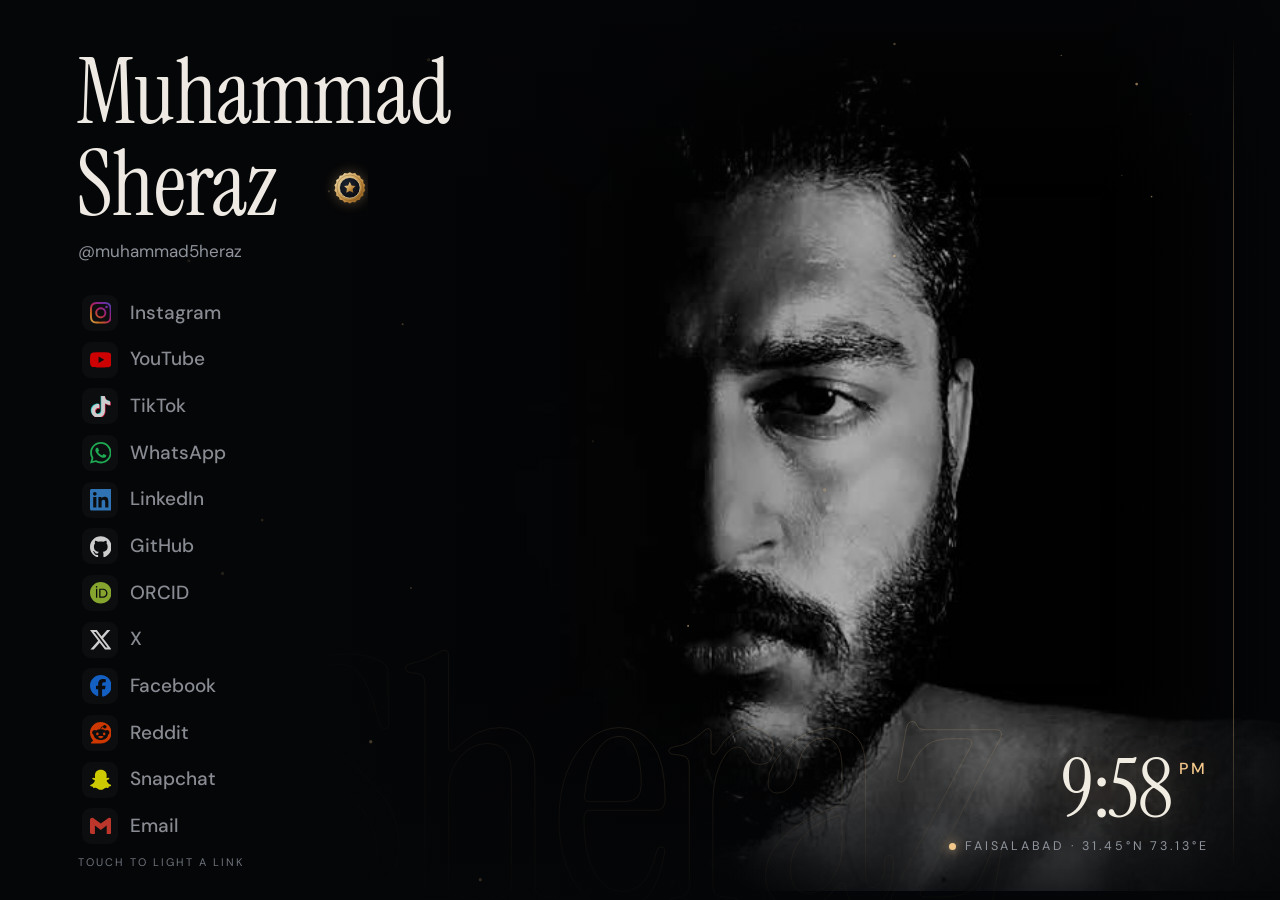
<file: index.html>
<!doctype html>
<html lang="en">
<head>
<meta charset="utf-8">
<meta name="viewport" content="width=device-width, initial-scale=1, viewport-fit=cover">
<meta name="color-scheme" content="dark">
<meta name="theme-color" content="#050608">
<title>Muhammad Sheraz</title>
<meta name="description" content="Muhammad Sheraz. Instagram, YouTube, TikTok, WhatsApp, LinkedIn, GitHub, ORCID and more, all in one place.">
<meta property="og:title" content="Muhammad Sheraz">
<meta property="og:description" content="Every link in one place.">
<meta property="og:image" content="assets/portrait.jpg">
<link rel="icon" href="data:image/svg+xml,%3Csvg xmlns='http://www.w3.org/2000/svg' viewBox='0 0 32 32'%3E%3Crect width='32' height='32' rx='9' fill='%23050608'/%3E%3Ccircle cx='16' cy='16' r='9' fill='none' stroke='%23F3C98B' stroke-width='2'/%3E%3C/svg%3E">
<link rel="preconnect" href="https://fonts.googleapis.com"><link rel="preconnect" href="https://fonts.gstatic.com" crossorigin><link href="https://fonts.googleapis.com/css2?family=Instrument+Serif:ital@0;1&family=DM+Sans:wght@400;500&display=swap" rel="stylesheet">
<style>
@property --bc{syntax:'<color>';inherits:true;initial-value:#E1306C}
*{box-sizing:border-box;margin:0;padding:0;-webkit-tap-highlight-color:transparent}
html,body{height:100%;background:#050608;color:#EEEAE3;font:16px/1.4 'DM Sans',system-ui,sans-serif;overflow:hidden;overscroll-behavior:none}
svg{display:block}
a{color:inherit;text-decoration:none}
.stage{position:fixed;inset:0;overflow:hidden}
/* photo */
.bg{position:absolute;left:calc(72vw - 38.2dvh);top:-40dvh;width:79.6dvh;height:136dvh;object-fit:fill;
  animation:bgIn 2.2s cubic-bezier(.2,.7,.2,1) both,breathe 14s ease-in-out 2.2s infinite alternate;will-change:transform}
@keyframes bgIn{from{opacity:0;transform:scale(1.12)}to{opacity:1;transform:scale(1)}}
@keyframes breathe{from{transform:scale(1)}to{transform:scale(1.035) translate(-.4%,.3%)}}
.vig{position:absolute;inset:0;pointer-events:none;
  background:linear-gradient(90deg,#050608 0%,rgba(5,6,8,.82) 34%,rgba(5,6,8,0) 64%),
  linear-gradient(180deg,rgba(5,6,8,.92) 0%,rgba(5,6,8,0) 26%,rgba(5,6,8,0) 80%,rgba(5,6,8,.95) 100%),linear-gradient(180deg,transparent 90%,#050608 96.5%)}
.beam{position:absolute;left:0;top:0;width:min(80vw,900px);height:150px;pointer-events:none;mix-blend-mode:screen;opacity:0;
  background:radial-gradient(ellipse at 0% 50%,color-mix(in srgb,var(--bc) 46%,transparent),transparent 66%);filter:blur(12px);
  transition:transform .8s cubic-bezier(.2,.8,.2,1),--bc .8s ease,opacity .8s;transform:translate(120px,0) rotate(-6deg);transform-origin:0 50%}
canvas{position:absolute;inset:0;width:100%;height:100%;pointer-events:none}
/* layout */
.wrap{position:absolute;inset:0;display:grid;grid-template-rows:auto auto auto minmax(0,1fr) auto;padding:max(14px,env(safe-area-inset-top)) 18px max(14px,env(safe-area-inset-bottom));max-width:100%}
.top{display:flex;justify-content:flex-end;padding:8px 6px 0}
.moon{display:flex;gap:8px;align-items:center;font-size:11.5px;letter-spacing:.14em;text-transform:uppercase;color:#BFB9AD;animation:fade 1.4s .9s both}
.moon i{width:8px;height:8px;border-radius:50%;background:#F3C98B;box-shadow:0 0 12px #F3C98B;animation:pulse 3s ease-in-out infinite}
@keyframes pulse{50%{opacity:.35}}
h1{font:400 clamp(34px,min(13.4vw,8.4dvh),56px)/.95 'Instrument Serif',serif;letter-spacing:-.01em;padding:clamp(6px,2dvh,18px) 6px 0}
h1 span{display:block;overflow:hidden;padding-bottom:.08em}
h1 span i{display:block;font-style:normal;animation:rise 1.1s cubic-bezier(.2,.8,.2,1) both}
h1 span:nth-child(1) i{animation-delay:.35s}h1 span:nth-child(2) i{animation-delay:.5s}
@keyframes rise{from{transform:translateY(105%);filter:blur(6px)}to{transform:none;filter:none}}
.sub{padding:6px 8px clamp(4px,1.6dvh,14px);color:#8F939B;font-size:14px;animation:fade 1.2s .8s both}
h1 span.l2{display:flex;align-items:center;width:max-content;max-width:100%}
.seal{position:relative;flex:none;display:block;width:.42em;min-width:26px;margin-left:.6em;margin-top:.08em;filter:drop-shadow(0 0 7px rgba(243,201,139,.35));opacity:.92;animation:sealIn 1.2s cubic-bezier(.2,.8,.2,1) 1.1s both;transition:transform .6s cubic-bezier(.2,.8,.2,1),filter .5s,opacity .4s;-webkit-tap-highlight-color:transparent}
.seal::after{content:"";position:absolute;inset:-14px}
.seal svg{display:block;width:100%;height:auto;animation:sealspin 40s linear infinite}
.seal .ssh{animation:sealsweep 6s ease-in-out 2.6s infinite}
.seal:hover,.seal:focus-visible{opacity:1;transform:rotate(72deg) scale(1.18);filter:drop-shadow(0 0 12px rgba(243,201,139,.7));outline:none}
@keyframes sealIn{from{opacity:0;transform:scale(.3) rotate(-120deg)}to{opacity:.92;transform:none}}
@keyframes sealspin{to{transform:rotate(360deg)}}
@keyframes sealsweep{0%,55%{transform:skewX(-20deg) translateX(0)}100%{transform:skewX(-20deg) translateX(260px)}}
@media (prefers-reduced-motion:reduce){.seal svg,.seal .ssh{animation:none}}
@keyframes fade{from{opacity:0}to{opacity:1}}
.list{position:relative;display:flex;flex-direction:column;justify-content:flex-start;min-height:0;align-self:stretch;gap:2px;width:min(230px,62vw)}
.row{position:relative;flex:1 1 0;max-height:46px;min-height:0;display:flex;align-items:center;gap:12px;padding:0 12px;border-radius:14px;color:#A9ADB4;opacity:0;
  animation:rowIn .8s cubic-bezier(.2,.8,.2,1) calc(.9s + var(--i)*.055s) forwards;transition:color .4s,background .5s,box-shadow .5s;outline:none}
@keyframes rowIn{from{opacity:0;transform:translateX(-18px)}to{opacity:.8;transform:none}}
.row .g{width:28px;height:28px;border-radius:9px;display:grid;place-items:center;background:rgba(255,255,255,.04);transition:background .4s,box-shadow .5s,transform .5s cubic-bezier(.2,.8,.2,1);flex:none}
.row .g svg{width:20px;height:20px}
.row b{font-weight:500;font-size:clamp(14px,2.1dvh,16px);transition:transform .5s cubic-bezier(.2,.8,.2,1)}
.row.lit{opacity:1!important;color:#fff;background:linear-gradient(90deg,color-mix(in srgb,var(--b) 30%,transparent),transparent 92%);box-shadow:inset 2px 0 0 var(--b)}
.row.lit .g{background:#0A0C0F;box-shadow:0 0 22px -2px var(--b);transform:scale(1.08)}
.row.lit b{transform:translateX(4px)}
.hint{text-align:center;padding-top:6px;font:400 11px 'DM Sans';letter-spacing:.18em;text-transform:uppercase;color:#6E737B;animation:fade 1.4s 2s both}
/* flood on tap */
.flood{position:fixed;width:20px;height:20px;border-radius:50%;margin:-10px 0 0 -10px;background:var(--bc);pointer-events:none;z-index:9;transform:scale(0);transition:transform .55s cubic-bezier(.6,0,.2,1)}
.flood.go{transform:scale(160)}
/* desktop */
.ghost,.clock2,.frame{display:none}
@media (min-aspect-ratio:1/1){
 .bg{left:calc(64vw - 52dvh);right:auto;top:-86dvh;width:108.2dvh;height:185dvh;object-fit:fill}
 .vig{background:linear-gradient(90deg,#050608 0%,#050608 24%,rgba(5,6,8,.6) 42%,rgba(5,6,8,0) 66%),linear-gradient(180deg,rgba(5,6,8,.65),rgba(5,6,8,0) 22%,rgba(5,6,8,0) 76%,rgba(5,6,8,.9)),linear-gradient(270deg,rgba(5,6,8,.85),rgba(5,6,8,0) 14%)}
 .wrap{position:absolute;right:auto;width:min(560px,42vw);padding-left:max(36px,5.5vw);padding-right:20px;padding-top:max(22px,3.5dvh);padding-bottom:max(22px,3.5dvh)}
 .top{height:0;padding:0;overflow:hidden;visibility:hidden}
 h1{font-size:clamp(44px,min(7vw,12dvh),104px);padding-left:6px}
 .sub{font-size:clamp(14px,1.9dvh,17px);padding-bottom:clamp(8px,3dvh,28px)}
 .list{width:min(300px,100%)}
 .row{max-height:54px}
 .row .g{width:clamp(28px,4.4dvh,36px);height:clamp(28px,4.4dvh,36px)}
 .row .g svg{width:60%;height:60%}
 .row b{font-size:clamp(15px,2.5dvh,19px)}
 .hint{text-align:left;padding-left:8px}
 .ghost{display:block;position:absolute;left:21vw;bottom:-3dvh;font:400 clamp(160px,27vw,480px)/.8 'Instrument Serif',serif;letter-spacing:-.03em;color:transparent;-webkit-text-stroke:1px rgba(243,201,139,.22);pointer-events:none;white-space:nowrap;animation:fade 3s 1.2s both}
 .frame{display:block;position:absolute;right:clamp(28px,3.6vw,64px);top:clamp(22px,3.5dvh,40px);bottom:clamp(22px,3.5dvh,40px);width:1px;background:linear-gradient(180deg,transparent,rgba(243,201,139,.35) 20%,rgba(243,201,139,.35) 80%,transparent);animation:fade 2s 1.4s both;pointer-events:none}
 .clock2{display:block;position:absolute;right:clamp(48px,5.6vw,96px);bottom:clamp(26px,5dvh,56px);text-align:right;animation:fade 2s 1.6s both}
 .clock2 .t{font:400 clamp(44px,9dvh,92px)/1 'Instrument Serif',serif;letter-spacing:-.02em;color:#F1ECE2;text-shadow:0 0 40px rgba(243,201,139,.25)}
 .clock2 .t small{font:500 clamp(12px,1.8dvh,16px) 'DM Sans';letter-spacing:.2em;color:#F3C98B;margin-left:8px;vertical-align:top;position:relative;top:.6em}
 .clock2 .p{margin-top:8px;font-size:clamp(10.5px,1.5dvh,12.5px);letter-spacing:.22em;text-transform:uppercase;color:#8F939B}
 .clock2 .p i{display:inline-block;width:7px;height:7px;border-radius:50%;background:#F3C98B;box-shadow:0 0 12px #F3C98B;margin-right:9px;animation:pulse 3s ease-in-out infinite}
}
@media (prefers-reduced-motion:reduce){
 *{animation-duration:.01ms!important;animation-delay:0s!important;animation-iteration-count:1!important;transition-duration:.01ms!important}
 canvas{display:none}
}
</style>
</head>
<body>
<svg width="0" height="0" style="position:absolute" aria-hidden="true"><defs><linearGradient id="igGrad" x1="0" y1="1" x2="1" y2="0"><stop offset="0" stop-color="#FEDA75"/><stop offset=".25" stop-color="#FA7E1E"/><stop offset=".5" stop-color="#D62976"/><stop offset=".75" stop-color="#962FBF"/><stop offset="1" stop-color="#4F5BD5"/></linearGradient></defs></svg>
<div class="stage" id="stage">
 <img class="bg" id="bg" src="assets/portrait.jpg" alt="Portrait of Muhammad Sheraz" fetchpriority="high">
 <div class="ghost" aria-hidden="true">Sheraz</div>
 <div class="vig"></div>
 <div class="beam" id="beam"></div>
 <canvas id="dust"></canvas>
 <div class="frame"></div>
 <div class="clock2" aria-hidden="true"><div class="t"><span id="t2">--:--</span><small id="ap">PM</small></div><div class="p"><i></i>Faisalabad &middot; 31.45&deg;N 73.13&deg;E</div></div>
 <main class="wrap">
  <div class="top"><div class="moon"><i></i><span id="clock">Faisalabad</span></div></div>
  <h1><span><i>Muhammad</i></span><span class="l2"><i>Sheraz</i><a class="seal" href="https://muhammad5heraz.github.io/portfolio/" rel="noopener" title="Portfolio" aria-label="Open my portfolio"><svg viewBox="0 0 120 120" aria-hidden="true"><defs><linearGradient id="sg" x1="0" y1="0" x2="1" y2="1"><stop offset="0" stop-color="#FFF1C9"/><stop offset=".3" stop-color="#F3CC86"/><stop offset=".65" stop-color="#C98F3E"/><stop offset="1" stop-color="#7E5219"/></linearGradient><radialGradient id="sc" cx=".35" cy=".3" r=".9"><stop offset="0" stop-color="#1D2433"/><stop offset="1" stop-color="#07090D"/></radialGradient><linearGradient id="ss" x1="0" y1="0" x2="1" y2="0"><stop offset="0" stop-color="#fff" stop-opacity="0"/><stop offset=".5" stop-color="#fff" stop-opacity=".8"/><stop offset="1" stop-color="#fff" stop-opacity="0"/></linearGradient><clipPath id="sk"><circle cx="60" cy="60" r="50"/></clipPath></defs><path d="M60.0,10.0 L68.0,14.7 L77.1,13.0 L83.0,20.2 L92.1,21.7 L95.2,30.4 L103.3,35.0 L103.2,44.3 L109.2,51.3 L106.0,60.0 L109.2,68.7 L103.2,75.7 L103.3,85.0 L95.2,89.6 L92.1,98.3 L83.0,99.8 L77.1,107.0 L68.0,105.3 L60.0,110.0 L52.0,105.3 L42.9,107.0 L37.0,99.8 L27.9,98.3 L24.8,89.6 L16.7,85.0 L16.8,75.7 L10.8,68.7 L14.0,60.0 L10.8,51.3 L16.8,44.3 L16.7,35.0 L24.8,30.4 L27.9,21.7 L37.0,20.2 L42.9,13.0 L52.0,14.7Z" fill="url(#sg)"/><circle cx="60" cy="60" r="41" fill="none" stroke="#6F4614" stroke-opacity=".55" stroke-width="2"/><circle cx="60" cy="60" r="33" fill="url(#sc)" stroke="#FFE7AE" stroke-width="2.4"/><path d="M60 41l5.6 11.6 12.7 1.8-9.2 9 2.2 12.7L60 70l-11.3 6 2.2-12.7-9.2-9 12.7-1.8z" fill="url(#sg)"/><g clip-path="url(#sk)"><rect class="ssh" x="-50" y="-10" width="30" height="140" fill="url(#ss)" transform="skewX(-20)"/></g></svg></a></span></h1>
  <div class="sub">@muhammad5heraz</div>
  <nav class="list" id="list" aria-label="Links">
<a class="row" style="--b:#E1306C;--i:0" href="https://www.instagram.com/muhammad5heraz" rel="noopener"><span class="g"><svg viewBox="0 0 24 24" aria-hidden="true"><path fill="url(#igGrad)" d="M7.0301.084c-1.2768.0602-2.1487.264-2.911.5634-.7888.3075-1.4575.72-2.1228 1.3877-.6652.6677-1.075 1.3368-1.3802 2.127-.2954.7638-.4956 1.6365-.552 2.914-.0564 1.2775-.0689 1.6882-.0626 4.947.0062 3.2586.0206 3.6671.0825 4.9473.061 1.2765.264 2.1482.5635 2.9107.308.7889.72 1.4573 1.388 2.1228.6679.6655 1.3365 1.0743 2.1285 1.38.7632.295 1.6361.4961 2.9134.552 1.2773.056 1.6884.069 4.9462.0627 3.2578-.0062 3.668-.0207 4.9478-.0814 1.28-.0607 2.147-.2652 2.9098-.5633.7889-.3086 1.4578-.72 2.1228-1.3881.665-.6682 1.0745-1.3378 1.3795-2.1284.2957-.7632.4966-1.636.552-2.9124.056-1.2809.0692-1.6898.063-4.948-.0063-3.2583-.021-3.6668-.0817-4.9465-.0607-1.2797-.264-2.1487-.5633-2.9117-.3084-.7889-.72-1.4568-1.3876-2.1228C21.2982 1.33 20.628.9208 19.8378.6165 19.074.321 18.2017.1197 16.9244.0645 15.6471.0093 15.236-.005 11.977.0014 8.718.0076 8.31.0215 7.0301.0839m.1402 21.6932c-1.17-.0509-1.8053-.2453-2.2287-.408-.5606-.216-.96-.4771-1.3819-.895-.422-.4178-.6811-.8186-.9-1.378-.1644-.4234-.3624-1.058-.4171-2.228-.0595-1.2645-.072-1.6442-.079-4.848-.007-3.2037.0053-3.583.0607-4.848.05-1.169.2456-1.805.408-2.2282.216-.5613.4762-.96.895-1.3816.4188-.4217.8184-.6814 1.3783-.9003.423-.1651 1.0575-.3614 2.227-.4171 1.2655-.06 1.6447-.072 4.848-.079 3.2033-.007 3.5835.005 4.8495.0608 1.169.0508 1.8053.2445 2.228.408.5608.216.96.4754 1.3816.895.4217.4194.6816.8176.9005 1.3787.1653.4217.3617 1.056.4169 2.2263.0602 1.2655.0739 1.645.0796 4.848.0058 3.203-.0055 3.5834-.061 4.848-.051 1.17-.245 1.8055-.408 2.2294-.216.5604-.4763.96-.8954 1.3814-.419.4215-.8181.6811-1.3783.9-.4224.1649-1.0577.3617-2.2262.4174-1.2656.0595-1.6448.072-4.8493.079-3.2045.007-3.5825-.006-4.848-.0608M16.953 5.5864A1.44 1.44 0 1 0 18.39 4.144a1.44 1.44 0 0 0-1.437 1.4424M5.8385 12.012c.0067 3.4032 2.7706 6.1557 6.173 6.1493 3.4026-.0065 6.157-2.7701 6.1506-6.1733-.0065-3.4032-2.771-6.1565-6.174-6.1498-3.403.0067-6.156 2.771-6.1496 6.1738M8 12.0077a4 4 0 1 1 4.008 3.9921A3.9996 3.9996 0 0 1 8 12.0077"/></svg></span><b>Instagram</b></a>
<a class="row" style="--b:#FF2B2B;--i:1" href="https://youtube.com/@muhammad5heraz" rel="noopener"><span class="g"><svg viewBox="0 0 24 24" aria-hidden="true"><path fill="#FF0000" d="M23.498 6.186a3.016 3.016 0 0 0-2.122-2.136C19.505 3.545 12 3.545 12 3.545s-7.505 0-9.377.505A3.017 3.017 0 0 0 .502 6.186C0 8.07 0 12 0 12s0 3.93.502 5.814a3.016 3.016 0 0 0 2.122 2.136c1.871.505 9.376.505 9.376.505s7.505 0 9.377-.505a3.015 3.015 0 0 0 2.122-2.136C24 15.93 24 12 24 12s0-3.93-.502-5.814zM9.545 15.568V8.432L15.818 12l-6.273 3.568z"/></svg></span><b>YouTube</b></a>
<a class="row" style="--b:#25F4EE;--i:2" href="https://www.tiktok.com/@muhammad5heraz" rel="noopener"><span class="g"><svg viewBox="0 0 24 24" aria-hidden="true"><path fill="#25F4EE" transform="translate(-.7 -.7)" d="M12.525.02c1.31-.02 2.61-.01 3.91-.02.08 1.53.63 3.09 1.75 4.17 1.12 1.11 2.7 1.62 4.24 1.79v4.03c-1.44-.05-2.89-.35-4.2-.97-.57-.26-1.1-.59-1.62-.93-.01 2.92.01 5.84-.02 8.75-.08 1.4-.54 2.79-1.35 3.94-1.31 1.92-3.58 3.17-5.91 3.21-1.43.08-2.86-.31-4.08-1.03-2.02-1.19-3.44-3.37-3.65-5.71-.02-.5-.03-1-.01-1.49.18-1.9 1.12-3.72 2.58-4.96 1.66-1.44 3.98-2.13 6.15-1.72.02 1.48-.04 2.96-.04 4.44-.99-.32-2.15-.23-3.02.37-.63.41-1.11 1.04-1.36 1.75-.21.51-.15 1.07-.14 1.61.24 1.64 1.82 3.02 3.5 2.87 1.12-.01 2.19-.66 2.77-1.61.19-.33.4-.67.41-1.06.1-1.79.06-3.57.07-5.36.01-4.03-.01-8.05.02-12.07z"/><path fill="#FE2C55" transform="translate(.7 .7)" d="M12.525.02c1.31-.02 2.61-.01 3.91-.02.08 1.53.63 3.09 1.75 4.17 1.12 1.11 2.7 1.62 4.24 1.79v4.03c-1.44-.05-2.89-.35-4.2-.97-.57-.26-1.1-.59-1.62-.93-.01 2.92.01 5.84-.02 8.75-.08 1.4-.54 2.79-1.35 3.94-1.31 1.92-3.58 3.17-5.91 3.21-1.43.08-2.86-.31-4.08-1.03-2.02-1.19-3.44-3.37-3.65-5.71-.02-.5-.03-1-.01-1.49.18-1.9 1.12-3.72 2.58-4.96 1.66-1.44 3.98-2.13 6.15-1.72.02 1.48-.04 2.96-.04 4.44-.99-.32-2.15-.23-3.02.37-.63.41-1.11 1.04-1.36 1.75-.21.51-.15 1.07-.14 1.61.24 1.64 1.82 3.02 3.5 2.87 1.12-.01 2.19-.66 2.77-1.61.19-.33.4-.67.41-1.06.1-1.79.06-3.57.07-5.36.01-4.03-.01-8.05.02-12.07z"/><path fill="#fff" d="M12.525.02c1.31-.02 2.61-.01 3.91-.02.08 1.53.63 3.09 1.75 4.17 1.12 1.11 2.7 1.62 4.24 1.79v4.03c-1.44-.05-2.89-.35-4.2-.97-.57-.26-1.1-.59-1.62-.93-.01 2.92.01 5.84-.02 8.75-.08 1.4-.54 2.79-1.35 3.94-1.31 1.92-3.58 3.17-5.91 3.21-1.43.08-2.86-.31-4.08-1.03-2.02-1.19-3.44-3.37-3.65-5.71-.02-.5-.03-1-.01-1.49.18-1.9 1.12-3.72 2.58-4.96 1.66-1.44 3.98-2.13 6.15-1.72.02 1.48-.04 2.96-.04 4.44-.99-.32-2.15-.23-3.02.37-.63.41-1.11 1.04-1.36 1.75-.21.51-.15 1.07-.14 1.61.24 1.64 1.82 3.02 3.5 2.87 1.12-.01 2.19-.66 2.77-1.61.19-.33.4-.67.41-1.06.1-1.79.06-3.57.07-5.36.01-4.03-.01-8.05.02-12.07z"/></svg></span><b>TikTok</b></a>
<a class="row" style="--b:#25D366;--i:3" href="https://wa.me/923039286940" rel="noopener"><span class="g"><svg viewBox="0 0 24 24" aria-hidden="true"><path fill="#25D366" d="M17.472 14.382c-.297-.149-1.758-.867-2.03-.967-.273-.099-.471-.148-.67.15-.197.297-.767.966-.94 1.164-.173.199-.347.223-.644.075-.297-.15-1.255-.463-2.39-1.475-.883-.788-1.48-1.761-1.653-2.059-.173-.297-.018-.458.13-.606.134-.133.298-.347.446-.52.149-.174.198-.298.298-.497.099-.198.05-.371-.025-.52-.075-.149-.669-1.612-.916-2.207-.242-.579-.487-.5-.669-.51-.173-.008-.371-.01-.57-.01-.198 0-.52.074-.792.372-.272.297-1.04 1.016-1.04 2.479 0 1.462 1.065 2.875 1.213 3.074.149.198 2.096 3.2 5.077 4.487.709.306 1.262.489 1.694.625.712.227 1.36.195 1.871.118.571-.085 1.758-.719 2.006-1.413.248-.694.248-1.289.173-1.413-.074-.124-.272-.198-.57-.347m-5.421 7.403h-.004a9.87 9.87 0 01-5.031-1.378l-.361-.214-3.741.982.998-3.648-.235-.374a9.86 9.86 0 01-1.51-5.26c.001-5.45 4.436-9.884 9.888-9.884 2.64 0 5.122 1.03 6.988 2.898a9.825 9.825 0 012.893 6.994c-.003 5.45-4.437 9.884-9.885 9.884m8.413-18.297A11.815 11.815 0 0012.05 0C5.495 0 .16 5.335.157 11.892c0 2.096.547 4.142 1.588 5.945L.057 24l6.305-1.654a11.882 11.882 0 005.683 1.448h.005c6.554 0 11.89-5.335 11.893-11.893a11.821 11.821 0 00-3.48-8.413Z"/></svg></span><b>WhatsApp</b></a>
<a class="row" style="--b:#2F7FD6;--i:4" href="https://www.linkedin.com/in/muhammad-sheraz-9138302b9" rel="noopener"><span class="g"><svg viewBox="0 0 24 24" aria-hidden="true"><path fill="#3B8FE0" d="M20.447 20.452h-3.554v-5.569c0-1.328-.027-3.037-1.852-3.037-1.853 0-2.136 1.445-2.136 2.939v5.667H9.351V9h3.414v1.561h.046c.477-.9 1.637-1.85 3.37-1.85 3.601 0 4.267 2.37 4.267 5.455v6.286zM5.337 7.433c-1.144 0-2.063-.926-2.063-2.065 0-1.138.92-2.063 2.063-2.063 1.14 0 2.064.925 2.064 2.063 0 1.139-.925 2.065-2.064 2.065zm1.782 13.019H3.555V9h3.564v11.452zM22.225 0H1.771C.792 0 0 .774 0 1.729v20.542C0 23.227.792 24 1.771 24h20.451C23.2 24 24 23.227 24 22.271V1.729C24 .774 23.2 0 22.222 0h.003z"/></svg></span><b>LinkedIn</b></a>
<a class="row" style="--b:#C9CED6;--i:5" href="https://github.com/Muhammad5heraz" rel="noopener"><span class="g"><svg viewBox="0 0 24 24" aria-hidden="true"><path fill="#fff" d="M12 .297c-6.63 0-12 5.373-12 12 0 5.303 3.438 9.8 8.205 11.385.6.113.82-.258.82-.577 0-.285-.01-1.04-.015-2.04-3.338.724-4.042-1.61-4.042-1.61C4.422 18.07 3.633 17.7 3.633 17.7c-1.087-.744.084-.729.084-.729 1.205.084 1.838 1.236 1.838 1.236 1.07 1.835 2.809 1.305 3.495.998.108-.776.417-1.305.76-1.605-2.665-.3-5.466-1.332-5.466-5.93 0-1.31.465-2.38 1.235-3.22-.135-.303-.54-1.523.105-3.176 0 0 1.005-.322 3.3 1.23.96-.267 1.98-.399 3-.405 1.02.006 2.04.138 3 .405 2.28-1.552 3.285-1.23 3.285-1.23.645 1.653.24 2.873.12 3.176.765.84 1.23 1.91 1.23 3.22 0 4.61-2.805 5.625-5.475 5.92.42.36.81 1.096.81 2.22 0 1.606-.015 2.896-.015 3.286 0 .315.21.69.825.57C20.565 22.092 24 17.592 24 12.297c0-6.627-5.373-12-12-12"/></svg></span><b>GitHub</b></a>
<a class="row" style="--b:#A6CE39;--i:6" href="https://orcid.org/0009-0007-3877-2232" rel="noopener"><span class="g"><svg viewBox="0 0 24 24" aria-hidden="true"><path fill="#A6CE39" d="M12 0C5.372 0 0 5.372 0 12s5.372 12 12 12 12-5.372 12-12S18.628 0 12 0zM7.369 4.378c.525 0 .947.431.947.947s-.422.947-.947.947a.95.95 0 0 1-.947-.947c0-.525.422-.947.947-.947zm-.722 3.038h1.444v10.041H6.647V7.416zm3.562 0h3.9c3.712 0 5.344 2.653 5.344 5.025 0 2.578-2.016 5.025-5.325 5.025h-3.919V7.416zm1.444 1.303v7.444h2.297c3.272 0 4.022-2.484 4.022-3.722 0-2.016-1.284-3.722-4.097-3.722h-2.222z"/></svg></span><b>ORCID</b></a>
<a class="row" style="--b:#C9CED6;--i:7" href="https://twitter.com/AnshSheraz" rel="noopener"><span class="g"><svg viewBox="0 0 24 24" aria-hidden="true"><path fill="#fff" d="M18.901 1.153h3.68l-8.04 9.19L24 22.846h-7.406l-5.8-7.584-6.638 7.584H.474l8.6-9.83L0 1.154h7.594l5.243 6.932ZM17.61 20.644h2.039L6.486 3.24H4.298Z"/></svg></span><b>X</b></a>
<a class="row" style="--b:#1877F2;--i:8" href="https://www.facebook.com/anshshoukat/" rel="noopener"><span class="g"><svg viewBox="0 0 24 24" aria-hidden="true"><path fill="#1877F2" d="M9.101 23.691v-7.98H6.627v-3.667h2.474v-1.58c0-4.085 1.848-5.978 5.858-5.978.401 0 .955.042 1.468.103a8.68 8.68 0 0 1 1.141.195v3.325a8.623 8.623 0 0 0-.653-.036 26.805 26.805 0 0 0-.733-.009c-.707 0-1.259.096-1.675.309a1.686 1.686 0 0 0-.679.622c-.258.42-.374.995-.374 1.752v1.297h3.919l-.386 2.103-.287 1.564h-3.246v8.245C19.396 23.238 24 18.179 24 12.044c0-6.627-5.373-12-12-12s-12 5.373-12 12c0 5.628 3.874 10.35 9.101 11.647Z"/></svg></span><b>Facebook</b></a>
<a class="row" style="--b:#FF4500;--i:9" href="https://www.reddit.com/user/muhammad5heraz" rel="noopener"><span class="g"><svg viewBox="0 0 24 24" aria-hidden="true"><path fill="#FF4500" d="M12 0C5.373 0 0 5.373 0 12c0 3.314 1.343 6.314 3.515 8.485l-2.286 2.286C.775 23.225 1.097 24 1.738 24H12c6.627 0 12-5.373 12-12S18.627 0 12 0Zm4.388 3.199c1.104 0 1.999.895 1.999 1.999 0 1.105-.895 2-1.999 2-.946 0-1.739-.657-1.947-1.539v.002c-1.147.162-2.032 1.15-2.032 2.341v.007c1.776.067 3.4.567 4.686 1.363.473-.363 1.064-.58 1.707-.58 1.547 0 2.802 1.254 2.802 2.802 0 1.117-.655 2.081-1.601 2.531-.088 3.256-3.637 5.876-7.997 5.876-4.361 0-7.905-2.617-7.998-5.87-.954-.447-1.614-1.415-1.614-2.538 0-1.548 1.255-2.802 2.803-2.802.645 0 1.239.218 1.712.585 1.275-.79 2.881-1.291 4.64-1.365v-.01c0-1.663 1.263-3.034 2.88-3.207.188-.911.993-1.595 1.959-1.595Zm-8.085 8.376c-.784 0-1.459.78-1.506 1.797-.047 1.016.64 1.429 1.426 1.429.786 0 1.371-.369 1.418-1.385.047-1.017-.553-1.841-1.338-1.841Zm7.406 0c-.786 0-1.385.824-1.338 1.841.047 1.017.634 1.385 1.418 1.385.785 0 1.473-.413 1.426-1.429-.046-1.017-.721-1.797-1.506-1.797Zm-3.703 4.013c-.974 0-1.907.048-2.77.135-.147.015-.241.168-.183.305.483 1.154 1.622 1.964 2.953 1.964 1.33 0 2.47-.81 2.953-1.964.057-.137-.037-.29-.184-.305-.863-.087-1.795-.135-2.769-.135Z"/></svg></span><b>Reddit</b></a>
<a class="row" style="--b:#FFFC00;--i:10" href="https://www.snapchat.com/add/anshshoukat21" rel="noopener"><span class="g"><svg viewBox="0 0 24 24" aria-hidden="true"><path fill="#FFFC00" d="M12.206.793c.99 0 4.347.276 5.93 3.821.529 1.193.403 3.219.299 4.847l-.003.06c-.012.18-.022.345-.03.51.075.045.203.09.401.09.3-.016.659-.12 1.033-.301.165-.088.344-.104.464-.104.182 0 .359.029.509.09.45.149.734.479.734.838.015.449-.39.839-1.213 1.168-.089.029-.209.075-.344.119-.45.135-1.139.36-1.333.81-.09.224-.061.524.12.868l.015.015c.06.136 1.526 3.475 4.791 4.014.255.044.435.27.42.509 0 .075-.015.149-.045.225-.24.569-1.273.988-3.146 1.271-.059.091-.12.375-.164.57-.029.179-.074.36-.134.553-.076.271-.27.405-.555.405h-.03c-.135 0-.313-.031-.538-.074-.36-.075-.765-.135-1.273-.135-.3 0-.599.015-.913.074-.6.104-1.123.464-1.723.884-.853.599-1.826 1.288-3.294 1.288-.06 0-.119-.015-.18-.015h-.149c-1.468 0-2.427-.675-3.279-1.288-.599-.42-1.107-.779-1.707-.884-.314-.045-.629-.074-.928-.074-.54 0-.958.089-1.272.149-.211.043-.391.074-.54.074-.374 0-.523-.224-.583-.42-.061-.192-.09-.389-.135-.567-.046-.181-.105-.494-.166-.57-1.918-.222-2.95-.642-3.189-1.226-.031-.063-.052-.15-.055-.225-.015-.243.165-.465.42-.509 3.264-.54 4.73-3.879 4.791-4.02l.016-.029c.18-.345.224-.645.119-.869-.195-.434-.884-.658-1.332-.809-.121-.029-.24-.074-.346-.119-1.107-.435-1.257-.93-1.197-1.273.09-.479.674-.793 1.168-.793.146 0 .27.029.383.074.42.194.789.3 1.104.3.234 0 .384-.06.465-.105l-.046-.569c-.098-1.626-.225-3.651.307-4.837C7.392 1.077 10.739.807 11.727.807l.419-.015h.06z"/></svg></span><b>Snapchat</b></a>
<a class="row" style="--b:#EA4335;--i:11" href="#" id="mail"><span class="g"><svg viewBox="0 0 24 24" aria-hidden="true"><path fill="#EA4335" d="M24 5.457v13.909c0 .904-.732 1.636-1.636 1.636h-3.819V11.73L12 16.64l-6.545-4.91v9.273H1.636A1.636 1.636 0 0 1 0 19.366V5.457c0-2.023 2.309-3.178 3.927-1.964L5.455 4.64 12 9.548l6.545-4.91 1.528-1.145C21.69 2.28 24 3.434 24 5.457z"/></svg></span><b>Email</b></a>
  </nav>
  <div class="hint">touch to light a link</div>
 </main>
</div>
<script>
(function(){
  var list=document.getElementById('list'),beam=document.getElementById('beam'),rows=[].slice.call(list.children),cur=-1,last=0;
  function light(i){
    if(i===cur||!rows[i])return;
    if(rows[cur])rows[cur].classList.remove('lit');
    cur=i;var r=rows[i];r.classList.add('lit');
    var lr=list.getBoundingClientRect(),rr=r.getBoundingClientRect();
    beam.style.setProperty('--bc',getComputedStyle(r).getPropertyValue('--b'));
    beam.style.opacity='1';
    beam.style.transform='translate('+(rr.left+60)+'px,'+(rr.top+rr.height/2-75)+'px) rotate(-6deg)';
  }
  function touchedAt(i){last=Date.now();light(i)}
  rows.forEach(function(r,i){
    r.addEventListener('pointerenter',function(){touchedAt(i)});
    r.addEventListener('pointerdown',function(){touchedAt(i)});
    r.addEventListener('focus',function(){touchedAt(i)});
  });
  list.addEventListener('pointermove',function(e){
    var el=document.elementFromPoint(e.clientX,e.clientY);var row=el&&el.closest&&el.closest('.row');
    if(row){var i=rows.indexOf(row);if(i>-1)touchedAt(i)}
  });
  // idle searchlight patrols the list
  setTimeout(function(){light(0)},1500);
  setInterval(function(){if(Date.now()-last>5000){light((cur+1)%rows.length)}},2600);
  window.addEventListener('resize',function(){var c=cur;cur=-1;light(c<0?0:c)});
  // tap: colour floods the screen, then travel
  var fl=document.createElement('div');fl.className='flood';document.body.appendChild(fl);
  list.addEventListener('click',function(e){
    var a=e.target.closest('a');if(!a)return;
    if(e.metaKey||e.ctrlKey||e.shiftKey||e.button||a.id==='mail'||matchMedia('(prefers-reduced-motion:reduce)').matches)return;
    e.preventDefault();
    fl.style.setProperty('--bc',getComputedStyle(a).getPropertyValue('--b'));
    fl.style.left=e.clientX+'px';fl.style.top=e.clientY+'px';
    void fl.offsetWidth;fl.classList.add('go');
    setTimeout(function(){location.href=a.href},420);
  });
  window.addEventListener('pageshow',function(){fl.classList.remove('go')});
  // email assembled in script so it isn't scraped
  var addr=["anshshoukat","gmail.com"].join("@"),m=document.getElementById('mail');
  m.href="mailto:"+addr;
  // Faisalabad clock
  var ck=document.getElementById('clock');
  function tick(){try{ck.textContent="Faisalabad · "+new Intl.DateTimeFormat("en-US",{hour:"numeric",minute:"2-digit",hour12:true,timeZone:"Asia/Karachi"}).format(new Date())}catch(e){}}
  function tick2(){try{var p=new Intl.DateTimeFormat("en-US",{hour:"numeric",minute:"2-digit",hour12:true,timeZone:"Asia/Karachi"}).formatToParts(new Date()),h='',m='',a='';p.forEach(function(x){if(x.type==='hour')h=x.value;if(x.type==='minute')m=x.value;if(x.type==='dayPeriod')a=x.value});document.getElementById('t2').textContent=h+':'+m;document.getElementById('ap').textContent=a}catch(e){}}
  tick();tick2();setInterval(function(){tick();tick2()},1000);
  // photo drifts a touch with the pointer
  var bg=document.getElementById('bg');
  if(!matchMedia('(prefers-reduced-motion:reduce)').matches&&matchMedia('(hover:hover)').matches){
    window.addEventListener('pointermove',function(e){
      var x=(e.clientX/innerWidth-.5)*-14,y=(e.clientY/innerHeight-.5)*-10;
      bg.style.translate=x+'px '+y+'px';
    });
    bg.style.transition='translate .8s ease-out';
  }
  // dust motes in the beam
  var c=document.getElementById('dust'),x=c.getContext('2d'),W,H,dpr=Math.min(devicePixelRatio||1,2),M=[];
  function size(){W=c.width=innerWidth*dpr;H=c.height=innerHeight*dpr}
  size();addEventListener('resize',size);
  for(var k=0;k<46;k++)M.push({x:Math.random(),y:Math.random(),r:Math.random()*1.4+.4,s:Math.random()*.00006+.00002,p:Math.random()*6.28});
  (function loop(t){
    x.clearRect(0,0,W,H);
    M.forEach(function(m){
      m.y-=m.s*16;m.x+=Math.sin(t/3000+m.p)*.00006;if(m.y<-.02){m.y=1.02;m.x=Math.random()}
      var a=(.25+.35*Math.sin(t/900+m.p))*Math.min(1,m.x*1.6);
      x.fillStyle='rgba(243,201,139,'+Math.max(0,a)+')';x.beginPath();x.arc(m.x*W,m.y*H,m.r*dpr,0,6.28);x.fill();
    });
    requestAnimationFrame(loop);
  })(0);
})();
</script>
</body>
</html>
</file>
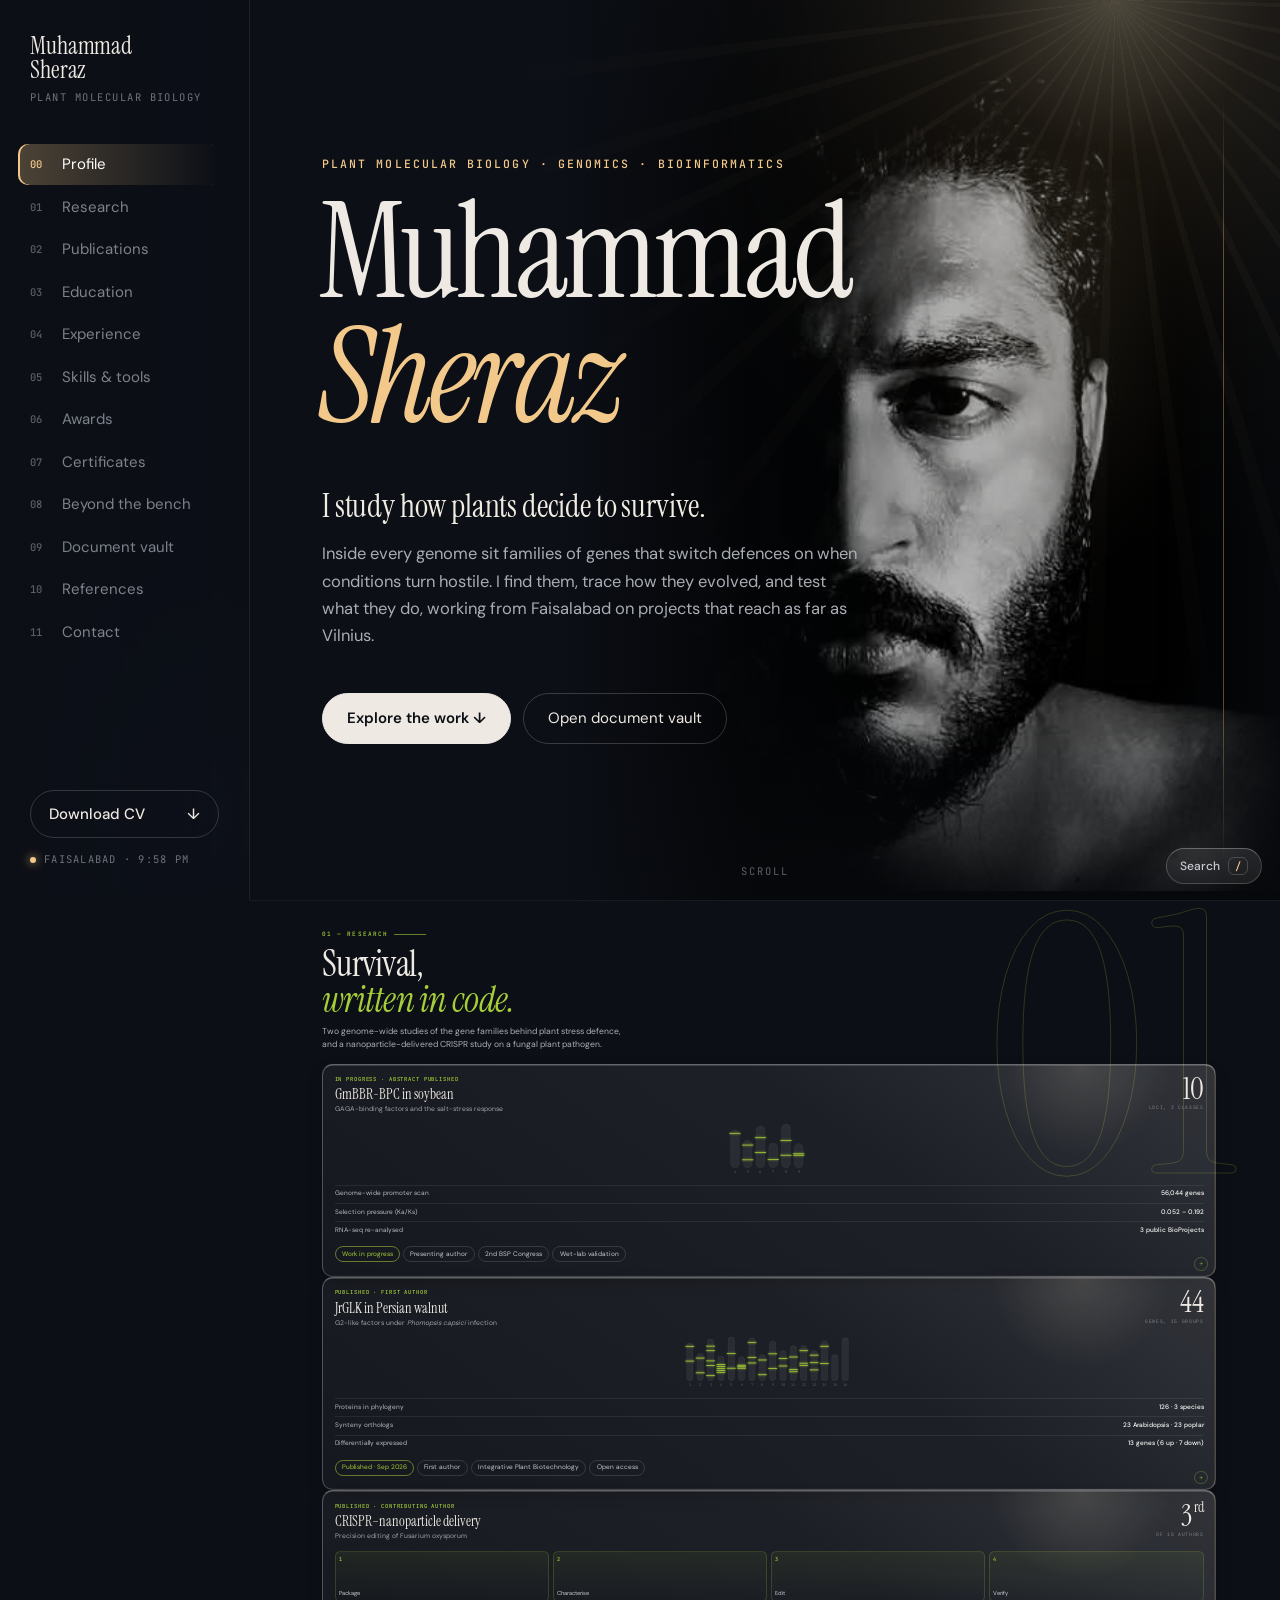
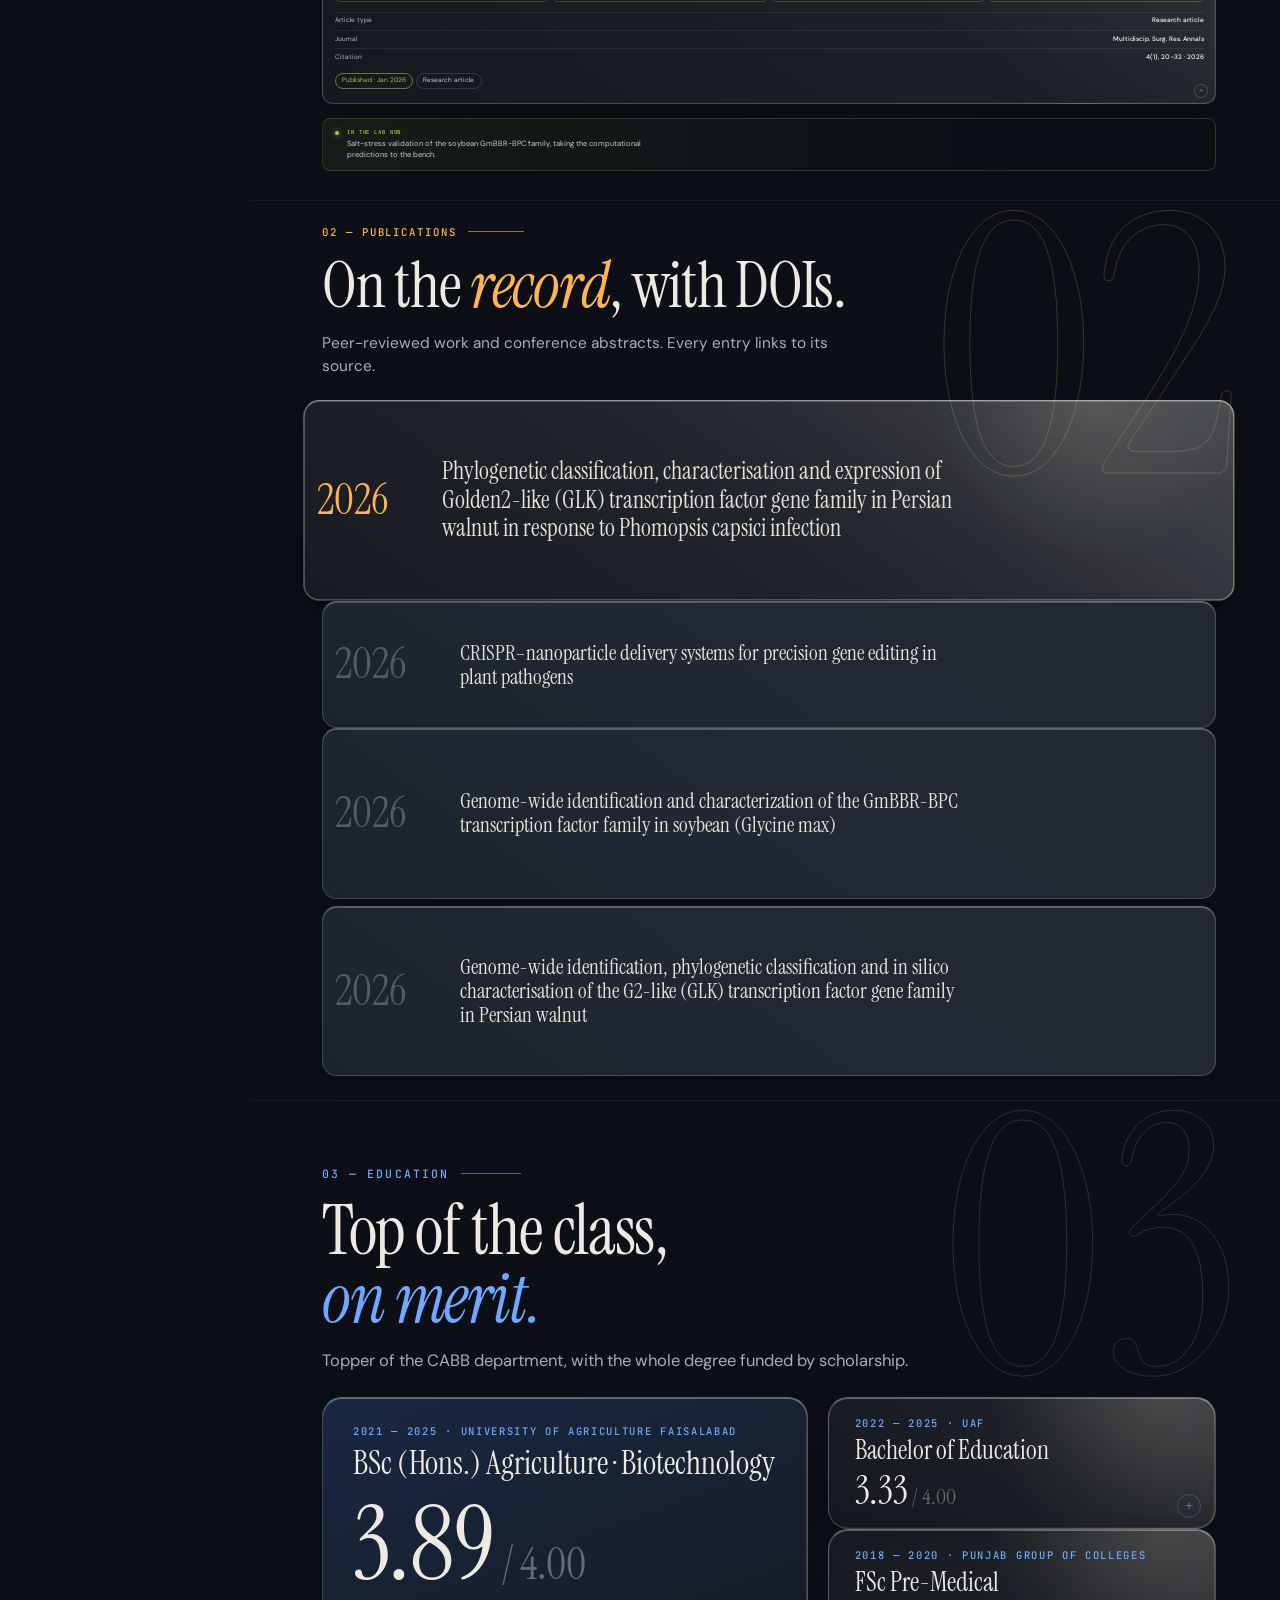
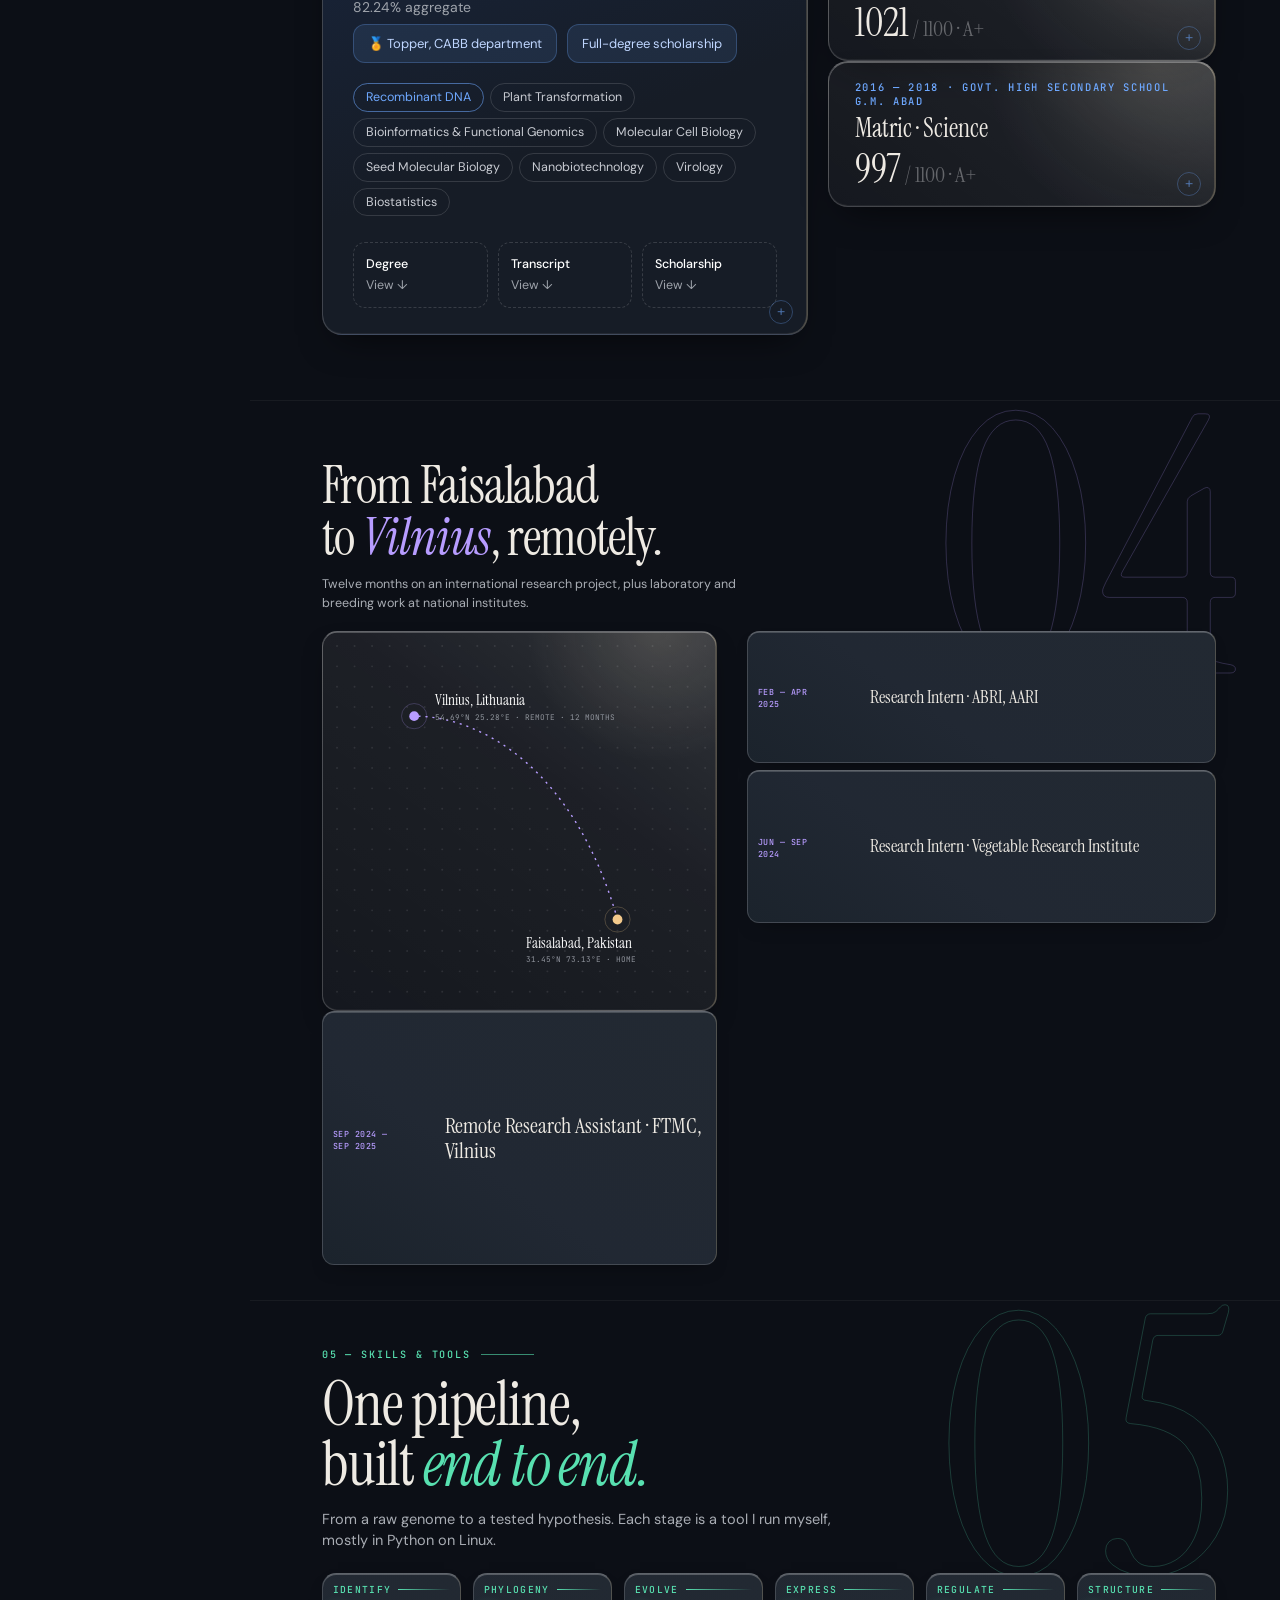
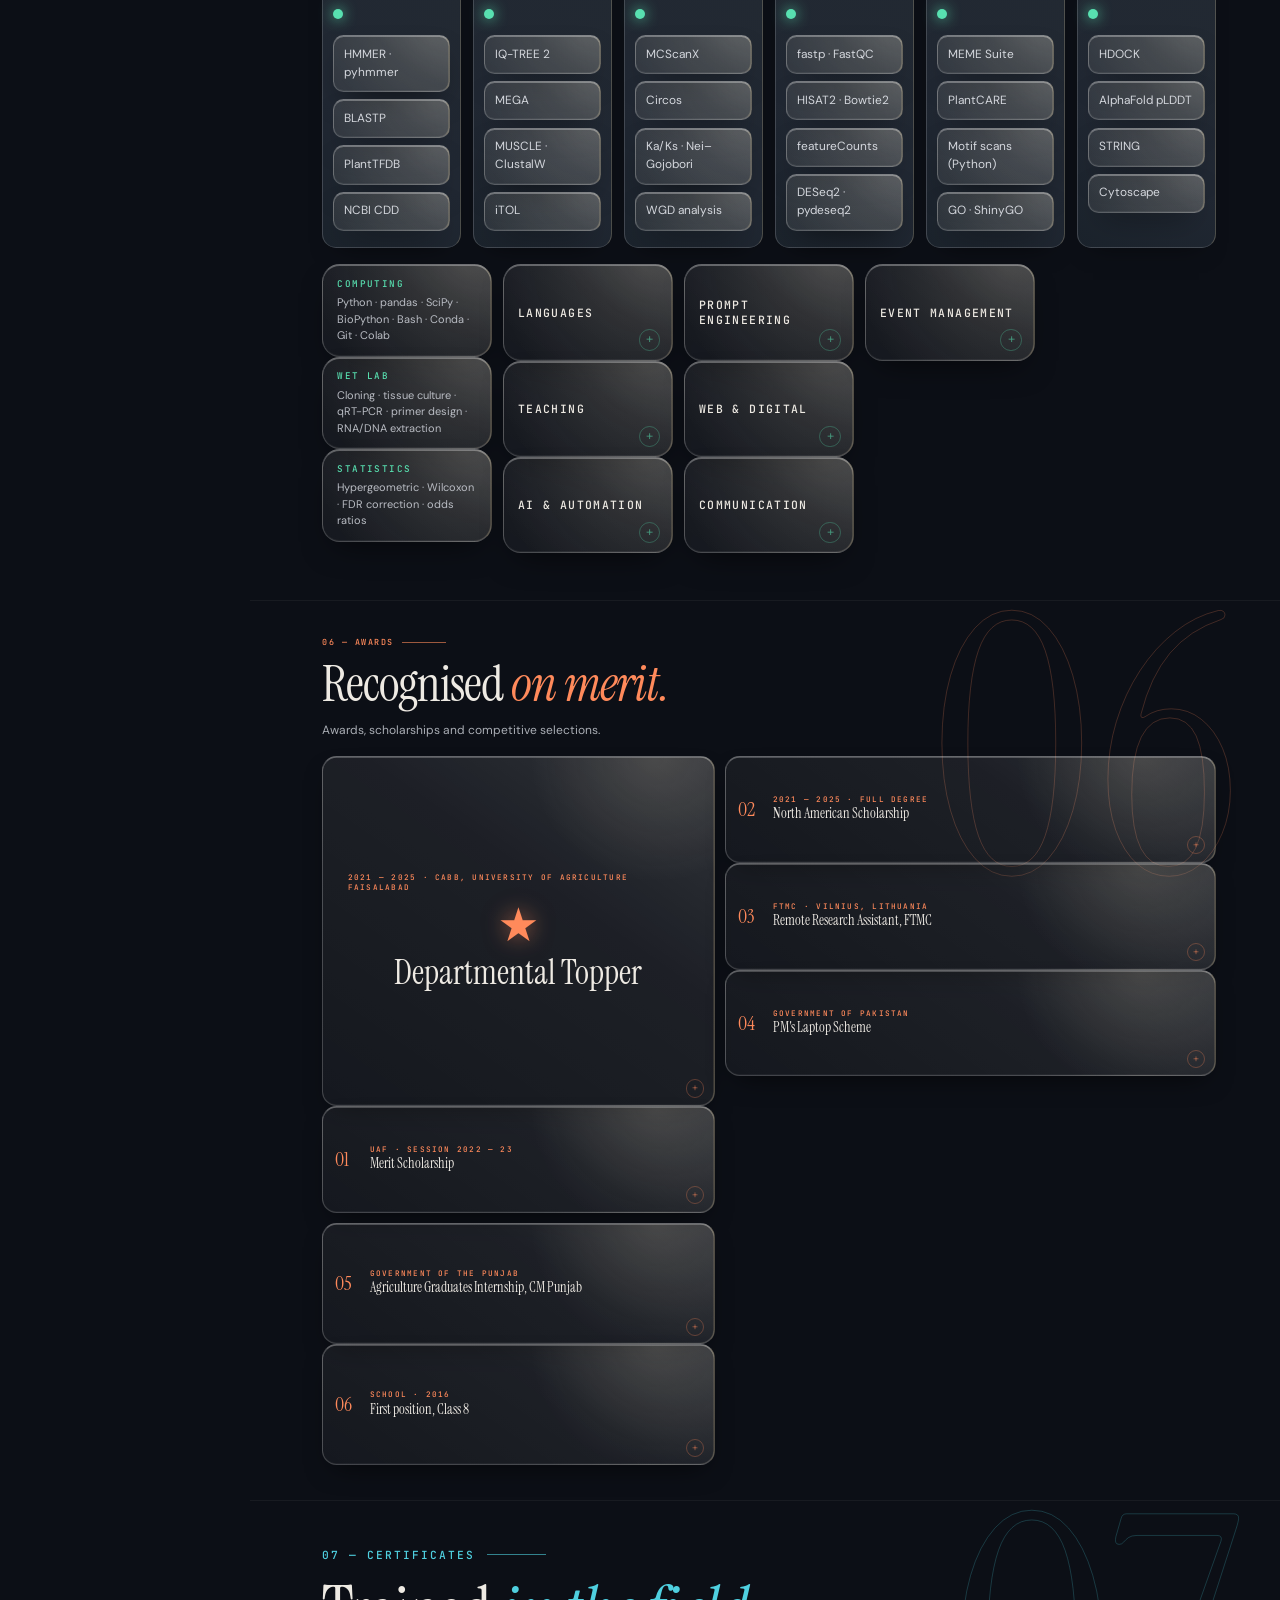
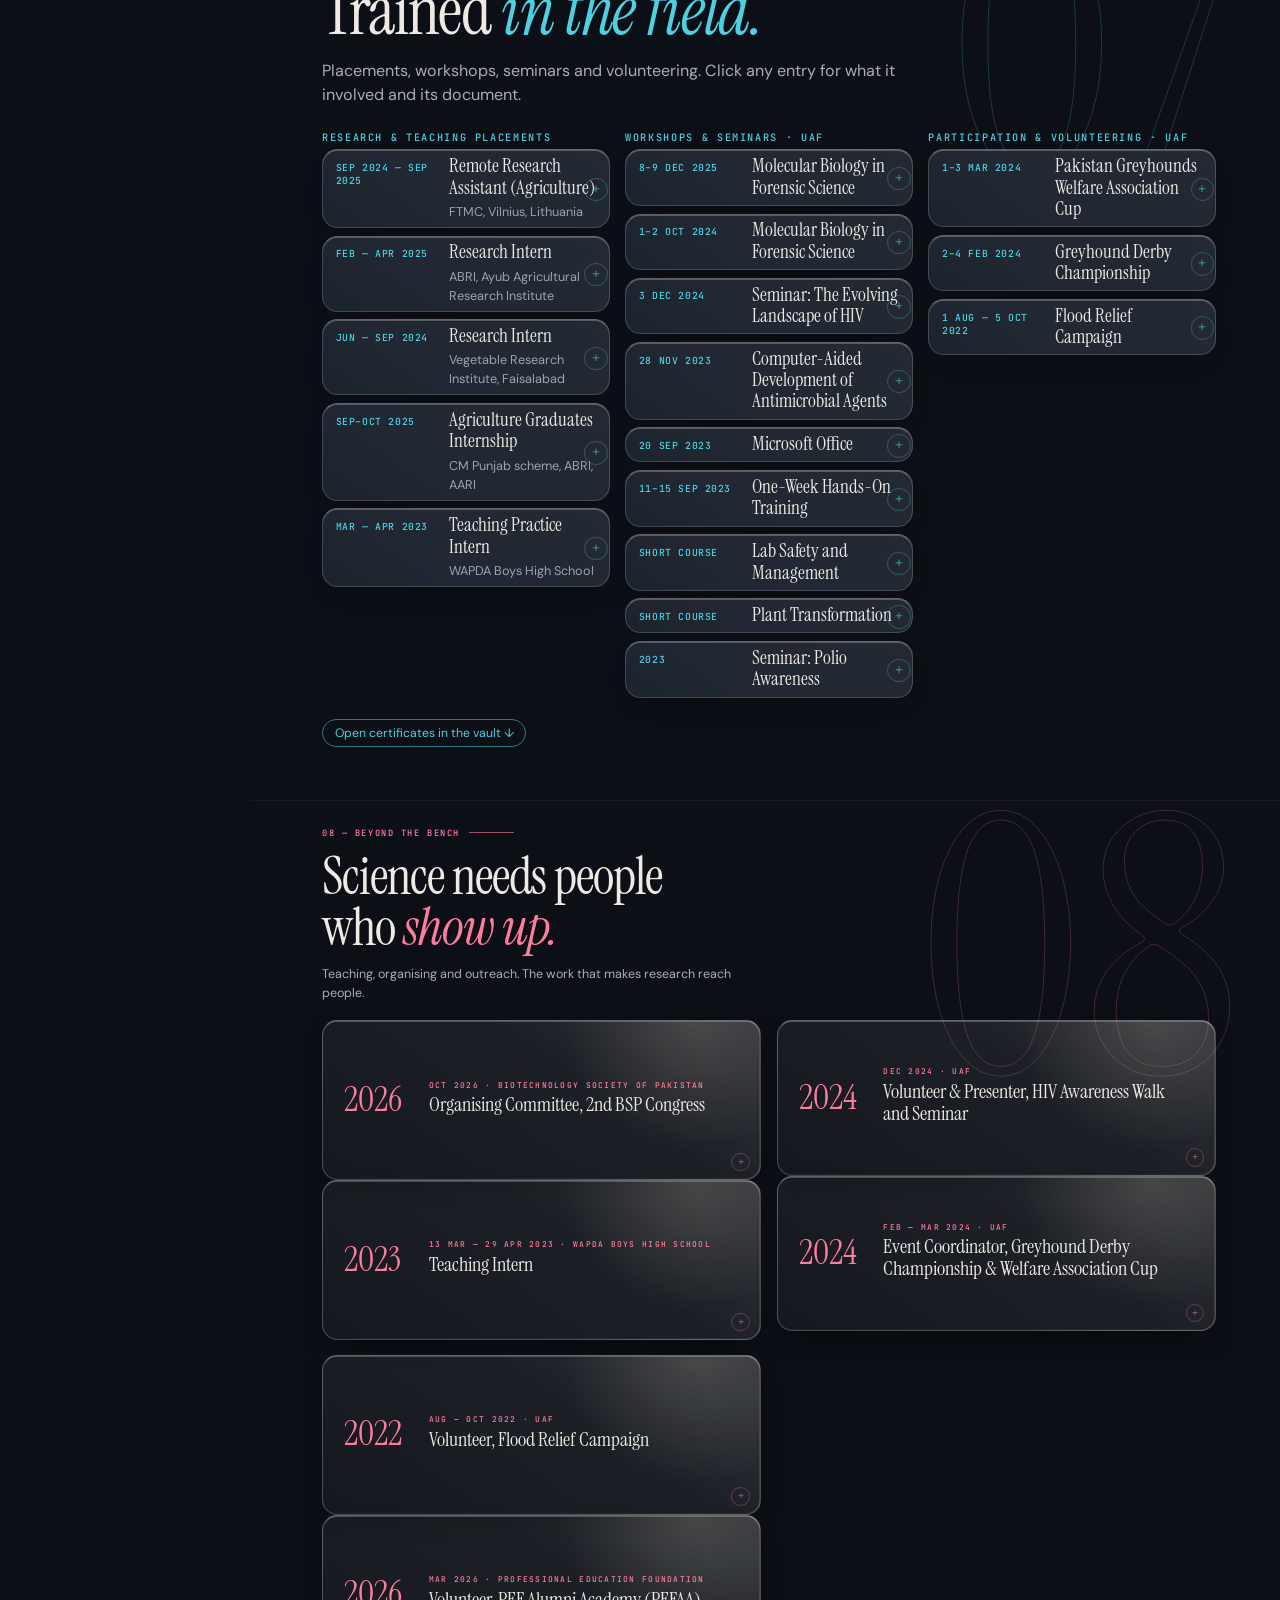
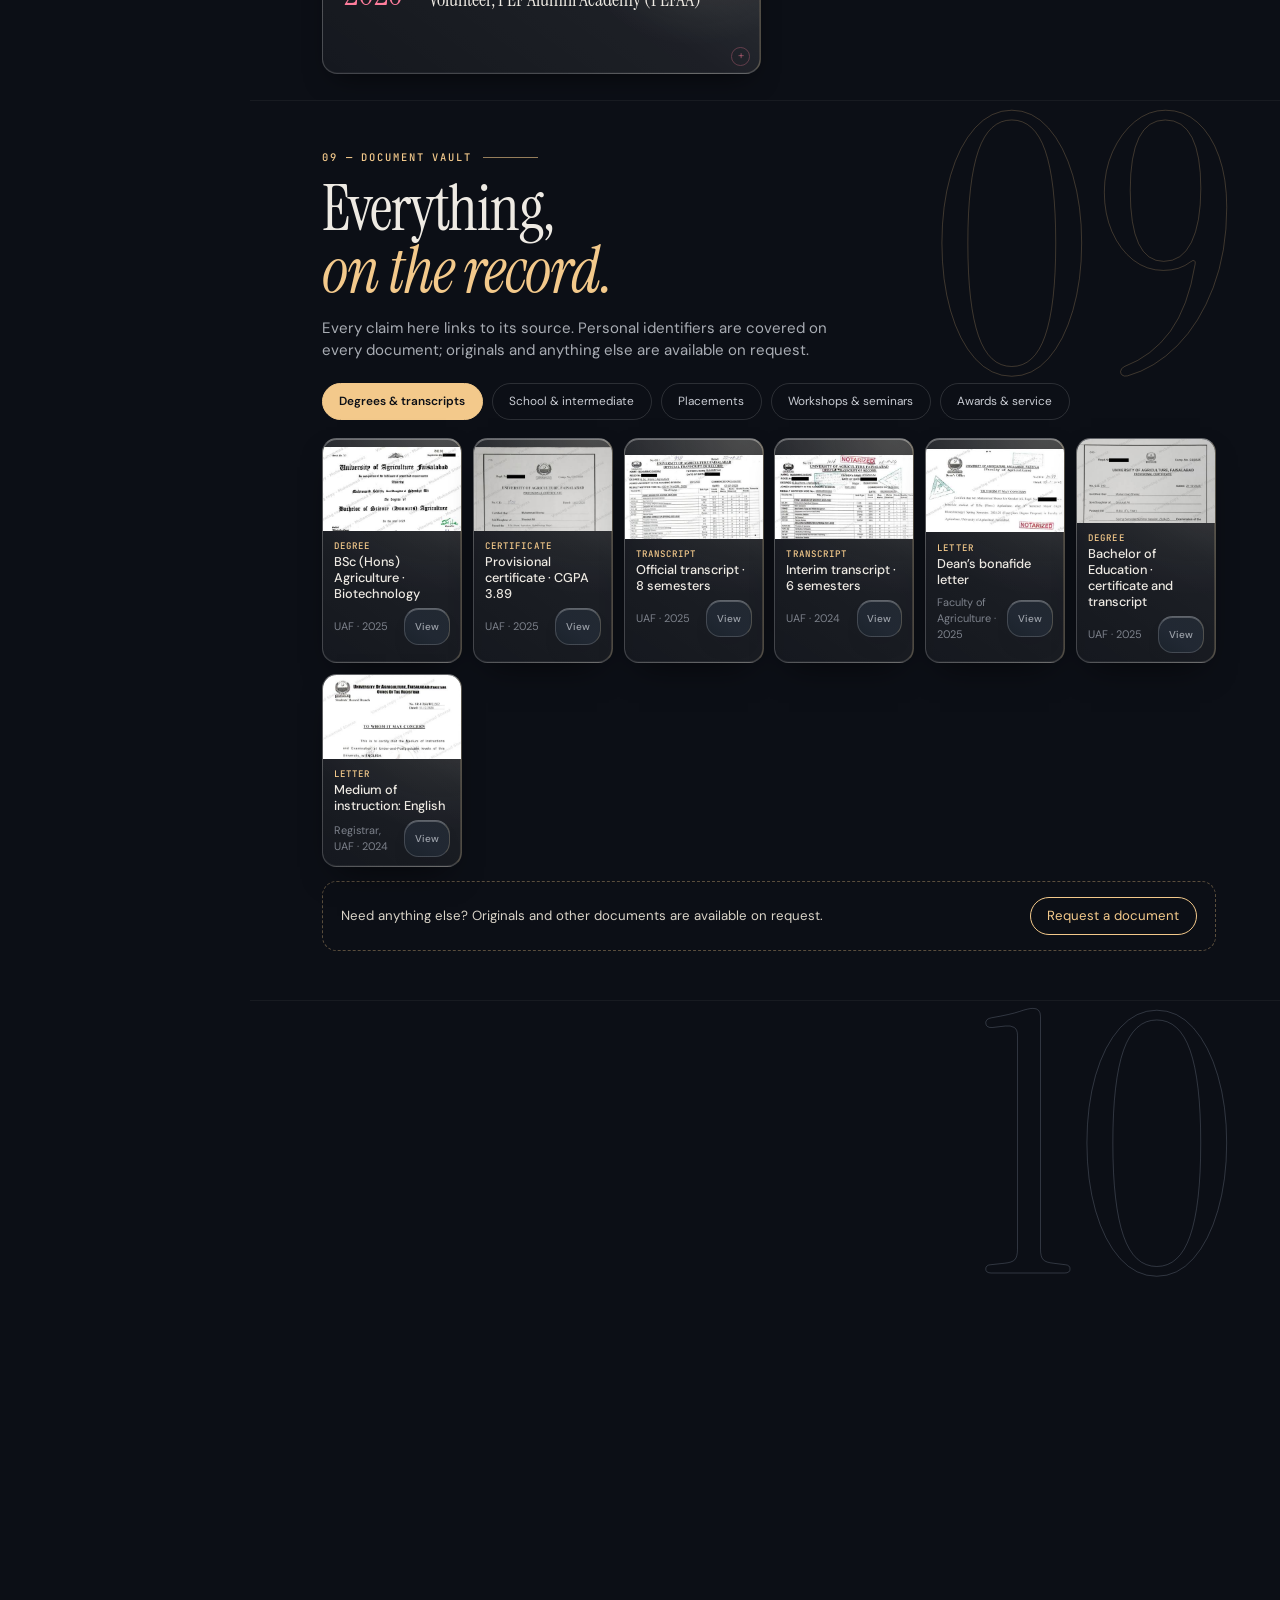
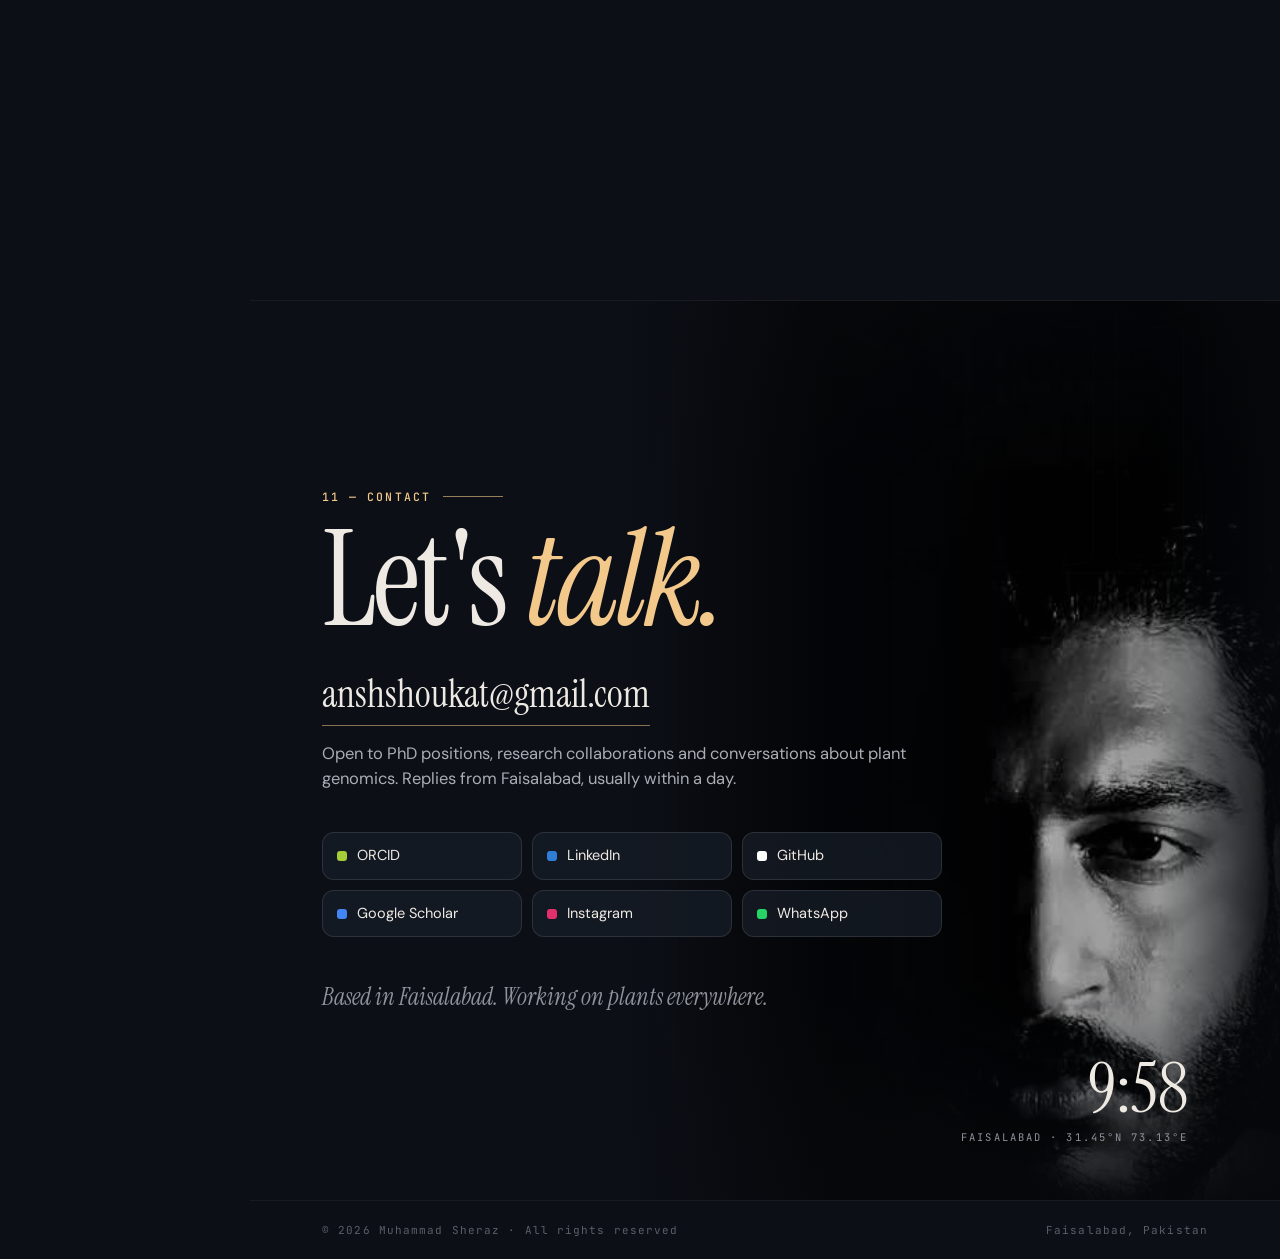
<file: portfolio/index.html>
<!doctype html><!-- © 2026 Muhammad Sheraz. All rights reserved. Original work. Mark: msheraz-portfolio-2026-ownership-mark. Source: github.com/Muhammad5heraz -->
<html lang="en" class="no-js"><head><meta charset="utf-8"><meta name="build" content="44"><meta name="author" content="Muhammad Sheraz"><meta name="copyright" content="© 2026 Muhammad Sheraz. All rights reserved."><meta name="ownership-mark" content="msheraz-portfolio-2026-ownership-mark"><link rel="canonical" href="https://muhammad5heraz.github.io/portfolio/"><meta name="viewport" content="width=device-width,initial-scale=1,viewport-fit=cover"><meta name="color-scheme" content="dark"><meta name="theme-color" content="#0C0F16">
<title>Muhammad Sheraz · Plant molecular biology &amp; genomics</title>
<meta name="description" content="Portfolio of Muhammad Sheraz, plant molecular biologist and computational genomicist. Research on transcription factor gene families, publications, education, experience and documents.">
<meta property="og:title" content="Muhammad Sheraz · Plant molecular biology &amp; genomics"><meta property="og:description" content="First-author genome-wide study in Persian walnut. Research, publications, education and documents in one place."><meta property="og:type" content="website"><meta property="og:image" content="https://muhammad5heraz.github.io/portfolio/assets/og.jpg"><meta name="twitter:card" content="summary_large_image">
<link rel="icon" href="data:image/svg+xml,%3Csvg xmlns='http://www.w3.org/2000/svg' viewBox='0 0 32 32'%3E%3Crect width='32' height='32' rx='9' fill='%230C0F16'/%3E%3Ccircle cx='16' cy='16' r='9' fill='none' stroke='%23F3C98B' stroke-width='2'/%3E%3C/svg%3E">
<link rel="preload" as="font" type="font/woff2" href="fonts/instrument-serif-latin-400-normal.woff2" crossorigin><link rel="preload" as="font" type="font/woff2" href="fonts/instrument-serif-latin-400-italic.woff2" crossorigin><link rel="preload" as="font" type="font/woff2" href="fonts/dm-sans-latin-400-normal.woff2" crossorigin><link rel="preload" as="font" type="font/woff2" href="fonts/dm-sans-latin-500-normal.woff2" crossorigin><style>@font-face{font-family:'Instrument Serif';font-style:normal;font-weight:400;font-display:swap;src:url(fonts/instrument-serif-latin-400-normal.woff2) format('woff2')}@font-face{font-family:'Instrument Serif';font-style:italic;font-weight:400;font-display:swap;src:url(fonts/instrument-serif-latin-400-italic.woff2) format('woff2')}@font-face{font-family:'DM Sans';font-style:normal;font-weight:400;font-display:swap;src:url(fonts/dm-sans-latin-400-normal.woff2) format('woff2')}@font-face{font-family:'DM Sans';font-style:normal;font-weight:500;font-display:swap;src:url(fonts/dm-sans-latin-500-normal.woff2) format('woff2')}@font-face{font-family:'DM Sans';font-style:normal;font-weight:600;font-display:swap;src:url(fonts/dm-sans-latin-600-normal.woff2) format('woff2')}@font-face{font-family:'JetBrains Mono';font-style:normal;font-weight:400;font-display:swap;src:url(fonts/jetbrains-mono-latin-400-normal.woff2) format('woff2')}@font-face{font-family:'JetBrains Mono';font-style:normal;font-weight:500;font-display:swap;src:url(fonts/jetbrains-mono-latin-500-normal.woff2) format('woff2')}</style><link rel="stylesheet" href="style.css?v=44"><script type="application/ld+json">{"@context":"https://schema.org","@type":"Person","copyrightHolder":"Muhammad Sheraz","identifier":"https://orcid.org/0009-0007-3877-2232","name":"Muhammad Sheraz","jobTitle":"Plant molecular biologist and computational genomicist","url":"https://muhammad5heraz.github.io/portfolio/","sameAs":["https://orcid.org/0009-0007-3877-2232","https://www.linkedin.com/in/muhammad-sheraz-9138302b9","https://github.com/Muhammad5heraz","https://scholar.google.com/citations?user=5pSvq1QAAAAJ"],"alumniOf":{"@type":"CollegeOrUniversity","name":"University of Agriculture Faisalabad"},"address":{"@type":"PostalAddress","addressLocality":"Faisalabad","addressCountry":"PK"},"knowsAbout":["Plant genomics","Transcription factor gene families","Bioinformatics","RNA-seq","Comparative genomics"]}</script></head><body><div id="prog" aria-hidden="true"></div><div id="glow" aria-hidden="true"></div><div id="sun" aria-hidden="true"><i class="wash"></i><i class="cool"></i><i class="mid"></i><i class="rays"></i><i class="core"></i></div>
<header class="top"><b>Sheraz</b><nav><a href="#profile" data-ch="profile">Profile</a><a href="#research" data-ch="research">Research</a><a href="#publications" data-ch="publications">Publications</a><a href="#education" data-ch="education">Education</a><a href="#experience" data-ch="experience">Experience</a><a href="#skills" data-ch="skills">Skills &amp; tools</a><a href="#awards" data-ch="awards">Awards</a><a href="#certificates" data-ch="certificates">Certificates</a><a href="#beyond" data-ch="beyond">Beyond the bench</a><a href="#vault" data-ch="vault">Document vault</a><a href="#references" data-ch="references">References</a><a href="#contact" data-ch="contact">Contact</a></nav></header><aside class="rail"><div class="nm">Muhammad<br>Sheraz</div><div class="rl">Plant molecular biology</div><ol><li><a href="#profile" data-ch="profile"><b>00</b>Profile</a></li><li><a href="#research" data-ch="research"><b>01</b>Research</a></li><li><a href="#publications" data-ch="publications"><b>02</b>Publications</a></li><li><a href="#education" data-ch="education"><b>03</b>Education</a></li><li><a href="#experience" data-ch="experience"><b>04</b>Experience</a></li><li><a href="#skills" data-ch="skills"><b>05</b>Skills &amp; tools</a></li><li><a href="#awards" data-ch="awards"><b>06</b>Awards</a></li><li><a href="#certificates" data-ch="certificates"><b>07</b>Certificates</a></li><li><a href="#beyond" data-ch="beyond"><b>08</b>Beyond the bench</a></li><li><a href="#vault" data-ch="vault"><b>09</b>Document vault</a></li><li><a href="#references" data-ch="references"><b>10</b>References</a></li><li><a href="#contact" data-ch="contact"><b>11</b>Contact</a></li></ol><a class="cv" href="assets/Muhammad_Sheraz_CV.pdf" target="_blank" rel="noopener"><span>Download CV</span><span>↓</span></a><div class="ck"><i></i><span data-clock="rail">Faisalabad</span></div></aside><main><section class="ch" id="profile"><img class="bg" src="assets/portrait.jpg" alt="Portrait of Muhammad Sheraz" fetchpriority="high"><div class="vig"></div>
<div class="h-in"><div class="hk">Plant molecular biology · Genomics · Bioinformatics</div>
<h1><span><i>Muhammad</i></span><span><i>Sheraz</i></span></h1>
<div class="bio"><p class="lede">I study how plants decide to survive.</p><p class="rest">Inside every genome sit families of genes that switch defences on when conditions turn hostile. I find them, trace how they evolved, and test what they do, working from Faisalabad on projects that reach as far as Vilnius.</p></div>
<div class="cta"><a class="btn pr" href="#research">Explore the work ↓</a><a class="btn" href="#vault">Open document vault</a></div>
<div class="frame"></div><div class="scroll">SCROLL</div></div><nav class="fan" aria-label="Chapters"><a href="#research" style="--a:-90deg;--o:0;--c:#A6CE39;--i:0"><b>01</b>Research</a><a href="#publications" style="--a:-72deg;--o:1;--c:#FFB454;--i:1"><b>02</b>Papers</a><a href="#education" style="--a:-54deg;--o:0;--c:#6EA8FF;--i:2"><b>03</b>Degree</a><a href="#experience" style="--a:-36deg;--o:1;--c:#B79CFF;--i:3"><b>04</b>Work</a><a href="#skills" style="--a:-18deg;--o:0;--c:#58E0B0;--i:4"><b>05</b>Skills</a><a href="#awards" style="--a:0deg;--o:1;--c:#FF8A5B;--i:5"><b>06</b>Awards</a><a href="#certificates" style="--a:18deg;--o:0;--c:#4FD0E0;--i:6"><b>07</b>Certs</a><a href="#beyond" style="--a:36deg;--o:1;--c:#FF7D9C;--i:7"><b>08</b>Life</a><a href="#vault" style="--a:54deg;--o:0;--c:#F3C98B;--i:8"><b>09</b>Vault</a><a href="#references" style="--a:72deg;--o:1;--c:#B8C4D9;--i:9"><b>10</b>Refs</a><a href="#contact" style="--a:90deg;--o:0;--c:#F3C98B;--i:10"><b>11</b>Contact</a></nav></section><section class="ch" id="research" style="--ac:#A6CE39"><div class="ghost" aria-hidden="true">01</div><div class="fit"><div class="kick rv">01 — Research</div><h2 class="rv" style="--d:1">Survival,<br><i>written in code.</i></h2><p class="lead rv" style="--d:2">Two genome-wide studies of the gene families behind plant stress defence, and a nanoparticle-delivered CRISPR study on a fungal plant pathogen.</p>
<div class="body two three">
<article class="card rc rv" style="--d:3" data-d="soy" tabindex="0" role="button"><div class="small">In progress · abstract published</div><h3>GmBBR-BPC in soybean</h3><p>GAGA-binding factors and the salt-stress response</p><div class="big"><b data-count="10">10</b><span>LOCI, 2 CLASSES</span></div><div class="ideo" style="padding:0 30%"><svg viewBox="0 0 192 130" preserveAspectRatio="xMidYMax meet" role="img" aria-label="Schematic chromosome map"><rect x="0" y="14.450365795458211" width="22" height="95.54963420454179" rx="11" fill="#ffffff10" stroke="#ffffff1c"/><rect class="tk" x="-3" y="22.45036579545821" width="28" height="2" fill="#A6CE39" style="filter:drop-shadow(0 0 3px #A6CE39)"/><text x="11" y="124" text-anchor="middle" font-size="9" fill="#5A5F68" font-family="JetBrains Mono">4</text><rect x="32" y="40.45864867958021" width="22" height="69.54135132041979" rx="11" fill="#ffffff10" stroke="#ffffff1c"/><rect class="tk" x="29" y="51.917297359160415" width="28" height="2" fill="#A6CE39" style="filter:drop-shadow(0 0 3px #A6CE39)"/><rect class="tk" x="29" y="88.91729735916041" width="28" height="2" fill="#A6CE39" style="filter:drop-shadow(0 0 3px #A6CE39)"/><text x="43" y="124" text-anchor="middle" font-size="9" fill="#5A5F68" font-family="JetBrains Mono">5</text><rect x="64" y="4.67544790197401" width="22" height="105.32455209802599" rx="11" fill="#ffffff10" stroke="#ffffff1c"/><rect class="tk" x="61" y="33.35089580394802" width="28" height="2" fill="#A6CE39" style="filter:drop-shadow(0 0 3px #A6CE39)"/><rect class="tk" x="61" y="70.35089580394802" width="28" height="2" fill="#A6CE39" style="filter:drop-shadow(0 0 3px #A6CE39)"/><text x="75" y="124" text-anchor="middle" font-size="9" fill="#5A5F68" font-family="JetBrains Mono">6</text><rect x="96" y="47.85743269084726" width="22" height="62.14256730915274" rx="11" fill="#ffffff10" stroke="#ffffff1c"/><rect class="tk" x="93" y="88.42973076338905" width="28" height="2" fill="#A6CE39" style="filter:drop-shadow(0 0 3px #A6CE39)"/><text x="107" y="124" text-anchor="middle" font-size="9" fill="#5A5F68" font-family="JetBrains Mono">7</text><rect x="128" y="0.14410377670056107" width="22" height="109.85589622329944" rx="11" fill="#ffffff10" stroke="#ffffff1c"/><rect class="tk" x="125" y="40.43231133010168" width="28" height="2" fill="#A6CE39" style="filter:drop-shadow(0 0 3px #A6CE39)"/><rect class="tk" x="125" y="77.43231133010168" width="28" height="2" fill="#A6CE39" style="filter:drop-shadow(0 0 3px #A6CE39)"/><text x="139" y="124" text-anchor="middle" font-size="9" fill="#5A5F68" font-family="JetBrains Mono">8</text><rect x="160" y="49.220439300120056" width="22" height="60.779560699879944" rx="11" fill="#ffffff10" stroke="#ffffff1c"/><rect class="tk" x="157" y="77.54307510084038" width="28" height="2" fill="#A6CE39" style="filter:drop-shadow(0 0 3px #A6CE39)"/><rect class="tk" x="157" y="73.76351440096045" width="28" height="2" fill="#A6CE39" style="filter:drop-shadow(0 0 3px #A6CE39)"/><text x="171" y="124" text-anchor="middle" font-size="9" fill="#5A5F68" font-family="JetBrains Mono">9</text></svg></div>
<div class="facts"><div>Genome-wide promoter scan<b>56,044 genes</b></div><div>Selection pressure (Ka/Ks)<b>0.052 – 0.192</b></div><div>RNA-seq re-analysed<b>3 public BioProjects</b></div></div>
<div class="tags"><span class="chip a">Work in progress</span><span class="chip">Presenting author</span><span class="chip">2nd BSP Congress</span><span class="chip">Wet-lab validation</span></div></article>
<article class="card rc rv" style="--d:4" data-d="wal" tabindex="0" role="button"><div class="small">Published · first author</div><h3>JrGLK in Persian walnut</h3><p>G2-like factors under <i>Phomopsis capsici</i> infection</p><div class="big"><b data-count="44">44</b><span>GENES, 15 GROUPS</span></div><div class="ideo"><svg viewBox="0 0 416 130" preserveAspectRatio="xMidYMax meet" role="img" aria-label="Schematic chromosome map"><rect x="0" y="14.450365795458211" width="16" height="95.54963420454179" rx="8" fill="#ffffff10" stroke="#ffffff1c"/><rect class="tk" x="-3" y="22.45036579545821" width="22" height="2" fill="#A6CE39" style="filter:drop-shadow(0 0 3px #A6CE39)"/><rect class="tk" x="-3" y="59.45036579545821" width="22" height="2" fill="#A6CE39" style="filter:drop-shadow(0 0 3px #A6CE39)"/><text x="8" y="124" text-anchor="middle" font-size="9" fill="#5A5F68" font-family="JetBrains Mono">1</text><rect x="26" y="40.45864867958021" width="16" height="69.54135132041979" rx="8" fill="#ffffff10" stroke="#ffffff1c"/><rect class="tk" x="23" y="51.917297359160415" width="22" height="2" fill="#A6CE39" style="filter:drop-shadow(0 0 3px #A6CE39)"/><rect class="tk" x="23" y="88.91729735916041" width="22" height="2" fill="#A6CE39" style="filter:drop-shadow(0 0 3px #A6CE39)"/><text x="34" y="124" text-anchor="middle" font-size="9" fill="#5A5F68" font-family="JetBrains Mono">2</text><rect x="52" y="4.67544790197401" width="16" height="105.32455209802599" rx="8" fill="#ffffff10" stroke="#ffffff1c"/><rect class="tk" x="49" y="33.35089580394802" width="22" height="2" fill="#A6CE39" style="filter:drop-shadow(0 0 3px #A6CE39)"/><rect class="tk" x="49" y="70.35089580394802" width="22" height="2" fill="#A6CE39" style="filter:drop-shadow(0 0 3px #A6CE39)"/><rect class="tk" x="49" y="22.02634370592203" width="22" height="2" fill="#A6CE39" style="filter:drop-shadow(0 0 3px #A6CE39)"/><rect class="tk" x="49" y="59.02634370592203" width="22" height="2" fill="#A6CE39" style="filter:drop-shadow(0 0 3px #A6CE39)"/><rect class="tk" x="49" y="96.02634370592203" width="22" height="2" fill="#A6CE39" style="filter:drop-shadow(0 0 3px #A6CE39)"/><text x="60" y="124" text-anchor="middle" font-size="9" fill="#5A5F68" font-family="JetBrains Mono">3</text><rect x="78" y="47.85743269084726" width="16" height="62.14256730915274" rx="8" fill="#ffffff10" stroke="#ffffff1c"/><rect class="tk" x="75" y="88.42973076338905" width="22" height="2" fill="#A6CE39" style="filter:drop-shadow(0 0 3px #A6CE39)"/><rect class="tk" x="75" y="83.2871634542363" width="22" height="2" fill="#A6CE39" style="filter:drop-shadow(0 0 3px #A6CE39)"/><rect class="tk" x="75" y="78.14459614508357" width="22" height="2" fill="#A6CE39" style="filter:drop-shadow(0 0 3px #A6CE39)"/><rect class="tk" x="75" y="73.00202883593083" width="22" height="2" fill="#A6CE39" style="filter:drop-shadow(0 0 3px #A6CE39)"/><rect class="tk" x="75" y="67.85946152677809" width="22" height="2" fill="#A6CE39" style="filter:drop-shadow(0 0 3px #A6CE39)"/><text x="86" y="124" text-anchor="middle" font-size="9" fill="#5A5F68" font-family="JetBrains Mono">4</text><rect x="104" y="0.14410377670056107" width="16" height="109.85589622329944" rx="8" fill="#ffffff10" stroke="#ffffff1c"/><rect class="tk" x="101" y="40.43231133010168" width="22" height="2" fill="#A6CE39" style="filter:drop-shadow(0 0 3px #A6CE39)"/><rect class="tk" x="101" y="77.43231133010168" width="22" height="2" fill="#A6CE39" style="filter:drop-shadow(0 0 3px #A6CE39)"/><text x="112" y="124" text-anchor="middle" font-size="9" fill="#5A5F68" font-family="JetBrains Mono">5</text><rect x="130" y="49.220439300120056" width="16" height="60.779560699879944" rx="8" fill="#ffffff10" stroke="#ffffff1c"/><rect class="tk" x="127" y="77.54307510084038" width="22" height="2" fill="#A6CE39" style="filter:drop-shadow(0 0 3px #A6CE39)"/><rect class="tk" x="127" y="73.76351440096045" width="22" height="2" fill="#A6CE39" style="filter:drop-shadow(0 0 3px #A6CE39)"/><rect class="tk" x="127" y="69.98395370108051" width="22" height="2" fill="#A6CE39" style="filter:drop-shadow(0 0 3px #A6CE39)"/><text x="138" y="124" text-anchor="middle" font-size="9" fill="#5A5F68" font-family="JetBrains Mono">6</text><rect x="156" y="2.0399432493364316" width="16" height="107.96005675066357" rx="8" fill="#ffffff10" stroke="#ffffff1c"/><rect class="tk" x="153" y="64.15977299734573" width="22" height="2" fill="#A6CE39" style="filter:drop-shadow(0 0 3px #A6CE39)"/><rect class="tk" x="153" y="13.199716246682158" width="22" height="2" fill="#A6CE39" style="filter:drop-shadow(0 0 3px #A6CE39)"/><rect class="tk" x="153" y="50.19971624668216" width="22" height="2" fill="#A6CE39" style="filter:drop-shadow(0 0 3px #A6CE39)"/><text x="164" y="124" text-anchor="middle" font-size="9" fill="#5A5F68" font-family="JetBrains Mono">7</text><rect x="182" y="44.191644339716945" width="16" height="65.80835566028306" rx="8" fill="#ffffff10" stroke="#ffffff1c"/><rect class="tk" x="179" y="56.7247990574525" width="22" height="2" fill="#A6CE39" style="filter:drop-shadow(0 0 3px #A6CE39)"/><rect class="tk" x="179" y="93.7247990574525" width="22" height="2" fill="#A6CE39" style="filter:drop-shadow(0 0 3px #A6CE39)"/><text x="190" y="124" text-anchor="middle" font-size="9" fill="#5A5F68" font-family="JetBrains Mono">8</text><rect x="208" y="9.867763533841412" width="16" height="100.13223646615859" rx="8" fill="#ffffff10" stroke="#ffffff1c"/><rect class="tk" x="205" y="41.20658120304847" width="22" height="2" fill="#A6CE39" style="filter:drop-shadow(0 0 3px #A6CE39)"/><rect class="tk" x="205" y="78.20658120304847" width="22" height="2" fill="#A6CE39" style="filter:drop-shadow(0 0 3px #A6CE39)"/><text x="216" y="124" text-anchor="middle" font-size="9" fill="#5A5F68" font-family="JetBrains Mono">9</text><rect x="234" y="34.08459429432767" width="16" height="75.91540570567233" rx="8" fill="#ffffff10" stroke="#ffffff1c"/><rect class="tk" x="231" y="71.76134864894905" width="22" height="2" fill="#A6CE39" style="filter:drop-shadow(0 0 3px #A6CE39)"/><rect class="tk" x="231" y="52.845942943276725" width="22" height="2" fill="#A6CE39" style="filter:drop-shadow(0 0 3px #A6CE39)"/><text x="242" y="124" text-anchor="middle" font-size="9" fill="#5A5F68" font-family="JetBrains Mono">10</text><rect x="260" y="21.582898681721716" width="16" height="88.41710131827828" rx="8" fill="#ffffff10" stroke="#ffffff1c"/><rect class="tk" x="257" y="80.66318945377373" width="22" height="2" fill="#A6CE39" style="filter:drop-shadow(0 0 3px #A6CE39)"/><rect class="tk" x="257" y="49.24608813549544" width="22" height="2" fill="#A6CE39" style="filter:drop-shadow(0 0 3px #A6CE39)"/><rect class="tk" x="257" y="86.24608813549544" width="22" height="2" fill="#A6CE39" style="filter:drop-shadow(0 0 3px #A6CE39)"/><text x="268" y="124" text-anchor="middle" font-size="9" fill="#5A5F68" font-family="JetBrains Mono">11</text><rect x="286" y="21.539301366127404" width="16" height="88.4606986338726" rx="8" fill="#ffffff10" stroke="#ffffff1c"/><rect class="tk" x="283" y="64.85371229514664" width="22" height="2" fill="#A6CE39" style="filter:drop-shadow(0 0 3px #A6CE39)"/><rect class="tk" x="283" y="33.39301366127404" width="22" height="2" fill="#A6CE39" style="filter:drop-shadow(0 0 3px #A6CE39)"/><rect class="tk" x="283" y="70.39301366127404" width="22" height="2" fill="#A6CE39" style="filter:drop-shadow(0 0 3px #A6CE39)"/><text x="294" y="124" text-anchor="middle" font-size="9" fill="#5A5F68" font-family="JetBrains Mono">12</text><rect x="312" y="34.12529659056901" width="16" height="75.87470340943099" rx="8" fill="#ffffff10" stroke="#ffffff1c"/><rect class="tk" x="309" y="63.50355908682809" width="22" height="2" fill="#A6CE39" style="filter:drop-shadow(0 0 3px #A6CE39)"/><rect class="tk" x="309" y="44.6288556773971" width="22" height="2" fill="#A6CE39" style="filter:drop-shadow(0 0 3px #A6CE39)"/><rect class="tk" x="309" y="81.6288556773971" width="22" height="2" fill="#A6CE39" style="filter:drop-shadow(0 0 3px #A6CE39)"/><text x="320" y="124" text-anchor="middle" font-size="9" fill="#5A5F68" font-family="JetBrains Mono">13</text><rect x="338" y="9.832659036555583" width="16" height="100.16734096344442" rx="8" fill="#ffffff10" stroke="#ffffff1c"/><rect class="tk" x="335" y="65.49393132900025" width="22" height="2" fill="#A6CE39" style="filter:drop-shadow(0 0 3px #A6CE39)"/><rect class="tk" x="335" y="22.32659036555583" width="22" height="2" fill="#A6CE39" style="filter:drop-shadow(0 0 3px #A6CE39)"/><text x="346" y="124" text-anchor="middle" font-size="9" fill="#5A5F68" font-family="JetBrains Mono">14</text><rect x="364" y="44.218819972530326" width="16" height="65.78118002746967" rx="8" fill="#ffffff10" stroke="#ffffff1c"/><text x="372" y="124" text-anchor="middle" font-size="9" fill="#5A5F68" font-family="JetBrains Mono">15</text><rect x="390" y="2.0225010412500524" width="16" height="107.97749895874995" rx="8" fill="#ffffff10" stroke="#ffffff1c"/><text x="398" y="124" text-anchor="middle" font-size="9" fill="#5A5F68" font-family="JetBrains Mono">16</text></svg></div>
<div class="facts"><div>Proteins in phylogeny<b>126 · 3 species</b></div><div>Synteny orthologs<b>23 Arabidopsis · 23 poplar</b></div><div>Differentially expressed<b>13 genes (6 up · 7 down)</b></div></div>
<div class="tags"><span class="chip a">Published · Sep 2026</span><span class="chip">First author</span><span class="chip">Integrative Plant Biotechnology</span><span class="chip">Open access</span></div></article>
<article class="card rc rv" style="--d:5" data-d="crispr" tabindex="0" role="button"><div class="small">Published · contributing author</div><h3>CRISPR–nanoparticle delivery</h3><p>Precision editing of Fusarium oxysporum</p><div class="big"><b>3<sup>rd</sup></b><span>OF 10 AUTHORS</span></div>
<div class="ideo flow"><div><i>1</i>Package</div><div><i>2</i>Characterise</div><div><i>3</i>Edit</div><div><i>4</i>Verify</div></div>
<div class="facts"><div>Article type<b>Research article</b></div><div>Journal<b>Multidiscip. Surg. Res. Annals</b></div><div>Citation<b>4(1), 20–32 · 2026</b></div></div>
<div class="tags"><span class="chip a">Published · Jan 2026</span><span class="chip">Research article</span></div></article></div>
<div class="now2 rv"><span class="dotp"></span><div><div class="small">In the lab now</div><p>Salt-stress validation of the soybean GmBBR-BPC family, taking the computational predictions to the bench.</p></div></div></div></section><section class="ch" id="publications" style="--ac:#FFB454"><div class="ghost" aria-hidden="true">02</div><div class="fit"><div class="kick rv">02 — Publications</div><h2 class="rv" style="--d:1">On the <i>record</i>, with DOIs.</h2><p class="lead rv" style="--d:2">Peer-reviewed work and conference abstracts. Every entry links to its source.</p>
<div class="body pl"><div class="r rv f" style="--d:2" data-d="wal" tabindex="0" role="button"><div class="y">2026</div><div><h3>Phylogenetic classification, characterisation and expression of Golden2-like (GLK) transcription factor gene family in Persian walnut in response to Phomopsis capsici infection</h3><div class="v">Integrative Plant Biotechnology · 4(3), 249–266</div><div class="m">Journal article · open access · published 28 Sep 2026</div></div><div class="tgz"><b>First author</b><div class="lk"><a href="https://doi.org/10.55627/pbiotech.004.03.2010" target="_blank" rel="noopener">DOI ↗</a><button data-copy="bib">Cite ⧉</button></div></div></div><div class="r rv" style="--d:3" data-d="crispr" tabindex="0" role="button"><div class="y">2026</div><div><h3>CRISPR–nanoparticle delivery systems for precision gene editing in plant pathogens</h3><div class="v">Multidisciplinary Surgical Research Annals · 4(1), 20–32</div><div class="m">Journal article · published 19 Jan 2026</div></div><div class="tgz"><b>3rd of 10</b><div class="lk"><a href="https://msrajournalreview.com/index.php/Journal/article/view/482" target="_blank" rel="noopener">Read ↗</a><a href="https://scholar.google.com/citations?user=5pSvq1QAAAAJ" target="_blank" rel="noopener">Scholar ↗</a></div></div></div><div class="r rv" style="--d:4" data-d="soy" tabindex="0" role="button"><div class="y">2026</div><div><h3>Genome-wide identification and characterization of the GmBBR-BPC transcription factor family in soybean (Glycine max)</h3><div class="v">2nd Congress of the Biotechnology Society of Pakistan · University of Agriculture Faisalabad · 27–28 Oct 2026</div><div class="m">Conference abstract · manuscript in preparation</div></div><div class="tgz"><b>Presenting author</b><div class="lk"></div></div></div><div class="r rv" style="--d:5" data-d="walabs" tabindex="0" role="button"><div class="y">2026</div><div><h3>Genome-wide identification, phylogenetic classification and in silico characterisation of the G2-like (GLK) transcription factor gene family in Persian walnut</h3><div class="v">Symposium on Recent Advances in Plant Biotechnology · Government College University Faisalabad · 13–14 May 2026</div><div class="m">Conference abstract</div></div><div class="tgz"><b>First author</b><div class="lk"></div></div></div></div>
<pre id="bib" hidden>@article{sheraz2026glk,
  author  = {Sheraz, Muhammad and Ali, Ayesha and Awan, Faisal Saeed},
  title   = {Phylogenetic Classification, Characterization and Expression of Golden2-like (GLK) Transcription Factor Gene Family in Persian Walnut in Response to Phomopsis capsici Infection},
  journal = {Integrative Plant Biotechnology},
  volume  = {4},
  number  = {3},
  pages   = {249--266},
  year    = {2026},
  doi     = {10.55627/pbiotech.004.03.2010}
}</pre></div></section><section class="ch" id="education" style="--ac:#6EA8FF"><div class="ghost" aria-hidden="true">03</div><div class="fit"><div class="kick rv">03 — Education</div><h2 class="rv" style="--d:1">Top of the class,<br><i>on merit.</i></h2><p class="lead rv" style="--d:2">Topper of the CABB department, with the whole degree funded by scholarship.</p>
<div class="body eg"><article class="card e b rv" style="--d:3" data-d="bsc" tabindex="0" role="button"><div class="small">2021 — 2025 · University of Agriculture Faisalabad</div><h3>BSc (Hons.) Agriculture · Biotechnology</h3><div class="g"><span style="font-size:inherit;color:inherit" data-count="3.89">3.89</span><span> / 4.00</span></div><p>82.24% aggregate</p>
<div class="badges"><span class="badge">🏅 Topper, CABB department</span><span class="badge">Full-degree scholarship</span></div>
<div style="margin-top:20px"><span class="chip a">Recombinant DNA</span><span class="chip">Plant Transformation</span><span class="chip">Bioinformatics &amp; Functional Genomics</span><span class="chip">Molecular Cell Biology</span><span class="chip">Seed Molecular Biology</span><span class="chip">Nanobiotechnology</span><span class="chip">Virology</span><span class="chip">Biostatistics</span></div>
<div class="docs"><a href="#vault"><b>Degree</b>View ↓</a><a href="#vault"><b>Transcript</b>View ↓</a><a href="#vault"><b>Scholarship</b>View ↓</a></div></article>
<article class="card e rv" style="--d:4" data-d="bed" tabindex="0" role="button"><div class="small">2022 — 2025 · UAF</div><h3>Bachelor of Education</h3><div class="n">3.33<span> / 4.00</span></div></article>
<article class="card e rv" style="--d:5" data-d="fsc" tabindex="0" role="button"><div class="small">2018 — 2020 · Punjab Group of Colleges</div><h3>FSc Pre-Medical</h3><div class="n">1021<span> / 1100 · A+</span></div></article>
<article class="card e rv" style="--d:6" data-d="matric" tabindex="0" role="button"><div class="small">2016 — 2018 · Govt. High Secondary School G.M. Abad</div><h3>Matric · Science</h3><div class="n">997<span> / 1100 · A+</span></div></article></div></div></section><section class="ch" id="experience" style="--ac:#B79CFF"><div class="ghost" aria-hidden="true">04</div><div class="fit"><div class="kick rv">04 — Experience</div><h2 class="rv" style="--d:1">From Faisalabad<br>to <i>Vilnius</i>, remotely.</h2><p class="lead rv" style="--d:2">Twelve months on an international research project, plus laboratory and breeding work at national institutes.</p>
<div class="body eg2"><div class="card map rv" style="--d:3"><svg viewBox="0 0 560 540" role="img" aria-label="Map arc from Faisalabad to Vilnius"><circle cx="20" cy="20" r="1.4" fill="#ffffff18"/><circle cx="45" cy="20" r="1.4" fill="#ffffff18"/><circle cx="70" cy="20" r="1.4" fill="#ffffff18"/><circle cx="95" cy="20" r="1.4" fill="#ffffff18"/><circle cx="120" cy="20" r="1.4" fill="#ffffff18"/><circle cx="145" cy="20" r="1.4" fill="#ffffff18"/><circle cx="170" cy="20" r="1.4" fill="#ffffff18"/><circle cx="195" cy="20" r="1.4" fill="#ffffff18"/><circle cx="220" cy="20" r="1.4" fill="#ffffff18"/><circle cx="245" cy="20" r="1.4" fill="#ffffff18"/><circle cx="270" cy="20" r="1.4" fill="#ffffff18"/><circle cx="295" cy="20" r="1.4" fill="#ffffff18"/><circle cx="320" cy="20" r="1.4" fill="#ffffff18"/><circle cx="345" cy="20" r="1.4" fill="#ffffff18"/><circle cx="370" cy="20" r="1.4" fill="#ffffff18"/><circle cx="395" cy="20" r="1.4" fill="#ffffff18"/><circle cx="420" cy="20" r="1.4" fill="#ffffff18"/><circle cx="445" cy="20" r="1.4" fill="#ffffff18"/><circle cx="470" cy="20" r="1.4" fill="#ffffff18"/><circle cx="495" cy="20" r="1.4" fill="#ffffff18"/><circle cx="520" cy="20" r="1.4" fill="#ffffff18"/><circle cx="545" cy="20" r="1.4" fill="#ffffff18"/><circle cx="20" cy="49" r="1.4" fill="#ffffff18"/><circle cx="45" cy="49" r="1.4" fill="#ffffff18"/><circle cx="70" cy="49" r="1.4" fill="#ffffff18"/><circle cx="95" cy="49" r="1.4" fill="#ffffff18"/><circle cx="120" cy="49" r="1.4" fill="#ffffff18"/><circle cx="145" cy="49" r="1.4" fill="#ffffff18"/><circle cx="170" cy="49" r="1.4" fill="#ffffff18"/><circle cx="195" cy="49" r="1.4" fill="#ffffff18"/><circle cx="220" cy="49" r="1.4" fill="#ffffff18"/><circle cx="245" cy="49" r="1.4" fill="#ffffff18"/><circle cx="270" cy="49" r="1.4" fill="#ffffff18"/><circle cx="295" cy="49" r="1.4" fill="#ffffff18"/><circle cx="320" cy="49" r="1.4" fill="#ffffff18"/><circle cx="345" cy="49" r="1.4" fill="#ffffff18"/><circle cx="370" cy="49" r="1.4" fill="#ffffff18"/><circle cx="395" cy="49" r="1.4" fill="#ffffff18"/><circle cx="420" cy="49" r="1.4" fill="#ffffff18"/><circle cx="445" cy="49" r="1.4" fill="#ffffff18"/><circle cx="470" cy="49" r="1.4" fill="#ffffff18"/><circle cx="495" cy="49" r="1.4" fill="#ffffff18"/><circle cx="520" cy="49" r="1.4" fill="#ffffff18"/><circle cx="545" cy="49" r="1.4" fill="#ffffff18"/><circle cx="20" cy="78" r="1.4" fill="#ffffff18"/><circle cx="45" cy="78" r="1.4" fill="#ffffff18"/><circle cx="70" cy="78" r="1.4" fill="#ffffff18"/><circle cx="95" cy="78" r="1.4" fill="#ffffff18"/><circle cx="120" cy="78" r="1.4" fill="#ffffff18"/><circle cx="145" cy="78" r="1.4" fill="#ffffff18"/><circle cx="170" cy="78" r="1.4" fill="#ffffff18"/><circle cx="195" cy="78" r="1.4" fill="#ffffff18"/><circle cx="220" cy="78" r="1.4" fill="#ffffff18"/><circle cx="245" cy="78" r="1.4" fill="#ffffff18"/><circle cx="270" cy="78" r="1.4" fill="#ffffff18"/><circle cx="295" cy="78" r="1.4" fill="#ffffff18"/><circle cx="320" cy="78" r="1.4" fill="#ffffff18"/><circle cx="345" cy="78" r="1.4" fill="#ffffff18"/><circle cx="370" cy="78" r="1.4" fill="#ffffff18"/><circle cx="395" cy="78" r="1.4" fill="#ffffff18"/><circle cx="420" cy="78" r="1.4" fill="#ffffff18"/><circle cx="445" cy="78" r="1.4" fill="#ffffff18"/><circle cx="470" cy="78" r="1.4" fill="#ffffff18"/><circle cx="495" cy="78" r="1.4" fill="#ffffff18"/><circle cx="520" cy="78" r="1.4" fill="#ffffff18"/><circle cx="545" cy="78" r="1.4" fill="#ffffff18"/><circle cx="20" cy="107" r="1.4" fill="#ffffff18"/><circle cx="45" cy="107" r="1.4" fill="#ffffff18"/><circle cx="70" cy="107" r="1.4" fill="#ffffff18"/><circle cx="95" cy="107" r="1.4" fill="#ffffff18"/><circle cx="120" cy="107" r="1.4" fill="#ffffff18"/><circle cx="145" cy="107" r="1.4" fill="#ffffff18"/><circle cx="170" cy="107" r="1.4" fill="#ffffff18"/><circle cx="195" cy="107" r="1.4" fill="#ffffff18"/><circle cx="220" cy="107" r="1.4" fill="#ffffff18"/><circle cx="245" cy="107" r="1.4" fill="#ffffff18"/><circle cx="270" cy="107" r="1.4" fill="#ffffff18"/><circle cx="295" cy="107" r="1.4" fill="#ffffff18"/><circle cx="320" cy="107" r="1.4" fill="#ffffff18"/><circle cx="345" cy="107" r="1.4" fill="#ffffff18"/><circle cx="370" cy="107" r="1.4" fill="#ffffff18"/><circle cx="395" cy="107" r="1.4" fill="#ffffff18"/><circle cx="420" cy="107" r="1.4" fill="#ffffff18"/><circle cx="445" cy="107" r="1.4" fill="#ffffff18"/><circle cx="470" cy="107" r="1.4" fill="#ffffff18"/><circle cx="495" cy="107" r="1.4" fill="#ffffff18"/><circle cx="520" cy="107" r="1.4" fill="#ffffff18"/><circle cx="545" cy="107" r="1.4" fill="#ffffff18"/><circle cx="20" cy="136" r="1.4" fill="#ffffff18"/><circle cx="45" cy="136" r="1.4" fill="#ffffff18"/><circle cx="70" cy="136" r="1.4" fill="#ffffff18"/><circle cx="95" cy="136" r="1.4" fill="#ffffff18"/><circle cx="120" cy="136" r="1.4" fill="#ffffff18"/><circle cx="145" cy="136" r="1.4" fill="#ffffff18"/><circle cx="170" cy="136" r="1.4" fill="#ffffff18"/><circle cx="195" cy="136" r="1.4" fill="#ffffff18"/><circle cx="220" cy="136" r="1.4" fill="#ffffff18"/><circle cx="245" cy="136" r="1.4" fill="#ffffff18"/><circle cx="270" cy="136" r="1.4" fill="#ffffff18"/><circle cx="295" cy="136" r="1.4" fill="#ffffff18"/><circle cx="320" cy="136" r="1.4" fill="#ffffff18"/><circle cx="345" cy="136" r="1.4" fill="#ffffff18"/><circle cx="370" cy="136" r="1.4" fill="#ffffff18"/><circle cx="395" cy="136" r="1.4" fill="#ffffff18"/><circle cx="420" cy="136" r="1.4" fill="#ffffff18"/><circle cx="445" cy="136" r="1.4" fill="#ffffff18"/><circle cx="470" cy="136" r="1.4" fill="#ffffff18"/><circle cx="495" cy="136" r="1.4" fill="#ffffff18"/><circle cx="520" cy="136" r="1.4" fill="#ffffff18"/><circle cx="545" cy="136" r="1.4" fill="#ffffff18"/><circle cx="20" cy="165" r="1.4" fill="#ffffff18"/><circle cx="45" cy="165" r="1.4" fill="#ffffff18"/><circle cx="70" cy="165" r="1.4" fill="#ffffff18"/><circle cx="95" cy="165" r="1.4" fill="#ffffff18"/><circle cx="120" cy="165" r="1.4" fill="#ffffff18"/><circle cx="145" cy="165" r="1.4" fill="#ffffff18"/><circle cx="170" cy="165" r="1.4" fill="#ffffff18"/><circle cx="195" cy="165" r="1.4" fill="#ffffff18"/><circle cx="220" cy="165" r="1.4" fill="#ffffff18"/><circle cx="245" cy="165" r="1.4" fill="#ffffff18"/><circle cx="270" cy="165" r="1.4" fill="#ffffff18"/><circle cx="295" cy="165" r="1.4" fill="#ffffff18"/><circle cx="320" cy="165" r="1.4" fill="#ffffff18"/><circle cx="345" cy="165" r="1.4" fill="#ffffff18"/><circle cx="370" cy="165" r="1.4" fill="#ffffff18"/><circle cx="395" cy="165" r="1.4" fill="#ffffff18"/><circle cx="420" cy="165" r="1.4" fill="#ffffff18"/><circle cx="445" cy="165" r="1.4" fill="#ffffff18"/><circle cx="470" cy="165" r="1.4" fill="#ffffff18"/><circle cx="495" cy="165" r="1.4" fill="#ffffff18"/><circle cx="520" cy="165" r="1.4" fill="#ffffff18"/><circle cx="545" cy="165" r="1.4" fill="#ffffff18"/><circle cx="20" cy="194" r="1.4" fill="#ffffff18"/><circle cx="45" cy="194" r="1.4" fill="#ffffff18"/><circle cx="70" cy="194" r="1.4" fill="#ffffff18"/><circle cx="95" cy="194" r="1.4" fill="#ffffff18"/><circle cx="120" cy="194" r="1.4" fill="#ffffff18"/><circle cx="145" cy="194" r="1.4" fill="#ffffff18"/><circle cx="170" cy="194" r="1.4" fill="#ffffff18"/><circle cx="195" cy="194" r="1.4" fill="#ffffff18"/><circle cx="220" cy="194" r="1.4" fill="#ffffff18"/><circle cx="245" cy="194" r="1.4" fill="#ffffff18"/><circle cx="270" cy="194" r="1.4" fill="#ffffff18"/><circle cx="295" cy="194" r="1.4" fill="#ffffff18"/><circle cx="320" cy="194" r="1.4" fill="#ffffff18"/><circle cx="345" cy="194" r="1.4" fill="#ffffff18"/><circle cx="370" cy="194" r="1.4" fill="#ffffff18"/><circle cx="395" cy="194" r="1.4" fill="#ffffff18"/><circle cx="420" cy="194" r="1.4" fill="#ffffff18"/><circle cx="445" cy="194" r="1.4" fill="#ffffff18"/><circle cx="470" cy="194" r="1.4" fill="#ffffff18"/><circle cx="495" cy="194" r="1.4" fill="#ffffff18"/><circle cx="520" cy="194" r="1.4" fill="#ffffff18"/><circle cx="545" cy="194" r="1.4" fill="#ffffff18"/><circle cx="20" cy="223" r="1.4" fill="#ffffff18"/><circle cx="45" cy="223" r="1.4" fill="#ffffff18"/><circle cx="70" cy="223" r="1.4" fill="#ffffff18"/><circle cx="95" cy="223" r="1.4" fill="#ffffff18"/><circle cx="120" cy="223" r="1.4" fill="#ffffff18"/><circle cx="145" cy="223" r="1.4" fill="#ffffff18"/><circle cx="170" cy="223" r="1.4" fill="#ffffff18"/><circle cx="195" cy="223" r="1.4" fill="#ffffff18"/><circle cx="220" cy="223" r="1.4" fill="#ffffff18"/><circle cx="245" cy="223" r="1.4" fill="#ffffff18"/><circle cx="270" cy="223" r="1.4" fill="#ffffff18"/><circle cx="295" cy="223" r="1.4" fill="#ffffff18"/><circle cx="320" cy="223" r="1.4" fill="#ffffff18"/><circle cx="345" cy="223" r="1.4" fill="#ffffff18"/><circle cx="370" cy="223" r="1.4" fill="#ffffff18"/><circle cx="395" cy="223" r="1.4" fill="#ffffff18"/><circle cx="420" cy="223" r="1.4" fill="#ffffff18"/><circle cx="445" cy="223" r="1.4" fill="#ffffff18"/><circle cx="470" cy="223" r="1.4" fill="#ffffff18"/><circle cx="495" cy="223" r="1.4" fill="#ffffff18"/><circle cx="520" cy="223" r="1.4" fill="#ffffff18"/><circle cx="545" cy="223" r="1.4" fill="#ffffff18"/><circle cx="20" cy="252" r="1.4" fill="#ffffff18"/><circle cx="45" cy="252" r="1.4" fill="#ffffff18"/><circle cx="70" cy="252" r="1.4" fill="#ffffff18"/><circle cx="95" cy="252" r="1.4" fill="#ffffff18"/><circle cx="120" cy="252" r="1.4" fill="#ffffff18"/><circle cx="145" cy="252" r="1.4" fill="#ffffff18"/><circle cx="170" cy="252" r="1.4" fill="#ffffff18"/><circle cx="195" cy="252" r="1.4" fill="#ffffff18"/><circle cx="220" cy="252" r="1.4" fill="#ffffff18"/><circle cx="245" cy="252" r="1.4" fill="#ffffff18"/><circle cx="270" cy="252" r="1.4" fill="#ffffff18"/><circle cx="295" cy="252" r="1.4" fill="#ffffff18"/><circle cx="320" cy="252" r="1.4" fill="#ffffff18"/><circle cx="345" cy="252" r="1.4" fill="#ffffff18"/><circle cx="370" cy="252" r="1.4" fill="#ffffff18"/><circle cx="395" cy="252" r="1.4" fill="#ffffff18"/><circle cx="420" cy="252" r="1.4" fill="#ffffff18"/><circle cx="445" cy="252" r="1.4" fill="#ffffff18"/><circle cx="470" cy="252" r="1.4" fill="#ffffff18"/><circle cx="495" cy="252" r="1.4" fill="#ffffff18"/><circle cx="520" cy="252" r="1.4" fill="#ffffff18"/><circle cx="545" cy="252" r="1.4" fill="#ffffff18"/><circle cx="20" cy="281" r="1.4" fill="#ffffff18"/><circle cx="45" cy="281" r="1.4" fill="#ffffff18"/><circle cx="70" cy="281" r="1.4" fill="#ffffff18"/><circle cx="95" cy="281" r="1.4" fill="#ffffff18"/><circle cx="120" cy="281" r="1.4" fill="#ffffff18"/><circle cx="145" cy="281" r="1.4" fill="#ffffff18"/><circle cx="170" cy="281" r="1.4" fill="#ffffff18"/><circle cx="195" cy="281" r="1.4" fill="#ffffff18"/><circle cx="220" cy="281" r="1.4" fill="#ffffff18"/><circle cx="245" cy="281" r="1.4" fill="#ffffff18"/><circle cx="270" cy="281" r="1.4" fill="#ffffff18"/><circle cx="295" cy="281" r="1.4" fill="#ffffff18"/><circle cx="320" cy="281" r="1.4" fill="#ffffff18"/><circle cx="345" cy="281" r="1.4" fill="#ffffff18"/><circle cx="370" cy="281" r="1.4" fill="#ffffff18"/><circle cx="395" cy="281" r="1.4" fill="#ffffff18"/><circle cx="420" cy="281" r="1.4" fill="#ffffff18"/><circle cx="445" cy="281" r="1.4" fill="#ffffff18"/><circle cx="470" cy="281" r="1.4" fill="#ffffff18"/><circle cx="495" cy="281" r="1.4" fill="#ffffff18"/><circle cx="520" cy="281" r="1.4" fill="#ffffff18"/><circle cx="545" cy="281" r="1.4" fill="#ffffff18"/><circle cx="20" cy="310" r="1.4" fill="#ffffff18"/><circle cx="45" cy="310" r="1.4" fill="#ffffff18"/><circle cx="70" cy="310" r="1.4" fill="#ffffff18"/><circle cx="95" cy="310" r="1.4" fill="#ffffff18"/><circle cx="120" cy="310" r="1.4" fill="#ffffff18"/><circle cx="145" cy="310" r="1.4" fill="#ffffff18"/><circle cx="170" cy="310" r="1.4" fill="#ffffff18"/><circle cx="195" cy="310" r="1.4" fill="#ffffff18"/><circle cx="220" cy="310" r="1.4" fill="#ffffff18"/><circle cx="245" cy="310" r="1.4" fill="#ffffff18"/><circle cx="270" cy="310" r="1.4" fill="#ffffff18"/><circle cx="295" cy="310" r="1.4" fill="#ffffff18"/><circle cx="320" cy="310" r="1.4" fill="#ffffff18"/><circle cx="345" cy="310" r="1.4" fill="#ffffff18"/><circle cx="370" cy="310" r="1.4" fill="#ffffff18"/><circle cx="395" cy="310" r="1.4" fill="#ffffff18"/><circle cx="420" cy="310" r="1.4" fill="#ffffff18"/><circle cx="445" cy="310" r="1.4" fill="#ffffff18"/><circle cx="470" cy="310" r="1.4" fill="#ffffff18"/><circle cx="495" cy="310" r="1.4" fill="#ffffff18"/><circle cx="520" cy="310" r="1.4" fill="#ffffff18"/><circle cx="545" cy="310" r="1.4" fill="#ffffff18"/><circle cx="20" cy="339" r="1.4" fill="#ffffff18"/><circle cx="45" cy="339" r="1.4" fill="#ffffff18"/><circle cx="70" cy="339" r="1.4" fill="#ffffff18"/><circle cx="95" cy="339" r="1.4" fill="#ffffff18"/><circle cx="120" cy="339" r="1.4" fill="#ffffff18"/><circle cx="145" cy="339" r="1.4" fill="#ffffff18"/><circle cx="170" cy="339" r="1.4" fill="#ffffff18"/><circle cx="195" cy="339" r="1.4" fill="#ffffff18"/><circle cx="220" cy="339" r="1.4" fill="#ffffff18"/><circle cx="245" cy="339" r="1.4" fill="#ffffff18"/><circle cx="270" cy="339" r="1.4" fill="#ffffff18"/><circle cx="295" cy="339" r="1.4" fill="#ffffff18"/><circle cx="320" cy="339" r="1.4" fill="#ffffff18"/><circle cx="345" cy="339" r="1.4" fill="#ffffff18"/><circle cx="370" cy="339" r="1.4" fill="#ffffff18"/><circle cx="395" cy="339" r="1.4" fill="#ffffff18"/><circle cx="420" cy="339" r="1.4" fill="#ffffff18"/><circle cx="445" cy="339" r="1.4" fill="#ffffff18"/><circle cx="470" cy="339" r="1.4" fill="#ffffff18"/><circle cx="495" cy="339" r="1.4" fill="#ffffff18"/><circle cx="520" cy="339" r="1.4" fill="#ffffff18"/><circle cx="545" cy="339" r="1.4" fill="#ffffff18"/><circle cx="20" cy="368" r="1.4" fill="#ffffff18"/><circle cx="45" cy="368" r="1.4" fill="#ffffff18"/><circle cx="70" cy="368" r="1.4" fill="#ffffff18"/><circle cx="95" cy="368" r="1.4" fill="#ffffff18"/><circle cx="120" cy="368" r="1.4" fill="#ffffff18"/><circle cx="145" cy="368" r="1.4" fill="#ffffff18"/><circle cx="170" cy="368" r="1.4" fill="#ffffff18"/><circle cx="195" cy="368" r="1.4" fill="#ffffff18"/><circle cx="220" cy="368" r="1.4" fill="#ffffff18"/><circle cx="245" cy="368" r="1.4" fill="#ffffff18"/><circle cx="270" cy="368" r="1.4" fill="#ffffff18"/><circle cx="295" cy="368" r="1.4" fill="#ffffff18"/><circle cx="320" cy="368" r="1.4" fill="#ffffff18"/><circle cx="345" cy="368" r="1.4" fill="#ffffff18"/><circle cx="370" cy="368" r="1.4" fill="#ffffff18"/><circle cx="395" cy="368" r="1.4" fill="#ffffff18"/><circle cx="420" cy="368" r="1.4" fill="#ffffff18"/><circle cx="445" cy="368" r="1.4" fill="#ffffff18"/><circle cx="470" cy="368" r="1.4" fill="#ffffff18"/><circle cx="495" cy="368" r="1.4" fill="#ffffff18"/><circle cx="520" cy="368" r="1.4" fill="#ffffff18"/><circle cx="545" cy="368" r="1.4" fill="#ffffff18"/><circle cx="20" cy="397" r="1.4" fill="#ffffff18"/><circle cx="45" cy="397" r="1.4" fill="#ffffff18"/><circle cx="70" cy="397" r="1.4" fill="#ffffff18"/><circle cx="95" cy="397" r="1.4" fill="#ffffff18"/><circle cx="120" cy="397" r="1.4" fill="#ffffff18"/><circle cx="145" cy="397" r="1.4" fill="#ffffff18"/><circle cx="170" cy="397" r="1.4" fill="#ffffff18"/><circle cx="195" cy="397" r="1.4" fill="#ffffff18"/><circle cx="220" cy="397" r="1.4" fill="#ffffff18"/><circle cx="245" cy="397" r="1.4" fill="#ffffff18"/><circle cx="270" cy="397" r="1.4" fill="#ffffff18"/><circle cx="295" cy="397" r="1.4" fill="#ffffff18"/><circle cx="320" cy="397" r="1.4" fill="#ffffff18"/><circle cx="345" cy="397" r="1.4" fill="#ffffff18"/><circle cx="370" cy="397" r="1.4" fill="#ffffff18"/><circle cx="395" cy="397" r="1.4" fill="#ffffff18"/><circle cx="420" cy="397" r="1.4" fill="#ffffff18"/><circle cx="445" cy="397" r="1.4" fill="#ffffff18"/><circle cx="470" cy="397" r="1.4" fill="#ffffff18"/><circle cx="495" cy="397" r="1.4" fill="#ffffff18"/><circle cx="520" cy="397" r="1.4" fill="#ffffff18"/><circle cx="545" cy="397" r="1.4" fill="#ffffff18"/><circle cx="20" cy="426" r="1.4" fill="#ffffff18"/><circle cx="45" cy="426" r="1.4" fill="#ffffff18"/><circle cx="70" cy="426" r="1.4" fill="#ffffff18"/><circle cx="95" cy="426" r="1.4" fill="#ffffff18"/><circle cx="120" cy="426" r="1.4" fill="#ffffff18"/><circle cx="145" cy="426" r="1.4" fill="#ffffff18"/><circle cx="170" cy="426" r="1.4" fill="#ffffff18"/><circle cx="195" cy="426" r="1.4" fill="#ffffff18"/><circle cx="220" cy="426" r="1.4" fill="#ffffff18"/><circle cx="245" cy="426" r="1.4" fill="#ffffff18"/><circle cx="270" cy="426" r="1.4" fill="#ffffff18"/><circle cx="295" cy="426" r="1.4" fill="#ffffff18"/><circle cx="320" cy="426" r="1.4" fill="#ffffff18"/><circle cx="345" cy="426" r="1.4" fill="#ffffff18"/><circle cx="370" cy="426" r="1.4" fill="#ffffff18"/><circle cx="395" cy="426" r="1.4" fill="#ffffff18"/><circle cx="420" cy="426" r="1.4" fill="#ffffff18"/><circle cx="445" cy="426" r="1.4" fill="#ffffff18"/><circle cx="470" cy="426" r="1.4" fill="#ffffff18"/><circle cx="495" cy="426" r="1.4" fill="#ffffff18"/><circle cx="520" cy="426" r="1.4" fill="#ffffff18"/><circle cx="545" cy="426" r="1.4" fill="#ffffff18"/><circle cx="20" cy="455" r="1.4" fill="#ffffff18"/><circle cx="45" cy="455" r="1.4" fill="#ffffff18"/><circle cx="70" cy="455" r="1.4" fill="#ffffff18"/><circle cx="95" cy="455" r="1.4" fill="#ffffff18"/><circle cx="120" cy="455" r="1.4" fill="#ffffff18"/><circle cx="145" cy="455" r="1.4" fill="#ffffff18"/><circle cx="170" cy="455" r="1.4" fill="#ffffff18"/><circle cx="195" cy="455" r="1.4" fill="#ffffff18"/><circle cx="220" cy="455" r="1.4" fill="#ffffff18"/><circle cx="245" cy="455" r="1.4" fill="#ffffff18"/><circle cx="270" cy="455" r="1.4" fill="#ffffff18"/><circle cx="295" cy="455" r="1.4" fill="#ffffff18"/><circle cx="320" cy="455" r="1.4" fill="#ffffff18"/><circle cx="345" cy="455" r="1.4" fill="#ffffff18"/><circle cx="370" cy="455" r="1.4" fill="#ffffff18"/><circle cx="395" cy="455" r="1.4" fill="#ffffff18"/><circle cx="420" cy="455" r="1.4" fill="#ffffff18"/><circle cx="445" cy="455" r="1.4" fill="#ffffff18"/><circle cx="470" cy="455" r="1.4" fill="#ffffff18"/><circle cx="495" cy="455" r="1.4" fill="#ffffff18"/><circle cx="520" cy="455" r="1.4" fill="#ffffff18"/><circle cx="545" cy="455" r="1.4" fill="#ffffff18"/><circle cx="20" cy="484" r="1.4" fill="#ffffff18"/><circle cx="45" cy="484" r="1.4" fill="#ffffff18"/><circle cx="70" cy="484" r="1.4" fill="#ffffff18"/><circle cx="95" cy="484" r="1.4" fill="#ffffff18"/><circle cx="120" cy="484" r="1.4" fill="#ffffff18"/><circle cx="145" cy="484" r="1.4" fill="#ffffff18"/><circle cx="170" cy="484" r="1.4" fill="#ffffff18"/><circle cx="195" cy="484" r="1.4" fill="#ffffff18"/><circle cx="220" cy="484" r="1.4" fill="#ffffff18"/><circle cx="245" cy="484" r="1.4" fill="#ffffff18"/><circle cx="270" cy="484" r="1.4" fill="#ffffff18"/><circle cx="295" cy="484" r="1.4" fill="#ffffff18"/><circle cx="320" cy="484" r="1.4" fill="#ffffff18"/><circle cx="345" cy="484" r="1.4" fill="#ffffff18"/><circle cx="370" cy="484" r="1.4" fill="#ffffff18"/><circle cx="395" cy="484" r="1.4" fill="#ffffff18"/><circle cx="420" cy="484" r="1.4" fill="#ffffff18"/><circle cx="445" cy="484" r="1.4" fill="#ffffff18"/><circle cx="470" cy="484" r="1.4" fill="#ffffff18"/><circle cx="495" cy="484" r="1.4" fill="#ffffff18"/><circle cx="520" cy="484" r="1.4" fill="#ffffff18"/><circle cx="545" cy="484" r="1.4" fill="#ffffff18"/><circle cx="20" cy="513" r="1.4" fill="#ffffff18"/><circle cx="45" cy="513" r="1.4" fill="#ffffff18"/><circle cx="70" cy="513" r="1.4" fill="#ffffff18"/><circle cx="95" cy="513" r="1.4" fill="#ffffff18"/><circle cx="120" cy="513" r="1.4" fill="#ffffff18"/><circle cx="145" cy="513" r="1.4" fill="#ffffff18"/><circle cx="170" cy="513" r="1.4" fill="#ffffff18"/><circle cx="195" cy="513" r="1.4" fill="#ffffff18"/><circle cx="220" cy="513" r="1.4" fill="#ffffff18"/><circle cx="245" cy="513" r="1.4" fill="#ffffff18"/><circle cx="270" cy="513" r="1.4" fill="#ffffff18"/><circle cx="295" cy="513" r="1.4" fill="#ffffff18"/><circle cx="320" cy="513" r="1.4" fill="#ffffff18"/><circle cx="345" cy="513" r="1.4" fill="#ffffff18"/><circle cx="370" cy="513" r="1.4" fill="#ffffff18"/><circle cx="395" cy="513" r="1.4" fill="#ffffff18"/><circle cx="420" cy="513" r="1.4" fill="#ffffff18"/><circle cx="445" cy="513" r="1.4" fill="#ffffff18"/><circle cx="470" cy="513" r="1.4" fill="#ffffff18"/><circle cx="495" cy="513" r="1.4" fill="#ffffff18"/><circle cx="520" cy="513" r="1.4" fill="#ffffff18"/><circle cx="545" cy="513" r="1.4" fill="#ffffff18"/><path class="arc" d="M 420 410 C 360 200 230 120 130 120" fill="none" stroke="#B79CFF" stroke-width="2"/><circle cx="130" cy="120" r="7" fill="#B79CFF"/><circle cx="130" cy="120" r="18" fill="none" stroke="#B79CFF55"/><circle cx="420" cy="410" r="7" fill="#F3C98B"/><circle cx="420" cy="410" r="18" fill="none" stroke="#F3C98B55"/>
<text x="160" y="104" fill="#fff" font-size="22" font-family="Instrument Serif">Vilnius, Lithuania</text><text x="160" y="126" fill="#8F939B" font-size="11" font-family="JetBrains Mono">54.69°N 25.28°E · REMOTE · 12 MONTHS</text>
<text x="290" y="450" fill="#fff" font-size="22" font-family="Instrument Serif">Faisalabad, Pakistan</text><text x="290" y="470" fill="#8F939B" font-size="11" font-family="JetBrains Mono">31.45°N 73.13°E · HOME</text></svg></div>
<div class="roles">
<div class="ro f rv" style="--d:3" data-d="ftmc" tabindex="0" role="button"><div class="d">SEP 2024 —<br>SEP 2025</div><div><h3>Remote Research Assistant · FTMC, Vilnius</h3><p>Twelve months, fully remote, on the Agrivoltaic Systems Integration project: crops grown under the shade of solar panels, shade-tolerant crops and agronomic models.</p></div></div>
<div class="ro rv" style="--d:4" data-d="abri" tabindex="0" role="button"><div class="d">FEB — APR<br>2025</div><div><h3>Research Intern · ABRI, AARI</h3><p>Embryo DNA extraction, PCR, gel electrophoresis and tissue culture of sugarcane and wheat.</p></div></div>
<div class="ro rv" style="--d:5" data-d="vri" tabindex="0" role="button"><div class="d">JUN — SEP<br>2024</div><div><h3>Research Intern · Vegetable Research Institute</h3><p>Hybridisation and selection in winter and summer vegetables, mainly tomato breeding.</p></div></div>
<div class="ro rv" style="--d:6" data-d="indep" tabindex="0" role="button"><div class="d">2024 — 2026</div><div><h3>Independent research · JrGLK, then GmBBR-BPC</h3><p>From gene identification to peer review, including the full reviewer-response cycle.</p></div></div></div></div></div></section><section class="ch" id="skills" style="--ac:#58E0B0"><div class="ghost" aria-hidden="true">05</div><div class="fit"><div class="kick rv">05 — Skills &amp; tools</div><h2 class="rv" style="--d:1">One pipeline,<br>built <i>end to end.</i></h2><p class="lead rv" style="--d:2">From a raw genome to a tested hypothesis. Each stage is a tool I run myself, mostly in Python on Linux.</p>
<div class="body pipe"><div class="s rv" style="--d:2" data-d="s_id" tabindex="0" role="button"><div class="h">Identify</div><div class="dot"></div><div class="t">HMMER · pyhmmer</div><div class="t">BLASTP</div><div class="t">PlantTFDB</div><div class="t">NCBI CDD</div></div><div class="s rv" style="--d:3" data-d="s_phy" tabindex="0" role="button"><div class="h">Phylogeny</div><div class="dot"></div><div class="t">IQ-TREE 2</div><div class="t">MEGA</div><div class="t">MUSCLE · ClustalW</div><div class="t">iTOL</div></div><div class="s rv" style="--d:4" data-d="s_evo" tabindex="0" role="button"><div class="h">Evolve</div><div class="dot"></div><div class="t">MCScanX</div><div class="t">Circos</div><div class="t">Ka/Ks · Nei–Gojobori</div><div class="t">WGD analysis</div></div><div class="s rv" style="--d:5" data-d="s_exp" tabindex="0" role="button"><div class="h">Express</div><div class="dot"></div><div class="t">fastp · FastQC</div><div class="t">HISAT2 · Bowtie2</div><div class="t">featureCounts</div><div class="t">DESeq2 · pydeseq2</div></div><div class="s rv" style="--d:6" data-d="s_reg" tabindex="0" role="button"><div class="h">Regulate</div><div class="dot"></div><div class="t">MEME Suite</div><div class="t">PlantCARE</div><div class="t">Motif scans (Python)</div><div class="t">GO · ShinyGO</div></div><div class="s rv" style="--d:7" data-d="s_str" tabindex="0" role="button"><div class="h">Structure</div><div class="dot"></div><div class="t">HDOCK</div><div class="t">AlphaFold pLDDT</div><div class="t">STRING</div><div class="t">Cytoscape</div></div></div>
<div class="row4"><div class="card rv" style="--d:3"><div class="small">Computing</div><p>Python · pandas · SciPy · BioPython · Bash · Conda · Git · Colab</p></div><div class="card rv" style="--d:3"><div class="small">Wet lab</div><p>Cloning · tissue culture · qRT-PCR · primer design · RNA/DNA extraction</p></div><div class="card rv" style="--d:4"><div class="small">Statistics</div><p>Hypergeometric · Wilcoxon · FDR correction · odds ratios</p></div><div class="card rv" style="--d:4" data-d="k_lang" tabindex="0" role="button"><div class="small">Languages</div><p>English C1 · Urdu native · Punjabi native</p></div><div class="card rv hl" style="--d:5" data-d="k_teach" tabindex="0" role="button"><div class="small">Teaching</div><p>Classroom practice · public-health talks · B.Ed</p></div>
<div class="card rv hl" style="--d:5" data-d="k_ai" tabindex="0" role="button"><div class="small">AI &amp; automation</div><p>Workflow automation · AI-assisted research · reproducible scripts</p></div><div class="card rv hl" style="--d:5" data-d="k_pe" tabindex="0" role="button"><div class="small">Prompt engineering</div><p>Structured prompts · examples · testing</p></div><div class="card rv hl" style="--d:6" data-d="k_web" tabindex="0" role="button"><div class="small">Web &amp; digital</div><p>Websites · databases · social media · content writing</p></div><div class="card rv hl" style="--d:6" data-d="k_com" tabindex="0" role="button"><div class="small">Communication</div><p>Scientific writing · debate · sales and marketing</p></div><div class="card rv hl" style="--d:6" data-d="k_evt" tabindex="0" role="button"><div class="small">Event management</div><p>Congress registration · abstracts · logistics · on-site</p></div></div></div></div></section><section class="ch" id="awards" style="--ac:#FF8A5B"><div class="ghost" aria-hidden="true">06</div><div class="fit"><div class="kick rv">06 — Awards</div><h2 class="rv" style="--d:1">Recognised <i>on merit.</i></h2><p class="lead rv" style="--d:2">Awards, scholarships and competitive selections.</p>
<div class="body aw">
<article class="card aw0 rv" style="--d:3" data-d="topper" tabindex="0" role="button"><div class="small">2021 — 2025 · CABB, University of Agriculture Faisalabad</div><div class="ic">★</div><h3>Departmental Topper</h3><p>Topper of my department, the Centre of Agricultural Biochemistry and Biotechnology (CABB), with a 3.89 / 4.00 CGPA. An honour from the department.</p></article>
<div class="awl">
<article class="card aw1 rv" data-d="merit" tabindex="0" role="button" style="--d:4"><div class="n">01</div><div><div class="small">UAF · session 2022 — 23</div><h3>Merit Scholarship</h3><p>Awarded on academic performance.</p></div></article>
<article class="card aw1 rv" data-d="na" tabindex="0" role="button" style="--d:4"><div class="n">02</div><div><div class="small">2021 — 2025 · full degree</div><h3>North American Scholarship</h3><p>Covered the entire BSc, with no fees paid.</p></div></article>
<article class="card aw1 rv" data-d="intern" tabindex="0" role="button" style="--d:5"><div class="n">03</div><div><div class="small">FTMC · Vilnius, Lithuania</div><h3>Remote Research Assistant, FTMC</h3><p>Twelve months on an international project.</p></div></article>
<article class="card aw1 rv" data-d="pm" tabindex="0" role="button" style="--d:5"><div class="n">04</div><div><div class="small">Government of Pakistan</div><h3>PM's Laptop Scheme</h3><p>Merit-based awardee, Phase 3.</p></div></article>
<article class="card aw1 rv" data-d="cm" tabindex="0" role="button" style="--d:6"><div class="n">05</div><div><div class="small">Government of the Punjab</div><h3>Agriculture Graduates Internship, CM Punjab</h3><p>Phase II 2025–26, deployed at ABRI, AARI. Served Sep to Oct 2025.</p></div></article>
<article class="card aw1 rv" data-d="first8" tabindex="0" role="button" style="--d:6"><div class="n">06</div><div><div class="small">School · 2016</div><h3>First position, Class 8</h3><p>400 of 500 marks, annual exam.</p></div></article></div></div></div></section><section class="ch" id="certificates" style="--ac:#4FD0E0"><div class="ghost" aria-hidden="true">07</div><div class="fit"><div class="kick rv">07 — Certificates</div><h2 class="rv" style="--d:1">Trained <i>in the field.</i></h2><p class="lead rv" style="--d:2">Placements, workshops, seminars and volunteering. Click any entry for what it involved and its document.</p>
<div class="body cg">
<div class="cgc rv" style="--d:3"><div class="small">Research &amp; teaching placements</div>
<div class="cr rv" style="--d:3" data-d="ftmc" tabindex="0" role="button"><div class="d">SEP 2024 — SEP 2025</div><div><h3>Remote Research Assistant (Agriculture)</h3><p>FTMC, Vilnius, Lithuania</p></div></div>
<div class="cr rv" style="--d:3" data-d="abri" tabindex="0" role="button"><div class="d">FEB — APR 2025</div><div><h3>Research Intern</h3><p>ABRI, Ayub Agricultural Research Institute</p></div></div>
<div class="cr rv" style="--d:3" data-d="vri" tabindex="0" role="button"><div class="d">JUN — SEP 2024</div><div><h3>Research Intern</h3><p>Vegetable Research Institute, Faisalabad</p></div></div>
<div class="cr rv" style="--d:3" data-d="cm" tabindex="0" role="button"><div class="d">SEP–OCT 2025</div><div><h3>Agriculture Graduates Internship</h3><p>CM Punjab scheme, ABRI, AARI</p></div></div>
<div class="cr rv" style="--d:3" data-d="wapda" tabindex="0" role="button"><div class="d">MAR — APR 2023</div><div><h3>Teaching Practice Intern</h3><p>WAPDA Boys High School</p></div></div></div>
<div class="cgc rv" style="--d:4"><div class="small">Workshops &amp; seminars · UAF</div>
<div class="cr rv" style="--d:3" data-d="w_foren2" tabindex="0" role="button"><div class="d">8–9 DEC 2025</div><div><h3>Molecular Biology in Forensic Science</h3></div></div>
<div class="cr rv" style="--d:3" data-d="w_foren" tabindex="0" role="button"><div class="d">1–2 OCT 2024</div><div><h3>Molecular Biology in Forensic Science</h3></div></div>
<div class="cr rv" style="--d:3" data-d="w_hiv" tabindex="0" role="button"><div class="d">3 DEC 2024</div><div><h3>Seminar: The Evolving Landscape of HIV</h3></div></div>
<div class="cr rv" style="--d:3" data-d="w_cadd" tabindex="0" role="button"><div class="d">28 NOV 2023</div><div><h3>Computer-Aided Development of Antimicrobial Agents</h3></div></div>
<div class="cr rv" style="--d:3" data-d="w_office" tabindex="0" role="button"><div class="d">20 SEP 2023</div><div><h3>Microsoft Office</h3></div></div>
<div class="cr rv" style="--d:3" data-d="w_hands" tabindex="0" role="button"><div class="d">11–15 SEP 2023</div><div><h3>One-Week Hands-On Training</h3></div></div>
<div class="cr rv" style="--d:3" data-d="w_lab" tabindex="0" role="button"><div class="d">SHORT COURSE</div><div><h3>Lab Safety and Management</h3></div></div>
<div class="cr rv" style="--d:3" data-d="w_transf" tabindex="0" role="button"><div class="d">SHORT COURSE</div><div><h3>Plant Transformation</h3></div></div>
<div class="cr rv" style="--d:3" data-d="w_polio" tabindex="0" role="button"><div class="d">2023</div><div><h3>Seminar: Polio Awareness</h3></div></div></div>
<div class="cgc rv" style="--d:5"><div class="small">Participation &amp; volunteering · UAF</div>
<div class="cr rv" style="--d:3" data-d="p_cup" tabindex="0" role="button"><div class="d">1–3 MAR 2024</div><div><h3>Pakistan Greyhounds Welfare Association Cup</h3></div></div>
<div class="cr rv" style="--d:3" data-d="p_derby" tabindex="0" role="button"><div class="d">2–4 FEB 2024</div><div><h3>Greyhound Derby Championship</h3></div></div>
<div class="cr rv" style="--d:3" data-d="p_flood" tabindex="0" role="button"><div class="d">1 AUG — 5 OCT 2022</div><div><h3>Flood Relief Campaign</h3></div></div></div></div>
<div class="soc rv"><a class="chip a" href="#vault">Open certificates in the vault ↓</a></div></div></section><section class="ch" id="beyond" style="--ac:#FF7D9C"><div class="ghost" aria-hidden="true">08</div><div class="fit"><div class="kick rv">08 — Beyond the bench</div><h2 class="rv" style="--d:1">Science needs people<br>who <i>show up.</i></h2><p class="lead rv" style="--d:2">Teaching, organising and outreach. The work that makes research reach people.</p>
<div class="body gr">
<div class="card c2 rv" data-d="bsp" tabindex="0" role="button" style="--d:3"><div class="n">2026</div><div><div class="small">Oct 2026 · Biotechnology Society of Pakistan</div><h3>Organising Committee, 2nd BSP Congress</h3><p>Ran abstract submission and review, and built the automated registration and confirmation system for a national congress.</p></div></div>
<div class="card c2 rv" data-d="wapda" tabindex="0" role="button" style="--d:4"><div class="n">2023</div><div><div class="small">13 Mar — 29 Apr 2023 · WAPDA Boys High School</div><h3>Teaching Intern</h3><p>Six weeks of classroom teaching during the B.Ed, certified by the headmaster.</p></div></div>
<div class="card c2 rv" data-d="hivtalk" tabindex="0" role="button" style="--d:5"><div class="n">2024</div><div><div class="small">Dec 2024 · UAF</div><h3>Volunteer &amp; Presenter, HIV Awareness Walk and Seminar</h3><p>Presented “The Evolving Landscape of HIV” to a general audience and led the awareness walk.</p></div></div>
<div class="card c2 rv" data-d="derbyco" tabindex="0" role="button" style="--d:6"><div class="n">2024</div><div><div class="small">Feb — Mar 2024 · UAF</div><h3>Event Coordinator, Greyhound Derby Championship &amp; Welfare Association Cup</h3><p>Logistics and on-site operations for two live-broadcast public events.</p></div></div>
<div class="card c2 rv" data-d="flood" tabindex="0" role="button" style="--d:7"><div class="n">2022</div><div><div class="small">Aug — Oct 2022 · UAF</div><h3>Volunteer, Flood Relief Campaign</h3><p>Supported flood-affected communities through the university relief drive.</p></div></div>
<div class="card c2 rv" data-d="pefaa" tabindex="0" role="button" style="--d:8"><div class="n">2026</div><div><div class="small">Mar 2026 · Professional Education Foundation</div><h3>Volunteer, PEF Alumni Academy (PEFAA)</h3><p>Selected by interview as a volunteer and organised the Academy’s event in Faisalabad. Recognised with a certificate of appreciation.</p></div></div></div>
</div></section><section class="ch" id="vault" style="--ac:#F3C98B"><div class="ghost" aria-hidden="true">09</div><div class="fit"><div class="kick rv">09 — Document vault</div><h2 class="rv" style="--d:1">Everything,<br><i>on the record.</i></h2><p class="lead rv" style="--d:2">Every claim here links to its source. Personal identifiers are covered on every document; originals and anything else are available on request.</p>
<div class="body"><div class="fl rv"><button data-f="degrees" class="on">Degrees & transcripts</button><button data-f="school" class="">School & intermediate</button><button data-f="placements" class="">Placements</button><button data-f="workshops" class="">Workshops & seminars</button><button data-f="events" class="">Awards & service</button></div>
<div class="vg"><button class="vc rv" style="--d:2" data-cat="degrees" data-title="BSc (Hons) Agriculture · Biotechnology" data-meta="UAF · 2025" data-file="docs/degree.jpg" data-state="p"><div class="th" style="background-image:url(docs/th/degree.jpg)"></div><small>Degree</small><h4>BSc (Hons) Agriculture · Biotechnology</h4><div class="m"><span>UAF · 2025</span><span class="tag s">View</span></div></button><button class="vc rv" style="--d:3" data-cat="degrees" data-title="Provisional certificate · CGPA 3.89" data-meta="UAF · 2025" data-file="docs/provisional.jpg" data-state="p"><div class="th" style="background-image:url(docs/th/provisional.jpg)"></div><small>Certificate</small><h4>Provisional certificate · CGPA 3.89</h4><div class="m"><span>UAF · 2025</span><span class="tag s">View</span></div></button><button class="vc rv" style="--d:4" data-cat="degrees" data-title="Official transcript · 8 semesters" data-meta="UAF · 2025" data-file="docs/transcript.jpg" data-state="p"><div class="th" style="background-image:url(docs/th/transcript.jpg)"></div><small>Transcript</small><h4>Official transcript · 8 semesters</h4><div class="m"><span>UAF · 2025</span><span class="tag s">View</span></div></button><button class="vc rv" style="--d:5" data-cat="degrees" data-title="Interim transcript · 6 semesters" data-meta="UAF · 2024" data-file="docs/interim.jpg" data-state="p"><div class="th" style="background-image:url(docs/th/interim.jpg)"></div><small>Transcript</small><h4>Interim transcript · 6 semesters</h4><div class="m"><span>UAF · 2024</span><span class="tag s">View</span></div></button><button class="vc rv" style="--d:2" data-cat="degrees" data-title="Dean’s bonafide letter" data-meta="Faculty of Agriculture · 2025" data-file="docs/dean_letter.jpg" data-state="p"><div class="th" style="background-image:url(docs/th/dean_letter.jpg)"></div><small>Letter</small><h4>Dean’s bonafide letter</h4><div class="m"><span>Faculty of Agriculture · 2025</span><span class="tag s">View</span></div></button><button class="vc rv" style="--d:3" data-cat="degrees" data-title="Bachelor of Education · certificate and transcript" data-meta="UAF · 2025" data-file="docs/bed.jpg" data-state="p"><div class="th" style="background-image:url(docs/th/bed.jpg)"></div><small>Degree</small><h4>Bachelor of Education · certificate and transcript</h4><div class="m"><span>UAF · 2025</span><span class="tag s">View</span></div></button><button class="vc rv" style="--d:4" data-cat="degrees" data-title="Medium of instruction: English" data-meta="Registrar, UAF · 2024" data-file="docs/registrar.jpg" data-state="p"><div class="th" style="background-image:url(docs/th/registrar.jpg)"></div><small>Letter</small><h4>Medium of instruction: English</h4><div class="m"><span>Registrar, UAF · 2024</span><span class="tag s">View</span></div></button><button class="vc rv" style="--d:5" hidden data-cat="school" data-title="Intermediate (FSc Pre-Medical) · 1021 / 1100" data-meta="Punjab College · 2020" data-file="docs/inter.jpg" data-state="p"><div class="th" style="background-image:url(docs/th/inter.jpg)"></div><small>Certificate</small><h4>Intermediate (FSc Pre-Medical) · 1021 / 1100</h4><div class="m"><span>Punjab College · 2020</span><span class="tag s">View</span></div></button><button class="vc rv" style="--d:2" hidden data-cat="school" data-title="Matric, Science · 997 / 1100" data-meta="Govt. M.C. High School · 2018" data-file="docs/matric.jpg" data-state="p"><div class="th" style="background-image:url(docs/th/matric.jpg)"></div><small>Certificate</small><h4>Matric, Science · 997 / 1100</h4><div class="m"><span>Govt. M.C. High School · 2018</span><span class="tag s">View</span></div></button><button class="vc rv" style="--d:3" hidden data-cat="school" data-title="Distinction · first position, Class 8" data-meta="Govt. M.C. High School · 2016" data-file="docs/class8.jpg" data-state="p"><div class="th" style="background-image:url(docs/th/class8.jpg)"></div><small>Certificate</small><h4>Distinction · first position, Class 8</h4><div class="m"><span>Govt. M.C. High School · 2016</span><span class="tag s">View</span></div></button><button class="vc rv" style="--d:4" hidden data-cat="placements" data-title="Remote Research Assistant (Agriculture)" data-meta="FTMC, Vilnius · 2024–25" data-file="docs/ftmc.jpg" data-state="p"><div class="th" style="background-image:url(docs/th/ftmc.jpg)"></div><small>Letter</small><h4>Remote Research Assistant (Agriculture)</h4><div class="m"><span>FTMC, Vilnius · 2024–25</span><span class="tag s">View</span></div></button><button class="vc rv" style="--d:5" hidden data-cat="placements" data-title="Research internship" data-meta="ABRI, AARI · 2025" data-file="docs/abri.jpg" data-state="p"><div class="th" style="background-image:url(docs/th/abri.jpg)"></div><small>Certificate</small><h4>Research internship</h4><div class="m"><span>ABRI, AARI · 2025</span><span class="tag s">View</span></div></button><button class="vc rv" style="--d:2" hidden data-cat="placements" data-title="Internship, hybridisation and breeding" data-meta="Vegetable Research Institute · 2024" data-file="docs/vri.jpg" data-state="p"><div class="th" style="background-image:url(docs/th/vri.jpg)"></div><small>Certificate</small><h4>Internship, hybridisation and breeding</h4><div class="m"><span>Vegetable Research Institute · 2024</span><span class="tag s">View</span></div></button><button class="vc rv" style="--d:3" hidden data-cat="placements" data-title="Agriculture Graduates Internship · Phase II 2025–26" data-meta="Dept. of Agriculture (Extension), Faisalabad · 2025" data-file="docs/cmpunjab.jpg" data-state="p"><div class="th" style="background-image:url(docs/th/cmpunjab.jpg)"></div><small>Letter</small><h4>Agriculture Graduates Internship · Phase II 2025–26</h4><div class="m"><span>Dept. of Agriculture (Extension), Faisalabad · 2025</span><span class="tag s">View</span></div></button><button class="vc rv" style="--d:4" hidden data-cat="placements" data-title="Teaching practice" data-meta="WAPDA Boys High School · 2023" data-file="docs/wapda.jpg" data-state="p"><div class="th" style="background-image:url(docs/th/wapda.jpg)"></div><small>Certificate</small><h4>Teaching practice</h4><div class="m"><span>WAPDA Boys High School · 2023</span><span class="tag s">View</span></div></button><button class="vc rv" style="--d:5" hidden data-cat="workshops" data-title="Lab Safety and Management" data-meta="UAF · CABB" data-file="docs/labsafety.jpg" data-state="p"><div class="th" style="background-image:url(docs/th/labsafety.jpg)"></div><small>Short course</small><h4>Lab Safety and Management</h4><div class="m"><span>UAF · CABB</span><span class="tag s">View</span></div></button><button class="vc rv" style="--d:2" hidden data-cat="workshops" data-title="Plant Transformation" data-meta="UAF · CABB" data-file="docs/transformation.jpg" data-state="p"><div class="th" style="background-image:url(docs/th/transformation.jpg)"></div><small>Short course</small><h4>Plant Transformation</h4><div class="m"><span>UAF · CABB</span><span class="tag s">View</span></div></button><button class="vc rv" style="--d:3" hidden data-cat="workshops" data-title="One-week hands-on training · lab equipment" data-meta="Central Hi-Tech Lab, UAF · 2023" data-file="docs/handson.jpg" data-state="p"><div class="th" style="background-image:url(docs/th/handson.jpg)"></div><small>Workshop</small><h4>One-week hands-on training · lab equipment</h4><div class="m"><span>Central Hi-Tech Lab, UAF · 2023</span><span class="tag s">View</span></div></button><button class="vc rv" style="--d:4" hidden data-cat="workshops" data-title="Molecular biology in forensic science · Connecting classroom with crime lab" data-meta="CABB, UAF · Dec 2025" data-file="docs/forensic25.jpg" data-state="p"><div class="th" style="background-image:url(docs/th/forensic25.jpg)"></div><small>Workshop</small><h4>Molecular biology in forensic science · Connecting classroom with crime lab</h4><div class="m"><span>CABB, UAF · Dec 2025</span><span class="tag s">View</span></div></button><button class="vc rv" style="--d:5" hidden data-cat="workshops" data-title="Molecular biology in forensic science · from sampling to data processing" data-meta="CABB, UAF · Oct 2024" data-file="docs/forensic.jpg" data-state="p"><div class="th" style="background-image:url(docs/th/forensic.jpg)"></div><small>Workshop</small><h4>Molecular biology in forensic science · from sampling to data processing</h4><div class="m"><span>CABB, UAF · Oct 2024</span><span class="tag s">View</span></div></button><button class="vc rv" style="--d:2" hidden data-cat="workshops" data-title="Computer-aided development of antimicrobial agents" data-meta="UAF · 2023" data-file="docs/antimicrobial.jpg" data-state="p"><div class="th" style="background-image:url(docs/th/antimicrobial.jpg)"></div><small>Workshop</small><h4>Computer-aided development of antimicrobial agents</h4><div class="m"><span>UAF · 2023</span><span class="tag s">View</span></div></button><button class="vc rv" style="--d:3" hidden data-cat="workshops" data-title="Microsoft Office" data-meta="Agrarian Society, UAF · 2023" data-file="docs/msoffice.jpg" data-state="p"><div class="th" style="background-image:url(docs/th/msoffice.jpg)"></div><small>Workshop</small><h4>Microsoft Office</h4><div class="m"><span>Agrarian Society, UAF · 2023</span><span class="tag s">View</span></div></button><button class="vc rv" style="--d:4" hidden data-cat="workshops" data-title="HIV awareness walk and seminar" data-meta="BSP and CABB · 2024" data-file="docs/hiv.jpg" data-state="p"><div class="th" style="background-image:url(docs/th/hiv.jpg)"></div><small>Seminar</small><h4>HIV awareness walk and seminar</h4><div class="m"><span>BSP and CABB · 2024</span><span class="tag s">View</span></div></button><button class="vc rv" style="--d:5" hidden data-cat="workshops" data-title="Polio awareness seminar" data-meta="Rotaract Club of UAF · 2023" data-file="docs/polio.jpg" data-state="p"><div class="th" style="background-image:url(docs/th/polio.jpg)"></div><small>Seminar</small><h4>Polio awareness seminar</h4><div class="m"><span>Rotaract Club of UAF · 2023</span><span class="tag s">View</span></div></button><button class="vc rv" style="--d:2" hidden data-cat="events" data-title="North America Alumni Association Scholarship · confirmation letter" data-meta="DFA&amp;UA, UAF · 2021–25" data-file="docs/naletter.jpg" data-state="p"><div class="th" style="background-image:url(docs/th/naletter.jpg)"></div><small>Scholarship</small><h4>North America Alumni Association Scholarship · confirmation letter</h4><div class="m"><span>DFA&amp;UA, UAF · 2021–25</span><span class="tag s">View</span></div></button><button class="vc rv" style="--d:3" hidden data-cat="events" data-title="Merit scholarship · academic performance" data-meta="UAF · 2022–23" data-file="docs/merit.jpg" data-state="p"><div class="th" style="background-image:url(docs/th/merit.jpg)"></div><small>Scholarship</small><h4>Merit scholarship · academic performance</h4><div class="m"><span>UAF · 2022–23</span><span class="tag s">View</span></div></button><button class="vc rv" style="--d:4" hidden data-cat="events" data-title="Greyhound Derby Championship" data-meta="UAF · Feb 2024" data-file="docs/derby.jpg" data-state="p"><div class="th" style="background-image:url(docs/th/derby.jpg)"></div><small>Appreciation</small><h4>Greyhound Derby Championship</h4><div class="m"><span>UAF · Feb 2024</span><span class="tag s">View</span></div></button><button class="vc rv" style="--d:5" hidden data-cat="events" data-title="Pakistan Greyhounds Welfare Association Cup · Spring Festival 2024" data-meta="UAF · 1–3 Mar 2024" data-file="docs/cup.jpg" data-state="p"><div class="th" style="background-image:url(docs/th/cup.jpg)"></div><small>Appreciation</small><h4>Pakistan Greyhounds Welfare Association Cup · Spring Festival 2024</h4><div class="m"><span>UAF · 1–3 Mar 2024</span><span class="tag s">View</span></div></button><button class="vc rv" style="--d:2" hidden data-cat="events" data-title="Symposium on Recent Advances in Plant Biotechnology" data-meta="GCUF · 13–14 May 2026" data-file="docs/symposium.jpg" data-state="p"><div class="th" style="background-image:url(docs/th/symposium.jpg)"></div><small>Certificate</small><h4>Symposium on Recent Advances in Plant Biotechnology</h4><div class="m"><span>GCUF · 13–14 May 2026</span><span class="tag s">View</span></div></button><button class="vc rv" style="--d:3" hidden data-cat="events" data-title="Certificate of volunteer appreciation" data-meta="Professional Education Foundation Alumni Academy · Mar 2026" data-file="docs/pefaa.jpg" data-state="p"><div class="th" style="background-image:url(docs/th/pefaa.jpg)"></div><small>Appreciation</small><h4>Certificate of volunteer appreciation</h4><div class="m"><span>Professional Education Foundation Alumni Academy · Mar 2026</span><span class="tag s">View</span></div></button><button class="vc rv" style="--d:4" hidden data-cat="events" data-title="Flood Relief Campaign" data-meta="UAF · Aug–Oct 2022" data-file="docs/flood.jpg" data-state="p"><div class="th" style="background-image:url(docs/th/flood.jpg)"></div><small>Appreciation</small><h4>Flood Relief Campaign</h4><div class="m"><span>UAF · Aug–Oct 2022</span><span class="tag s">View</span></div></button></div>
<div class="more rv"><span>Need anything else? Originals and other documents are available on request.</span><a data-mail="Document request" href="#">Request a document</a></div></div>
<dialog id="viewer"><div class="dh"><b id="vt"></b><span id="vs"></span><button id="vx">Close</button></div><div class="db" id="vb"></div></dialog></div></section><section class="ch" id="references" style="--ac:#B8C4D9"><div class="ghost" aria-hidden="true">10</div><div class="fit"><div class="kick rv">10 — References</div><h2 class="rv" style="--d:1">Voices <i>that vouch.</i></h2><p class="lead rv" style="--d:2">The people who taught and supervised me. Open a card for their profile and, where I hold one, their recommendation letter.</p>
<div class="body refs"><article class="card rf rf0 rv" style="--d:3" data-d="r_awan" tabindex="0" role="button"><div class="small">Research supervisor</div><h3>Prof. Dr. Faisal Saeed Awan</h3><p class="ro2">Professor, CABB, University of Agriculture Faisalabad</p><p>Corresponding author of the walnut GLK paper.</p><div class="rtag"><span class="tag d">Supervisor</span><span class="tag s">UAF profile</span></div></article><article class="card rf rv" style="--d:4" data-d="r_mubin" tabindex="0" role="button"><div class="small">Known four years</div><h3>Dr. Muhamad Mubin</h3><p class="ro2">Associate Professor, CABB</p><p>Praises his work ethic and communication.</p><div class="rtag"><span class="tag s">Letter on file</span><span class="tag s">UAF profile</span></div></article><article class="card rf rv" style="--d:5" data-d="r_mamoon" tabindex="0" role="button"><div class="small">Coursework</div><h3>Dr. Hafiz Mamoon Rehman</h3><p class="ro2">Assistant Professor, CABB</p><p>A remarkable communicator in writing and speaking.</p><div class="rtag"><span class="tag s">Letter on file</span><span class="tag s">UAF profile</span></div></article><article class="card rf rv" style="--d:6" data-d="r_gulfam" tabindex="0" role="button"><div class="small">Course instructor</div><h3>Dr. Gulfam Hassan</h3><p class="ro2">Assistant Professor, IAEERD</p><p>Taught him Research and Report Writing.</p><div class="rtag"><span class="tag s">Letter on file</span><span class="tag s">UAF profile</span></div></article><article class="card rf rv" style="--d:7" data-d="r_saad" tabindex="0" role="button"><div class="small">Coursework</div><h3>Dr. Saad Serfraz</h3><p class="ro2">Assistant Professor, Evolutionary Biology Lab, CABB</p><p>Hard-working and intelligent, with strong teamwork.</p><div class="rtag"><span class="tag s">Letter on file</span><span class="tag s">UAF profile</span></div></article></div>
<p class="rnote rv" style="--d:8">Contact details are shared on request. Letters are viewing copies with phone numbers and emails removed.</p></div></section><section class="ch" id="contact" style="--ac:#F3C98B"><div class="ghost" aria-hidden="true">11</div><img class="bg2" src="assets/portrait.jpg" alt=""><div class="vig"></div><div class="c-in"><div class="kick rv">11 — Contact</div><h2 class="big2 rv" style="--d:1">Let's <i>talk.</i></h2>
<a class="mail rv" style="--d:2" data-mail="" data-show="1" href="#">email</a>
<p class="lead rv" style="--d:3">Open to PhD positions, research collaborations and conversations about plant genomics. Replies from Faisalabad, usually within a day.</p>
<div class="links rv" style="--d:4"><a href="https://orcid.org/0009-0007-3877-2232" target="_blank" rel="noopener"><i style="background:#A6CE39"></i>ORCID</a><a href="https://www.linkedin.com/in/muhammad-sheraz-9138302b9" target="_blank" rel="noopener"><i style="background:#2F7FD6"></i>LinkedIn</a><a href="https://github.com/Muhammad5heraz" target="_blank" rel="noopener"><i style="background:#fff"></i>GitHub</a><a href="https://scholar.google.com/citations?user=5pSvq1QAAAAJ" target="_blank" rel="noopener"><i style="background:#4285F4"></i>Google Scholar</a><a href="https://www.instagram.com/muhammad5heraz" target="_blank" rel="noopener"><i style="background:#E1306C"></i>Instagram</a><a href="https://wa.me/923039286940" target="_blank" rel="noopener"><i style="background:#25D366"></i>WhatsApp</a></div>
<p class="sig rv" style="--d:5">Based in Faisalabad. Working on plants everywhere.</p></div>
<div class="clk"><b data-clock="big">--:--</b><div>Faisalabad · 31.45°N 73.13°E</div></div></section></main>
<div class="pop" id="pop" aria-hidden="true"><div class="pop-bg"></div><div class="pop-card" role="dialog" aria-modal="true" aria-labelledby="pop-t"><div class="pop-bar"></div><button class="pop-x" id="pop-x" aria-label="Close details">Close <i>esc</i></button><div class="pop-in" id="pop-in"></div></div></div>
<script type="application/json" id="det">{"soy":{"k":"Research · in progress","t":"GmBBR-BPC transcription factors in soybean","sub":"A genome-wide study of the GAGA-binding BBR/BPC family and what it does under salt stress.","role":"Designed the pipelines in Python on Linux, ran every analysis step, and is now taking the predictions to the bench. Abstract co-author: A. Ali.","flow":[["Identify","Three independent searches (Pfam PF06217 profile, an Arabidopsis-derived profile, reciprocal BLASTP) across the 74,206-protein soybean proteome converged on the same set.","10 loci · chr 4–9"],["Classify","Maximum-likelihood phylogeny split the family into two classes; the GAGA-binding domain was confirmed in every member (NCBI CDD).","Class I ×6 · Class II ×4"],["Evolve","Synteny and Ka/Ks against Arabidopsis, rice and tomato (MCScanX, Nei–Gojobori).","4 WGD pairs · Ka/Ks 0.052–0.192"],["Regulate","Python scan of 56,044 promoters for GA-repeat and C-box motifs; regulon tested for enrichment on three platforms.","Odds ratio 3.20 · 7 GO terms"],["Dock","HDOCK blind docking with randomised controls, motif-restrained redocking, AlphaFold confidence, hypergeometric testing.","Interface overlap tested"],["Express","Three public salt-stress RNA-seq datasets re-analysed from raw reads under one pipeline, with family-wide correction.","8 of 60 tests significant"],["Validate","qRT-PCR primers designed and checked; salinity treatment and expression validation under way in the lab.","In progress"]],"pts":["The honest result: a modest, context-dependent part of the salt response. Only GmBBR-BPC1 fell significantly in two independent leaf experiments.","Results held up to multi-mapping reads, model choice and fold-change shrinkage."],"facts":[["Status","Abstract published · manuscript in preparation"],["Presented","2nd BSP Congress, UAF · 27–28 Oct 2026"],["Genome","Wm82.a4.v1"]]},"wal":{"k":"Research · published · first author","t":"JrGLK family in Persian walnut","sub":"Golden2-like transcription factors under Phomopsis capsici infection. Integrative Plant Biotechnology 4(3), 249–266.","role":"First author. Ran the full computational study end to end, wrote the custom promoter-extraction script, led the manuscript and managed the whole peer-review cycle: a point-by-point response to two reviewers and galley-proof correction. Co-authors: A. Ali and F. S. Awan.","flow":[["Identify","Family-level search of the chromosome-scale Walnut 2.0 assembly (GCF_001411555.2).","44 genes · 43 mapped on 14 of 16 chromosomes"],["Classify","126 GLK proteins from walnut, Arabidopsis and rice; IQ-TREE 2 with ModelFinder and 1,000 ultrafast bootstraps.","15 supported groups"],["Characterise","Conserved motifs (MEME) and exon–intron structure, matched against the phylogeny.","Group-specific motif sets"],["Evolve","MCScanX synteny, drawn with Circos.","23 orthologs in Arabidopsis · 23 in poplar"],["Regulate","Strand-aware Python script extracted promoters with neighbouring-gene trimming; PlantCARE mapped the elements.","ABA, drought, defence, light (predicted)"],["Respond","RNA-seq under P. capsici infection (PRJNA867174): Bowtie2, featureCounts, DESeq2.","13 DEGs · 6 up · 7 down"]],"pts":["No walnut-specific group reached the support threshold, which argues against a walnut-specific expansion of the family.","The regulatory elements are predictions, reported as predictions."],"facts":[["Journal","Integrative Plant Biotechnology"],["Published","28 Sep 2026 · open access (CC BY 4.0)"],["DOI","10.55627/pbiotech.004.03.2010"]],"links":[["Read the paper ↗","https://doi.org/10.55627/pbiotech.004.03.2010"]]},"crispr":{"k":"Research · published · contributing author","t":"CRISPR–nanoparticle delivery systems","sub":"Nanoparticle-assisted CRISPR–Cas delivery for precise editing of the fungal pathogen Fusarium oxysporum. Multidisciplinary Surgical Research Annals 4(1), 20–32.","role":"Contributing author, third of ten. A. Ali is first author.","flow":[["Package","CRISPR components loaded into polymeric nanoparticles that protect them and release them in a controlled way.",""],["Characterise","Uniform nanoscale size, colloidal stability, loading efficiency and pH-dependent release.",""],["Edit","Higher uptake and nuclear entry than the free system, and deletion of a virulence-related gene.",""],["Verify","Reduced fungal growth and virulence in host–pathogen models; no off-target edits in the host genome.",""]],"pts":["Aim: a targeted, environmentally safer alternative to chemical fungicides for plant disease control."],"links":[["Read the paper ↗","https://msrajournalreview.com/index.php/Journal/article/view/482"]],"facts":[["Journal","Multidisciplinary Surgical Research Annals"],["Citation","4(1), 20–32 · 19 Jan 2026"],["Type","Research article"]]},"walabs":{"k":"Conference abstract · first author","t":"Walnut GLK study, symposium abstract","sub":"Abstract book of the two-day Symposium on Recent Advances in Plant Biotechnology for Sustainable Development & Climate Change, Government College University Faisalabad, 13–14 May 2026.","role":"First author. The abstract reports the first genome-wide analysis of the GLK family in Persian walnut, an earlier stage of the work later published in Integrative Plant Biotechnology.","flow":[["Identify","44 non-redundant JrGLK genes (JrGLK1 to JrGLK44) found by BLASTP on the Walnut 2.0 assembly.",""],["Place","Spread over 14 of 16 chromosomes, with clusters on chromosomes 3 and 4.",""],["Classify","Neighbor-joining tree (MEGA 12, 1,000 bootstraps) of 126 GLK proteins from walnut, Arabidopsis and rice.",""],["Support","Conserved motifs and exon–intron structure, synteny with Arabidopsis, and stress, hormone and light elements in the promoters.",""]],"pts":["Protein length ranged from 235 to 485 amino acids, consistent with functional diversification.","The published paper extends this with a maximum-likelihood tree and RNA-seq expression under Phomopsis capsici infection."],"facts":[["Event","Plant Biotechnology for Sustainable Development & Climate Change · GCUF"],["Date","13–14 May 2026"],["Authors","M. Sheraz, A. Ali"],["Abstract","No. 12 in the abstract book"],["Certificate","Oral presenter, poster presenter and participant, including the second day · Ref. GCUF/BNB/26/254"]],"docs":[["Symposium certificate","GCUF · 13–14 May 2026","docs/symposium.jpg"]]},"bsc":{"k":"Education · 2021 — 2025","t":"BSc (Hons.) Agriculture, Biotechnology major","sub":"University of Agriculture Faisalabad · four-year degree · Faculty of Agriculture.","role":"Topper of the CABB department with a 3.89 / 4.00 CGPA (2,270 of 2,760 marks, 82.24%). The whole degree was funded by the North American Scholarship, so no fees were paid out of pocket, and a UAF merit scholarship was awarded for session 2022–23.","pts":["Commenced 2 September 2021; degree completed Spring 2024–25; result notified 7 July 2025; degree awarded 11 August 2025.","The Dean’s Office confirms him as a bona fide student after the 8th semester, Spring 2024–25.","Final-semester internship graded A (112 of 120)."],"chips":["Recombinant DNA Technology I & II","Plant Cell, Tissue and Organ Culture","Molecular Cell Biology","Plant Transformation","Seed Molecular Biology","Bioinformatics & Functional Genomics","Nanobiotechnology","Diagnostic Plant Pathology","Virology","Biosafety & Risk Assessment","Techniques in Biotechnology","Research Projects & Scientific Writing"],"facts":[["CGPA","3.89 / 4.00"],["Marks","2,270 / 2,760 · 82.24%"],["Standing","Topper, CABB department"]],"docs":[["Degree certificate","UAF · 2025","docs/degree.jpg"],["Provisional certificate","UAF · 2025","docs/provisional.jpg"],["Official transcript","UAF · 2025","docs/transcript.jpg"],["Interim transcript","UAF · 2024","docs/interim.jpg"],["Dean’s bonafide letter","Faculty of Agriculture · 2025","docs/dean_letter.jpg"],["Scholarship letter","DFA&UA, UAF","docs/naletter.jpg"]]},"bed":{"k":"Education · 2022 — 2025","t":"Bachelor of Education","sub":"University of Agriculture Faisalabad · one-and-a-half-year programme.","role":"Completed alongside the BSc, with a teaching internship in a school classroom.","pts":["Commenced 31 August 2022; result notified 15 October 2025.","70.00% aggregate (798 of 1,140) and a 3.33 CGPA.","Core subjects included curriculum development, educational psychology, teaching and learning strategies, scientific and technical writing, and teaching of biology."],"facts":[["CGPA","3.33 / 4.00"],["Aggregate","70.00%"],["Internship","WAPDA Boys High School, 2023"]],"docs":[["Provisional certificate and transcript","UAF · 2025","docs/bed.jpg"]]},"fsc":{"k":"Education · 2018 — 2020","t":"FSc Pre-Medical","sub":"Punjab Group of Colleges, Faisalabad · Board of Intermediate and Secondary Education, Faisalabad.","role":"1,021 of 1,100 marks in the 2020 annual examination, grade A+.","pts":["Pre-medical group: Physics 193, Chemistry 198 and Biology 196, each out of 200.","Marks were awarded under the Board’s COVID-19 examination policy, as the certificate states."],"docs":[["Intermediate certificate","Punjab College · 2020","docs/inter.jpg"]]},"matric":{"k":"Education · 2016 — 2018","t":"Matric, Science","sub":"Govt. M.C. Higher Secondary School, Ghulam Muhammad Abad, Faisalabad · Board of Intermediate and Secondary Education, Faisalabad.","role":"997 of 1,100 marks, grade A+, in the 2018 annual examination.","pts":["Mathematics 143, Physics 142, Biology 137 and Chemistry 136, each out of 150."],"docs":[["Matric certificate","Govt. M.C. High School · 2018","docs/matric.jpg"]]},"ftmc":{"k":"Experience · Sep 2024 — Sep 2025","t":"Remote Research Assistant, FTMC Vilnius","sub":"State Research Institute Center for Physical Sciences and Technology, Lithuania · project on Agrivoltaic Systems Integration.","role":"Joined the FTMC research team remotely for twelve months, bringing agricultural insight to photovoltaic research: how solar installations influence crop growth, soil conditions and resource use in Agri-PV systems.","flow":[["Review and analyse","Literature reviews and data analysis on crop adaptability and microclimatic change under photovoltaic structures.",""],["Select crops","Supported the identification of shade-tolerant crop species suited to Agri-PV systems.",""],["Model","Helped develop agronomic frameworks and models linking plant growth parameters to solar energy production efficiency.",""],["Report","Prepared technical summaries and written reports to support experimental design and the interpretation of results.",""]],"pts":["The supervising researcher’s letter (6 Nov 2025) describes initiative, reliability and a strong grasp of interdisciplinary research."],"facts":[["Project","Agrivoltaic Systems Integration"],["Mode","Remote · Sep 2024 — Sep 2025"],["Supervisor","Dr. Muhammad Mujahid"]],"docs":[["Letter from FTMC","FTMC · Nov 2025","docs/ftmc.jpg"]]},"abri":{"k":"Experience · 17 Feb — 17 Apr 2025","t":"Research Intern, ABRI","sub":"Agricultural Biotechnology Research Institute, Ayub Agricultural Research Institute, Faisalabad.","role":"Worked in the institute’s biotechnology laboratory on ongoing research, supervised by Dr Qamar Shakil, Chief Scientist.","flow":[["Extract","Embryo DNA extraction and DNA quantification.",""],["Amplify","Polymerase chain reaction (PCR).",""],["Resolve","Gel electrophoresis, agarose and polyacrylamide (PAGE).",""],["Culture","Tissue culture of sugarcane and wheat.",""]],"docs":[["Internship certificate","ABRI · 2025","docs/abri.jpg"]]},"vri":{"k":"Experience · 1 Jun — 30 Sep 2024","t":"Research Intern, Vegetable Research Institute","sub":"Vegetable Research Institute, Faisalabad.","role":"Four-month internship in the institute’s breeding work, certified by the Principal Scientist, Dr. Muhammad Iqbal.","flow":[["Hybridise","Took part in the hybridisation programme for winter and summer vegetable crops.",""],["Select","Trained in selection skills.",""],["Breed","Applied them to the breeding programmes of different vegetable crops, especially tomato.",""]],"docs":[["Internship certificate","Vegetable Research Institute · 2024","docs/vri.jpg"]]},"indep":{"k":"Experience · 2024 — 2026","t":"Independent research","sub":"JrGLK in walnut, then GmBBR-BPC in soybean, at the University of Agriculture Faisalabad.","role":"From gene identification to peer review: two genome-wide studies, built and run on his own, in Python on Linux.","pts":["Walnut: first-author paper plus a conference abstract.","Soybean: published abstract, manuscript in preparation, wet-lab validation under way."]},"topper":{"k":"Award · CABB, UAF","t":"Departmental Topper","sub":"Centre of Agricultural Biochemistry and Biotechnology (CABB), University of Agriculture Faisalabad.","role":"Topper of the CABB department over the four-year BSc, with a 3.89 / 4.00 CGPA (82.24%). The honour came from the department, not the faculty."},"merit":{"k":"Award · UAF","t":"Merit Scholarship","sub":"Directorate of Financial Assistance and University Advancement, UAF · session 2022 — 23.","role":"Awarded a merit scholarship on the basis of academic performance for session 2022–23. The certificate is dated 10 April 2023.","docs":[["Merit scholarship certificate","UAF · 2023","docs/merit.jpg"]]},"na":{"k":"Award · 2021 — 2025","t":"North American Scholarship","sub":"Full-degree scholarship for the BSc (Hons.), 2021 to 2025.","role":"A merit-based scholarship that covered the entire BSc (Hons.) Agricultural Biotechnology degree. No tuition or fees were paid by him or his family across the four years.","pts":["Held for the full four-year programme, alongside the UAF merit scholarship of session 2022–23.","Confirmed by a letter from the Directorate of Financial Assistance & University Advancement (Kamyab Jawan Markaz), UAF, signed by its Director."],"docs":[["Scholarship confirmation letter","DFA&UA, UAF","docs/naletter.jpg"]],"facts":[["Awarded","North America Alumni Association Scholarship (NA3)"],["Session","2021 – 2025"],["Issued by","Directorate of Financial Assistance & University Advancement, UAF"]]},"intern":{"k":"Placement · FTMC","t":"Remote Research Assistant, FTMC","sub":"State Research Institute Center for Physical Sciences and Technology, Vilnius.","role":"Twelve months on the Agrivoltaic Systems Integration project, from September 2024 to September 2025.","docs":[["Letter from FTMC","FTMC · Nov 2025","docs/ftmc.jpg"]]},"pm":{"k":"Award · Government of Pakistan","t":"Prime Minister’s Laptop Scheme","sub":"Merit-based awardee, Phase 3.","role":"Awarded a laptop on academic merit at graduation level."},"cm":{"k":"Selection · Government of the Punjab","t":"Agriculture Graduates Internship Scheme (CM Punjab), Phase II 2025–26","sub":"Deployment letter from the Deputy Director Agriculture (Extension), Faisalabad, dated 15 September 2025.","role":"Selected by the District Selection Committee and deployed as an intern at the Agricultural Biotechnology Research Institute (ABRI), AARI Faisalabad, from 16 September 2025. Served for about one month and left in October 2025.","flow":[["Selected","Recommended by the District Selection Committee after the offer letter and its terms were accepted.",""],["Deployed","Posted to ABRI, Ayub Agricultural Research Institute, Faisalabad, with effect from 16 Sep 2025.",""],["Field work","Field activities in the assigned circle, recorded through a dedicated mobile app.",""],["Supervised","Carried out under the Scientific Officer concerned.",""],["Concluded","Left the scheme after about a month, in October 2025.",""]],"docs":[["Internship deployment letter","Dept. of Agriculture (Extension), Faisalabad · 2025","docs/cmpunjab.jpg"]]},"first8":{"k":"Award · 2016","t":"First position, Class 8","sub":"Govt. M.C. Higher Secondary School, Ghulam Muhammad Abad, Faisalabad.","role":"First in the class in the 2016 annual examination, with 400 of 500 marks. The principal’s distinction certificate records it.","docs":[["Distinction certificate","School · 2016","docs/class8.jpg"]]},"w_foren":{"k":"Workshop · CABB, UAF · 1–2 Oct 2024","t":"Molecular Biology in Forensic Science","sub":"From Sampling to Data Processing. Two-day workshop at the Centre of Agricultural Biochemistry and Biotechnology, UAF.","role":"Participant.","docs":[["Workshop certificate","CABB, UAF · 2024","docs/forensic.jpg"]]},"w_foren2":{"k":"Workshop · CABB, UAF · 8–9 Dec 2025","t":"Molecular Biology in Forensic Science","sub":"Third two-day workshop, “Connecting Classroom with Crime Lab”, organised by the Centre of Agricultural Biochemistry and Biotechnology, UAF, with USDA and the Endowment Fund Secretariat.","role":"Participant.","docs":[["Workshop certificate","CABB, UAF · Dec 2025","docs/forensic25.jpg"]]},"w_hiv":{"k":"Seminar · UAF · 3 Dec 2024","t":"Seminar: The Evolving Landscape of HIV","sub":"HIV Awareness Walk and Seminar organised by the Biotechnology Society of Pakistan and the UAF Biotech Club, CABB.","role":"Volunteer and presenter at the seminar and awareness walk.","docs":[["Seminar certificate","UAF · 2024","docs/hiv.jpg"]]},"w_cadd":{"k":"Workshop · UAF · 28 Nov 2023","t":"Computer-Aided Development of Antimicrobial Agents","sub":"One-day international workshop organised by the Institute of Microbiology, Faculty of Veterinary Science, UAF.","role":"Participant. Certificate of participation.","docs":[["Certificate of participation","UAF · 2023","docs/antimicrobial.jpg"]]},"w_office":{"k":"Workshop · UAF · 20 Sep 2023","t":"Microsoft Office","sub":"One-day training workshop organised by The Agrarian Society, University of Agriculture Faisalabad.","role":"Active participant.","docs":[["Workshop certificate","UAF · 2023","docs/msoffice.jpg"]]},"w_hands":{"k":"Workshop · UAF · 11–15 Sep 2023","t":"One-Week Hands-On Training","sub":"General laboratory equipment, five days at the Central Hi-Tech Laboratory (ORIC), University of Agriculture Faisalabad.","role":"Completed the training.","docs":[["Certificate of participation","UAF · 2023","docs/handson.jpg"]]},"w_polio":{"k":"Seminar · UAF · 2023","t":"Seminar: Polio Awareness","sub":"Organised by the Rotaract Club of UAF with the Rotary Club of Faisalabad Downtown.","role":"Participant.","docs":[["Seminar certificate","UAF · 2023","docs/polio.jpg"]]},"w_lab":{"k":"Short course · CABB, UAF","t":"Lab Safety and Management","sub":"Short course instructed by Dr. Saad Sarfraz, Centre of Agricultural Biochemistry and Biotechnology.","role":"Completed the course.","docs":[["Certificate for completion","UAF · CABB","docs/labsafety.jpg"]]},"w_transf":{"k":"Short course · CABB, UAF","t":"Plant Transformation","sub":"Short course instructed by Dr. Faiz Ahmad Joiya, University of Agriculture Faisalabad.","role":"Completed the course.","docs":[["Certificate for completion","UAF · CABB","docs/transformation.jpg"]]},"wapda":{"k":"Teaching practice · 13 Mar — 29 Apr 2023","t":"Teaching Practice Intern, WAPDA Boys High School","sub":"Steam Power Station, Faisalabad · six weeks, as part of the B.Ed.","role":"Taught classes during the B.Ed internship. The headmaster’s certificate commends his dedication and teaching skills and records that students and staff were satisfied with his work.","docs":[["Teaching Practice Certificate","WAPDA Boys High School · 2023","docs/wapda.jpg"]]},"p_cup":{"k":"Participation · UAF · 1–3 Mar 2024","t":"Pakistan Greyhounds Welfare Association Cup","sub":"Live-broadcast public event at the University of Agriculture Faisalabad.","role":"Certificate of appreciation for his significant contribution to the Pakistan Greyhounds Welfare Association Cup, part of the UAF Spring Festival 2024, signed by the Convener of the Organizing Committee and the Vice Chancellor.","docs":[["Certificate of appreciation","UAF · 1–3 Mar 2024","docs/cup.jpg"]]},"p_derby":{"k":"Appreciation · UAF · 2–4 Feb 2024","t":"Greyhound Derby Championship","sub":"Rana Manzoor Khan / Raja Rustam Khan Memorial Derby, Equestrian Sports Stadium, University of Agriculture Faisalabad.","role":"Certificate of appreciation from the organisers, Raja Rustam Kennel and the Directorate of Farms, for his significant contribution to the championship.","docs":[["Certificate of appreciation","UAF · 2024","docs/derby.jpg"]]},"p_flood":{"k":"Volunteering · UAF · 1 Aug — 5 Oct 2022","t":"Flood Relief Campaign","sub":"Office of the Senior Tutor, University of Agriculture Faisalabad.","role":"Certificate of appreciation from the Senior Tutor’s office for strong commitment and excellent management skills during the campaign.","docs":[["Certificate of appreciation","UAF · 2022","docs/flood.jpg"]]},"bsp":{"k":"Service · Oct 2026","t":"Organising Committee, 2nd BSP Congress","sub":"Biotechnology Society of Pakistan · hosted at the University of Agriculture Faisalabad.","role":"Member of the organising committee for a national scientific congress on biotechnology for global health and food security.","pts":["Managed abstract submission, review and compilation.","Designed and automated the registration and confirmation system, and handled delegate correspondence and logistics."]},"hivtalk":{"k":"Outreach · Dec 2024","t":"Volunteer & Presenter, HIV Awareness Walk and Seminar","sub":"University of Agriculture Faisalabad.","role":"Presented “The Evolving Landscape of HIV” and played a lead role in the awareness walk.","pts":["Explained transmission, prevention and precautions to a general audience, drawing on virology coursework."],"docs":[["Seminar certificate","UAF · 2024","docs/hiv.jpg"]]},"derbyco":{"k":"Events · Feb — Mar 2024","t":"Event Coordinator, Greyhound Derby & Welfare Association Cup","sub":"University of Agriculture Faisalabad.","role":"Coordinated logistics and on-site operations for two live-broadcast public events.","pts":["Liaised between the organising committees and the public and resolved day-of issues."],"docs":[["Greyhound Derby Championship","UAF · 2–4 Feb 2024","docs/derby.jpg"],["Welfare Association Cup, Spring Festival","UAF · 1–3 Mar 2024","docs/cup.jpg"]]},"flood":{"k":"Community · Aug — Oct 2022","t":"Volunteer, Flood Relief Campaign","sub":"University of Agriculture Faisalabad.","role":"Supported flood-affected communities through the university’s relief drive.","docs":[["Certificate of appreciation","UAF · 2022","docs/flood.jpg"]]},"pefaa":{"k":"Volunteering · Mar 2026","t":"Volunteer, Professional Education Foundation Alumni Academy","sub":"Professional Education Foundation (PEF) · PEFAA.","role":"Passed the volunteer interview and was selected as a volunteer, then organised the Academy’s event in Faisalabad. Recognised with a certificate of volunteer appreciation for continued work and support, signed by the Manager of PEFAA and the Chairman of the Professional Education Foundation.","flow":[["Interview","Applied as a volunteer and passed the selection interview.",""],["Selected","Accepted as a PEFAA volunteer.",""],["Organised","Arranged and ran the PEFAA event in Faisalabad.",""],["Recognised","Awarded a certificate of volunteer appreciation, March 2026.",""]],"facts":[["Issued","March 2026"],["Organisation","Professional Education Foundation Alumni Academy (PEFAA)"]],"docs":[["Certificate of volunteer appreciation","PEFAA · Mar 2026","docs/pefaa.jpg"]]},"s_id":{"k":"Pipeline · Identify","t":"Finding the family","sub":"From a raw genome to a clean gene list.","pts":["HMMER and pyhmmer profile searches, BLASTP, PlantTFDB and NCBI CDD.","Used on walnut (44 JrGLK genes) and soybean (10 GmBBR-BPC genes), cross-checked by independent methods."]},"s_phy":{"k":"Pipeline · Phylogeny","t":"Placing genes in a tree","sub":"Who is related to whom.","pts":["IQ-TREE 2 with ModelFinder and ultrafast bootstrap, MEGA, MUSCLE, ClustalW, trimAl, iTOL.","126-protein walnut tree resolved into 15 supported groups."]},"s_evo":{"k":"Pipeline · Evolve","t":"Reading duplication and selection","sub":"How the family grew and what kept it.","pts":["MCScanX synteny, Circos, Ka/Ks with Nei–Gojobori tests, whole-genome-duplication analysis.","Soybean pairs show Ka/Ks of 0.052–0.192, strong purifying selection."]},"s_exp":{"k":"Pipeline · Express","t":"RNA-seq, from reads to genes","sub":"What switches on under stress.","pts":["fastp, FastQC, MultiQC, HISAT2, Bowtie2, featureCounts, DESeq2 and pydeseq2, on Galaxy and locally under Linux.","Soybean salt-stress datasets re-analysed from raw reads with one uniform pipeline."]},"s_reg":{"k":"Pipeline · Regulate","t":"Promoters and motifs","sub":"What the gene may answer to.","pts":["MEME Suite, PlantCARE, custom strand-aware Python promoter extraction, genome-wide motif scans, GO enrichment (ShinyGO, g:Profiler).","56,044 soybean promoters scanned in Python."]},"s_str":{"k":"Pipeline · Structure","t":"Proteins and interactions","sub":"How the protein meets the DNA.","pts":["HDOCK docking with controls, AlphaFold confidence (pLDDT), STRING and Cytoscape networks."]},"k_ai":{"k":"Skill · AI & automation","t":"AI and automation","sub":"AI as an assistant, with the researcher still in charge of the decision.","role":"Used in two real settings: the registration pipeline of the 2nd BSP Congress, and an AI module planned for CABB’s Bioinformatics Practical Manual.","flow":[["Map the task","Write the manual steps down first: inputs, outputs and who is affected.",""],["Script it","Automate the repeatable part so every step can be re-run.",""],["Add AI where it helps","Drafting, summarising and code suggestions, always checked against the source.",""],["Verify and log","Spot-check the output, record what ran, keep a human decision at the end.",""]],"pts":["Built an automatic confirmation email, bound to the congress registration form, so each delegate received their submitted answers on submission.","Planned an AI module for the Bioinformatics Practical Manual: AI in genomic breeding and mutation analysis, framed as an assistant, not a replacement for the scientist.","Principle: script every step, keep raw data untouched and record versions, as set out in the rules for reproducible computational research."],"links":[["Ten simple rules for reproducible research ↗","https://pmc.ncbi.nlm.nih.gov/articles/PMC3812051/"]]},"k_pe":{"k":"Skill · Prompt engineering","t":"AI prompt engineering","sub":"Writing instructions a model can follow, then testing them.","flow":[["State the goal","Say what the output is for, who will read it and what a good answer looks like.",""],["Give context and examples","Supply the source text and one or two worked examples.",""],["Fix the format","Specify structure, length and constraints, so the result can be used directly.",""],["Test and revise","Run it on known cases, compare outputs and tighten the wording.",""]],"pts":["Designs and refines prompts and commands for analysis, drafting and automation tasks, and tests each on known cases before relying on it.","Practice follows the published guidance: be clear and direct, use examples, ask for structured output and let the model reason step by step."],"links":[["Anthropic prompt engineering guide ↗","https://docs.claude.com/en/docs/build-with-claude/prompt-engineering/overview"],["The Prompt Report, a survey of prompting techniques ↗","https://arxiv.org/abs/2406.06608"]]},"k_web":{"k":"Skill · Digital","t":"Web and digital","sub":"Making work findable, readable and fast.","flow":[["Plan","Decide what a visitor should find and in what order.",""],["Build","Semantic HTML, a clean layout and no heavy framework.",""],["Check","Keyboard access, readable contrast and reduced-motion support, in line with the web accessibility guidelines.",""],["Publish","Static hosting on GitHub Pages, linked from every profile.",""]],"pts":["Built and publishes this portfolio and the link hub at muhammad5heraz.github.io.","Also works with databases and data entry, social media and content writing, and trend analysis."],"links":[["Web Content Accessibility Guidelines 2.2 ↗","https://www.w3.org/TR/WCAG22/"]]},"k_evt":{"k":"Skill · Events","t":"Event management","sub":"From the first abstract to the last delegate on the day.","role":"Organising Committee member of the 2nd BSP Congress (27–28 Oct 2026), event coordinator for two live-broadcast championships, and volunteer in a flood-relief drive.","flow":[["Plan","Theme, budget, scientific programme and transport for the CABB group.",""],["Open registration","A form with fee categories for online, physical and international delegates.",""],["Run submissions","Abstract intake, compilation and a themed abstract list.",""],["Communicate","Confirmation emails, posters, the invitation card and delegate queries.",""],["Deliver","Logistics and on-site operations on the day.",""]],"pts":["2nd BSP Congress: registration form with automatic confirmation emails, abstract submission and compilation, posters, programme and budget drafts.","Greyhound Derby Championship and Welfare Association Cup, UAF 2024: logistics and on-site operations for two live-broadcast public events.","Flood Relief Campaign 2022 and the 2024 HIV awareness walk: volunteer and presenter.","Organised along the standard event-management domains: administration, design, marketing, operations and risk."]},"k_teach":{"k":"Skill · Teaching","t":"Teaching and presenting","sub":"Explaining science to classrooms and the public.","pts":["Six weeks of classroom teaching during the B.Ed at WAPDA Boys High School, 13 March to 29 April 2023; the headmaster’s certificate records that students and staff were fully satisfied with his teaching.","Presented “The Evolving Landscape of HIV” to a general audience at UAF in December 2024 and led the awareness walk.","Bachelor of Education, 3.33 / 4.00 CGPA."],"docs":[["Teaching Practice Certificate","WAPDA Boys High School · 2023","docs/wapda.jpg"]]},"k_lang":{"k":"Skill · Languages","t":"Languages","sub":"English C1 · Urdu native · Punjabi native.","role":"University study and examinations in English. The Registrar’s office certifies English as the medium of instruction at UAF, with Islamic Studies taken in Urdu.","docs":[["Medium of instruction letter","Registrar, UAF · 2024","docs/registrar.jpg"]]},"k_com":{"k":"Skill · Communication","t":"Communication","sub":"Clear writing, speaking and persuasion.","role":"Three UAF referees describe communication as a standout strength: in writing and speaking, in class discussion and in formal presentations.","pts":["Scientific writing: first-author manuscript taken through peer review, with a point-by-point reply to two reviewers.","Speaking: debate, public-health presenting and conference abstracts.","Sales and marketing experience, and content writing for social media.","Practice follows the standard advice for scientific papers: one central message, a clear structure and a story the reader can follow."],"links":[["Ten simple rules for structuring papers ↗","https://doi.org/10.1371/journal.pcbi.1005619"]]},"r_awan":{"k":"Reference · Research supervisor","t":"Prof. Dr. Faisal Saeed Awan","sub":"Professor, Centre of Agricultural Biochemistry and Biotechnology (CABB)","role":"Research supervisor and corresponding author of the walnut GLK paper in Integrative Plant Biotechnology. His letter recommends him as an outstanding student with exceptional academic and personal qualities, noting a CGPA of 3.89 out of 4.00 over the four years (2021–2025) he has known him, and highlighting his independent research, analytical and leadership skills.","links":[["UAF faculty profile ↗","https://web.uaf.edu.pk/FacultyProfile/Profile/295"]],"docs":[["Recommendation letter","Prof. Dr. Faisal Saeed Awan · CABB, UAF","docs/ref_awan.jpg"]],"facts":[["Institution","University of Agriculture Faisalabad"],["Contact","Available on request"]]},"r_mubin":{"k":"Reference · Referee · known four years","t":"Dr. Muhamad Mubin","sub":"Associate Professor, CABB, Department of Biotechnology","role":"Has known him for four years. His letter praises his intellectual ability, work ethic and communication, calls him a remarkable communicator, and places him among the stronger students of the department.","links":[["UAF faculty profile ↗","https://web.uaf.edu.pk/FacultyProfile/Profile/293"]],"docs":[["Recommendation letter","Dr. Muhamad Mubin · UAF","docs/ref_mubin.jpg"]],"facts":[["Institution","University of Agriculture Faisalabad"],["Contact","Available on request"]]},"r_mamoon":{"k":"Reference · Referee · coursework","t":"Dr. Hafiz Mamoon Rehman","sub":"Assistant Professor, CABB","role":"His letter recommends him as a distinguished BSc (Hons.) student with a strong foundation in agricultural biotechnology, calls him a remarkable communicator in writing and speaking, and notes his collaborative spirit.","links":[["UAF faculty profile ↗","https://web.uaf.edu.pk/FacultyProfile/Profile/298"]],"docs":[["Recommendation letter","Dr. Hafiz Mamoon Rehman · UAF","docs/ref_mamoon.jpg"]],"facts":[["Institution","University of Agriculture Faisalabad"],["Contact","Available on request"]]},"r_gulfam":{"k":"Reference · Referee · course instructor","t":"Dr. Gulfam Hassan","sub":"Assistant Professor, Institute of Agricultural Extension, Education and Rural Development (IAEERD)","role":"Taught and mentored him in the Research and Report Writing course. His letter highlights his ability to explain complex ideas clearly and confidently in discussion, presentations and written reports.","links":[["UAF faculty profile ↗","https://web.uaf.edu.pk/FacultyProfile/Profile/102"]],"docs":[["Recommendation letter","Dr. Gulfam Hassan · UAF","docs/ref_gulfam.jpg"]],"facts":[["Institution","University of Agriculture Faisalabad"],["Contact","Available on request"]]},"r_saad":{"k":"Reference · Referee · coursework","t":"Dr. Saad Serfraz","sub":"Assistant Professor, Evolutionary Biology Lab, CABB","role":"Knew him as a BS (Hons.) student at CABB. His letter calls him hard-working and intelligent, with good teamwork and strong enthusiasm in carrying out every task.","links":[["UAF faculty profile ↗","https://web.uaf.edu.pk/FacultyProfile/Profile/302"]],"docs":[["Recommendation letter","Dr. Saad Serfraz · UAF","docs/ref_saad.jpg"]],"facts":[["Institution","University of Agriculture Faisalabad"],["Contact","Available on request"]]}}</script>
<footer><span>© 2026 Muhammad Sheraz · All rights reserved</span><span>Faisalabad, Pakistan</span></footer><div class="toast" id="toast" role="status"></div>
<script src="app.js?v=44" defer></script><script>try{fetch(location.pathname+'?chk='+Date.now(),{cache:'no-store'}).then(function(r){return r.text()}).then(function(t){var m=t.match(/name="build" content="(\d+)"/),c=document.querySelector('meta[name=build]');if(m&&c&&m[1]!==c.content&&!sessionStorage.getItem('rl')){sessionStorage.setItem('rl','1');location.replace(location.pathname+'?b='+m[1])}}).catch(function(){})}catch(e){}</script><script data-goatcounter="https://msheraz-portfolio.goatcounter.com/count" async src="//gc.zgo.at/count.js"></script></body></html>
</file>
<file: portfolio/style.css>
:root{--bg:#0C0F16;--tx:#EEEAE3;--mut:#A9ADB4;--dim:#7D828B;--gold:#F3C98B;--ac:#F3C98B;--ease:cubic-bezier(.2,.8,.2,1)}
*{box-sizing:border-box;margin:0;padding:0;-webkit-tap-highlight-color:transparent}
html{scroll-behavior:smooth;background:var(--bg)}
body{background:var(--bg);color:var(--tx);font:15px/1.5 'DM Sans',system-ui,sans-serif;-webkit-font-smoothing:antialiased;overflow-x:hidden}
a{color:inherit;text-decoration:none}svg{display:block}
.mono{font-family:'JetBrains Mono',monospace}
/* rail */
.rail{position:fixed;left:0;top:0;bottom:0;width:250px;border-right:1px solid #ffffff14;padding:34px 30px;display:flex;flex-direction:column;z-index:20;background:linear-gradient(90deg,#0C0F16,#0C0F16ee)}
.rail .nm{font:400 24px/1 'Instrument Serif',serif;letter-spacing:-.005em}
.rail .rl{font:400 10.5px 'JetBrains Mono',monospace;letter-spacing:.14em;color:#6E737B;margin-top:8px;text-transform:uppercase}
.rail ol{list-style:none;margin-top:40px;display:flex;flex-direction:column;gap:2px}
.rail li a{display:flex;gap:12px;align-items:center;padding:9px 12px;margin-left:-12px;border-radius:10px;color:#7D828B;font-size:15px;transition:color .3s,background .5s,box-shadow .5s}
.rail li a b{font:500 10.5px 'JetBrains Mono',monospace;width:20px;color:#5A5F68;transition:color .3s}
.rail li a:hover{color:#fff}
.rail li a.on{color:#fff;background:linear-gradient(90deg,color-mix(in srgb,var(--ac) 28%,transparent),transparent);box-shadow:inset 2px 0 0 var(--ac)}
.rail li a.on b{color:var(--ac)}
.rail .cv{margin-top:auto;border:1px solid #ffffff2a;border-radius:999px;padding:12px 18px;display:flex;justify-content:space-between;font-weight:500;transition:background .3s,color .3s}
.rail .cv:hover{background:var(--tx);color:var(--bg)}
.rail .ck{margin-top:14px;font:400 10.5px 'JetBrains Mono',monospace;letter-spacing:.12em;color:#6E737B;text-transform:uppercase}
.rail .ck i{display:inline-block;width:6px;height:6px;border-radius:50%;background:var(--gold);box-shadow:0 0 10px var(--gold);margin-right:8px;animation:pulse 3s ease-in-out infinite}
@keyframes pulse{50%{opacity:.35}}
/* sections */
main{margin-left:250px}
section.ch{position:relative;min-height:100vh;min-height:100svh;padding:56px 64px 80px 72px;overflow:hidden;display:flex;flex-direction:column;justify-content:center}
section.ch+section.ch{border-top:1px solid #ffffff0d}
.ghost{position:absolute;right:40px;top:-30px;font:400 360px/1 'Instrument Serif',serif;color:transparent;-webkit-text-stroke:1px color-mix(in srgb,var(--ac) 22%,transparent);pointer-events:none;user-select:none}
.kick{font:500 11.5px 'JetBrains Mono',monospace;letter-spacing:.18em;color:var(--ac);text-transform:uppercase;display:flex;gap:12px;align-items:center;position:relative}
.kick:after{content:'';width:60px;height:1px;background:var(--ac);opacity:.6}
h2{font:400 clamp(44px,5.4vw,76px)/.98 'Instrument Serif',serif;letter-spacing:-.02em;margin-top:16px;position:relative}
h2 i{color:var(--ac)}
.lead{margin-top:16px;max-width:600px;color:var(--mut);font-size:16.5px;position:relative}
.body{position:relative;margin-top:36px}
.card{background:#161C26;border:1px solid #ffffff12;border-radius:20px;position:relative}
.chip{display:inline-block;border:1px solid #ffffff22;border-radius:999px;padding:4px 12px;font-size:12.5px;color:#C8CBD2;margin:0 6px 6px 0}
.chip.a{border-color:color-mix(in srgb,var(--ac) 55%,transparent);color:var(--ac)}
.small{font:500 10.5px 'JetBrains Mono',monospace;letter-spacing:.16em;color:var(--ac);text-transform:uppercase}
/* reveal */
.rv{opacity:0;transform:translateY(26px);filter:blur(4px);transition:opacity .9s var(--ease),transform .9s var(--ease),filter .9s var(--ease);transition-delay:calc(var(--d,0)*70ms)}
.in .rv,.rv.in{opacity:1;transform:none;filter:none}
.no-js .rv{opacity:1;transform:none;filter:none}
/* hero */
#profile{--ac:#F3C98B;padding:0;display:block}
.bg{position:absolute;left:calc(66vw - 40vh - 250px);top:-86vh;width:108.2vh;height:185vh;object-fit:fill;animation:bgIn 2.2s var(--ease) both,breathe 14s ease-in-out 2.2s infinite alternate}
@keyframes bgIn{from{opacity:0;transform:scale(1.1)}to{opacity:1;transform:none}}
@keyframes breathe{from{transform:scale(1)}to{transform:scale(1.03) translate(-.4%,.3%)}}
.vig{position:absolute;inset:0;background:linear-gradient(90deg,#0C0F16 0%,#0C0F16 30%,rgba(6,8,11,.55) 48%,rgba(6,8,11,0) 68%),linear-gradient(180deg,rgba(6,8,11,.7),rgba(6,8,11,0) 20%,rgba(6,8,11,0) 76%,rgba(6,8,11,.95)),linear-gradient(270deg,rgba(6,8,11,.9),rgba(6,8,11,0) 12%)}
.beam{position:absolute;left:300px;top:46%;width:min(60vw,760px);height:160px;background:radial-gradient(ellipse at 0% 50%,rgba(243,201,139,.34),transparent 66%);mix-blend-mode:screen;filter:blur(14px);transform:rotate(-4deg);animation:fade 2s .8s both}
@keyframes fade{from{opacity:0}to{opacity:1}}
.dust{position:absolute;inset:0;width:100%;height:100%;pointer-events:none}
.h-in{position:relative;height:100svh;min-height:680px;padding:0 64px 0 72px;display:flex;flex-direction:column;justify-content:center}
.hk{font:500 11.5px 'JetBrains Mono',monospace;letter-spacing:.18em;color:var(--gold);text-transform:uppercase;animation:fade 1.2s .2s both}
h1{margin:22px 0 0 -4px;font:400 clamp(80px,10.4vw,160px)/.88 'Instrument Serif',serif;letter-spacing:-.03em}
h1 span{display:block;overflow:hidden;padding-bottom:.06em}h1 span i{display:block;font-style:normal;animation:rise 1.2s var(--ease) both}
h1 span:nth-child(1) i{animation-delay:.3s}h1 span:nth-child(2) i{animation-delay:.45s;color:var(--gold);font-style:italic}
@keyframes rise{from{transform:translateY(105%);filter:blur(8px)}to{transform:none;filter:none}}
.bio{margin-top:44px;width:min(540px,46vw);animation:fade 1.4s 1s both}
.bio .lede{font:400 clamp(26px,2.5vw,34px)/1.15 'Instrument Serif',serif;color:#F1ECE2;letter-spacing:-.005em}
.bio .rest{margin-top:16px;font-size:16.5px;line-height:1.65;color:#A9ADB4}
.cta{margin-top:44px;display:flex;gap:12px;animation:fade 1.4s 1.4s both}
.btn{border:1px solid #ffffff30;border-radius:999px;padding:13px 24px;font-size:15px;transition:background .3s,color .3s,border-color .3s}.btn:hover{border-color:#fff}.btn.pr{background:var(--tx);color:var(--bg);font-weight:600;border-color:var(--tx)}.btn.pr:hover{background:var(--gold);border-color:var(--gold)}
.frame{position:absolute;right:56px;top:96px;bottom:36px;width:1px;background:linear-gradient(180deg,transparent,#F3C98B59 20%,#F3C98B59 80%,transparent)}
.scroll{position:absolute;left:50%;bottom:22px;font:400 10.5px 'JetBrains Mono',monospace;letter-spacing:.2em;color:#5A5F68;transform:translateX(-50%)}
.now2{display:flex;gap:16px;align-items:flex-start;margin-top:26px;padding:18px 22px;border:1px solid #A6CE3933;border-radius:16px;background:linear-gradient(90deg,#A6CE3912,transparent 80%);position:relative}
.now2 p{margin-top:4px;color:#C8CBD2;font-size:14.5px;max-width:640px}.dotp{width:8px;height:8px;border-radius:50%;background:var(--ac);box-shadow:0 0 12px var(--ac);margin-top:5px;flex:none;animation:pulse 3s ease-in-out infinite}
/* research */
#research{--ac:#A6CE39}
.two{display:grid;grid-template-columns:1fr 1fr;gap:24px}
.rc{padding:26px 28px;min-height:480px;display:flex;flex-direction:column}
.rc h3{font:400 34px/1.05 'Instrument Serif',serif;margin:8px 0 4px;max-width:70%}.rc p{color:#9EA3AB;font-size:14px;max-width:70%}
.big{position:absolute;right:28px;top:22px;text-align:right}.big b{display:block;font:400 86px/1 'Instrument Serif',serif}.big span{display:block;font:400 10.5px 'JetBrains Mono',monospace;letter-spacing:.14em;color:var(--dim)}
.ideo{position:relative;height:130px;margin:26px 0 22px}.ideo svg{width:100%;height:100%}
.facts div{display:flex;justify-content:space-between;border-top:1px solid #ffffff12;padding:9px 0;font-size:14px;color:#B9BCC3}.facts div b{font-weight:500;color:#fff;text-align:right}
.rc .tags{margin-top:auto;padding-top:14px}
.note{position:relative;margin-top:14px;font:italic 400 17px 'Instrument Serif',serif;color:var(--dim)}
/* publications */
#publications{--ac:#FFB454}
.pl{position:relative}
.r{display:grid;grid-template-columns:110px 1fr 230px;gap:24px;padding:18px 0;border-top:1px solid #ffffff14;align-items:start}
.r .y{font:400 46px/1 'Instrument Serif',serif;color:#ffffff40}
.r h3{font:400 22px/1.18 'Instrument Serif',serif;color:#E8E3D8}.r .v{margin-top:8px;font-size:13.5px;color:#8F939B}.r .m{margin-top:6px;font:400 11px 'JetBrains Mono',monospace;color:#6E737B}
.r .tgz{text-align:right}.r .tgz b{display:inline-block;font:500 10.5px 'JetBrains Mono',monospace;letter-spacing:.12em;color:var(--ac);border:1px solid color-mix(in srgb,var(--ac) 50%,transparent);border-radius:999px;padding:5px 12px;text-transform:uppercase}
.r .lk{margin-top:12px;font-size:13px;color:#A9ADB4;display:flex;gap:14px;justify-content:flex-end;flex-wrap:wrap}.r .lk a,.r .lk button{color:#A9ADB4;background:none;border:0;font:inherit;cursor:pointer;transition:color .2s}.r .lk a:hover,.r .lk button:hover{color:var(--ac)}
.r.f{background:linear-gradient(90deg,#FFB45414,transparent 70%);margin:0 -20px;padding:22px 20px;border-radius:18px;border:1px solid #FFB4542e}.r.f .y{color:var(--ac)}.r.f h3{font-size:26px}
/* education */
#education{--ac:#6EA8FF}
.eg{display:grid;grid-template-columns:1.25fr 1fr;gap:20px}
.e{padding:26px 30px}.e h3{font:400 32px/1.08 'Instrument Serif',serif;margin:8px 0 4px}.e p{color:#9EA3AB;font-size:14px}
.e.b{grid-row:span 2;background:linear-gradient(160deg,#192741,#161C26 60%)}
.g{font:400 clamp(90px,10vw,150px)/1 'Instrument Serif',serif;letter-spacing:-.04em;margin:14px 0 0}.g span{font-size:44px;color:#ffffff55;letter-spacing:0}
.badges{display:flex;gap:10px;margin-top:6px;flex-wrap:wrap}.badge{border-radius:12px;padding:9px 14px;background:#6EA8FF1c;border:1px solid #6EA8FF44;font-size:13px;color:#BFD6FF}
.docs{display:flex;gap:10px;margin-top:20px;flex-wrap:wrap}.docs a{flex:1;min-width:120px;border:1px dashed #ffffff25;border-radius:12px;padding:12px;font-size:12.5px;color:#9EA3AB;transition:border-color .3s,background .3s}.docs a:hover{border-color:var(--ac);background:#6EA8FF10}.docs a b{display:block;color:#fff;font-weight:500;margin-bottom:2px}
.n{font:400 56px/1 'Instrument Serif',serif;margin-top:12px}.n span{font-size:22px;color:#ffffff55}
/* experience */
#experience{--ac:#B79CFF}
.eg2{display:grid;grid-template-columns:520px 1fr;gap:40px;align-items:start}
.map{overflow:hidden;background:radial-gradient(circle at 30% 70%,#262246,#161C26 70%)}.map svg{width:100%;height:auto}
.map .arc{stroke-dasharray:3 7;animation:dash 24s linear infinite}@keyframes dash{to{stroke-dashoffset:-400}}
.ro{display:grid;grid-template-columns:130px 1fr;gap:18px;padding:18px 0;border-top:1px solid #ffffff14}.ro:first-child{border-top:0;padding-top:0}
.ro .d{font:500 11px 'JetBrains Mono',monospace;color:var(--ac);letter-spacing:.06em;padding-top:4px}.ro h3{font:400 24px/1.15 'Instrument Serif',serif}.ro p{font-size:13.5px;color:#9EA3AB;margin-top:3px}.ro.f h3{font-size:29px}
/* skills */
#skills{--ac:#58E0B0}
.pipe{display:grid;grid-template-columns:repeat(6,1fr)}
.s{padding:0 14px 0 0}.s .h{font:500 11px 'JetBrains Mono',monospace;letter-spacing:.14em;color:var(--ac);display:flex;align-items:center;gap:8px;text-transform:uppercase}.s .h:after{content:'';flex:1;height:1px;background:linear-gradient(90deg,var(--ac),transparent)}
.s .dot{width:12px;height:12px;border-radius:50%;background:var(--ac);box-shadow:0 0 16px var(--ac);margin:14px 0 18px}
.s .t{border:1px solid #ffffff14;background:#161C26;border-radius:12px;padding:11px 12px;margin-bottom:8px;font-size:13.5px;color:#D4D7DD;transition:border-color .3s,transform .3s}.s .t:hover{border-color:var(--ac);transform:translateY(-2px)}
.row4{display:grid;grid-template-columns:repeat(4,1fr);gap:16px;margin-top:30px}.row4 .card{padding:18px 20px}.row4 p{margin-top:8px;font-size:13.5px;color:#B9BCC3}
/* beyond */
#beyond{--ac:#FF7D9C}
.gr{display:grid;grid-template-columns:repeat(2,1fr);gap:20px}
.c2{padding:24px 28px;display:grid;grid-template-columns:96px 1fr;gap:16px;transition:border-color .4s,transform .4s var(--ease)}.c2:hover{border-color:color-mix(in srgb,var(--ac) 50%,transparent);transform:translateY(-3px)}
.c2 .n{font:400 46px/1 'Instrument Serif',serif;color:var(--ac);margin:0}.c2 h3{font:400 26px/1.12 'Instrument Serif',serif;margin:6px 0}.c2 p{font-size:14px;color:#9EA3AB}
.soc{margin-top:22px}
/* vault */
#vault{--ac:#F3C98B}
.fl{display:flex;gap:10px;flex-wrap:wrap;margin-bottom:20px}.fl button{background:none;border:1px solid #ffffff22;border-radius:999px;padding:9px 18px;font:inherit;font-size:13px;color:#C8CBD2;cursor:pointer;transition:all .3s}.fl button:hover{border-color:#fff}.fl button.on{background:var(--gold);color:var(--bg);border-color:var(--gold);font-weight:600}
.vg{display:grid;grid-template-columns:repeat(4,minmax(0,1fr));gap:12px}
.vc{background:#161C26;border:1px solid #ffffff12;border-radius:16px;padding:10px 12px;text-align:left;color:inherit;font:inherit;cursor:pointer;transition:border-color .3s,transform .4s var(--ease)}.vc:hover{border-color:#F3C98B66;transform:translateY(-3px)}
.vc[hidden]{display:none}
.th{height:50px;border-radius:10px;background:#212834;position:relative;padding:12px 14px}.th i{display:block;height:4px;border-radius:2px;background:#ffffff1a;margin-bottom:8px}.th i:nth-child(1){width:50%;height:6px;background:#ffffff33}.th i:nth-child(3){width:78%}
.th:after{content:'';position:absolute;right:12px;bottom:10px;width:26px;height:26px;border-radius:50%;border:2px solid #F3C98B55}
.vc small{display:block;margin-top:10px;font:500 10px 'JetBrains Mono',monospace;letter-spacing:.12em;color:var(--ac);text-transform:uppercase}.vc h4{font:500 14px/1.25 'DM Sans',sans-serif;margin:3px 0 6px;min-height:35px}
.vc .m{display:flex;justify-content:space-between;align-items:center;font-size:12px;color:var(--dim);gap:6px}
.tag{border-radius:999px;padding:3px 9px;font-size:11px;font-weight:500;background:#58E0B01f;color:#58E0B0;white-space:nowrap}.tag.r{background:#FFB4541f;color:#FFB454}.tag.d{background:#6EA8FF1f;color:#6EA8FF}.tag.s{background:#ffffff14;color:#9EA3AB}
.more{margin-top:16px;display:flex;align-items:center;gap:14px;border:1px dashed #F3C98B55;border-radius:16px;padding:16px 20px;color:#D9D3C7;font-size:14.5px}.more a{margin-left:auto;border:1px solid var(--gold);color:var(--gold);border-radius:999px;padding:9px 18px;white-space:nowrap;transition:background .3s,color .3s}.more a:hover{background:var(--gold);color:var(--bg)}
dialog{border:0;background:#161C26;color:var(--tx);border-radius:20px;width:min(900px,92vw);height:min(86vh,820px);padding:0;margin:auto;overflow:hidden}
dialog::backdrop{background:rgba(3,4,6,.82);backdrop-filter:blur(6px)}
.dh{display:flex;align-items:center;gap:14px;padding:16px 22px;border-bottom:1px solid #ffffff14}.dh b{font:400 22px 'Instrument Serif',serif}.dh span{color:var(--dim);font-size:13px}.dh button{margin-left:auto;background:none;border:1px solid #ffffff2a;color:#fff;border-radius:999px;padding:7px 16px;font:inherit;cursor:pointer}
.db{height:calc(100% - 62px)}.db iframe,.db img{width:100%;height:100%;border:0;object-fit:contain;background:#111}
.pend{display:grid;place-items:center;height:100%;text-align:center;padding:30px;color:#9EA3AB}.pend h5{font:400 30px 'Instrument Serif',serif;color:#fff;margin-bottom:10px}.pend a{display:inline-block;margin-top:18px;border:1px solid var(--gold);color:var(--gold);border-radius:999px;padding:10px 20px}
/* contact */
#contact{--ac:#F3C98B}
#contact .bg2{position:absolute;left:calc(74vw - 30vh - 250px);top:-70vh;width:108.2vh;height:185vh;object-fit:fill;opacity:.9}
#contact .vig{background:linear-gradient(90deg,#0C0F16 0%,#0C0F16 36%,rgba(6,8,11,.5) 56%,rgba(6,8,11,0) 76%),linear-gradient(180deg,rgba(6,8,11,.6),rgba(6,8,11,0) 20%,rgba(6,8,11,0) 76%,rgba(6,8,11,.95)),linear-gradient(270deg,rgba(6,8,11,.9),rgba(6,8,11,0) 12%)}
.c-in{position:relative}
h2.big2{font-size:clamp(80px,10.4vw,150px);line-height:.9;letter-spacing:-.03em}
.mail{margin-top:30px;font:400 clamp(28px,3vw,40px) 'Instrument Serif',serif;border-bottom:1px solid #F3C98B88;display:inline-block;padding-bottom:6px;transition:color .3s}.mail:hover{color:var(--gold)}
.links{margin-top:40px;display:grid;grid-template-columns:repeat(3,200px);gap:10px}.links a{display:flex;gap:10px;align-items:center;border:1px solid #ffffff1c;border-radius:12px;padding:12px 14px;background:#161C26cc;font-size:14.5px;transition:border-color .3s,transform .3s}.links a:hover{border-color:var(--gold);transform:translateY(-2px)}.links i{width:10px;height:10px;border-radius:3px;flex:none}
.sig{margin-top:44px;font:italic 400 24px 'Instrument Serif',serif;color:#8F939B}
.clk{position:absolute;right:92px;bottom:56px;text-align:right}.clk b{font:400 70px/1 'Instrument Serif',serif}.clk div{font:400 10.5px 'JetBrains Mono',monospace;letter-spacing:.2em;color:#8F939B;text-transform:uppercase;margin-top:6px}
footer{margin-left:250px;padding:22px 72px;border-top:1px solid #ffffff0d;color:#5A5F68;font:400 11px 'JetBrains Mono',monospace;letter-spacing:.1em;display:flex;justify-content:space-between}
.toast{position:fixed;left:50%;bottom:30px;transform:translate(-50%,20px);background:var(--gold);color:var(--bg);padding:10px 20px;border-radius:999px;font-weight:600;font-size:14px;opacity:0;pointer-events:none;transition:all .4s var(--ease);z-index:50}.toast.on{opacity:1;transform:translate(-50%,0)}
/* top bar for small screens */
.top{display:none}
@media (max-width:1100px){.two,.eg,.eg2{grid-template-columns:1fr}.pipe{grid-template-columns:repeat(3,1fr);row-gap:26px}.row4{grid-template-columns:repeat(2,1fr)}.vg{grid-template-columns:repeat(3,minmax(0,1fr))}.map{max-width:560px}.e.b{grid-row:auto}}
@media (max-width:860px){
 .rail{display:none}main,footer{margin-left:0}
 .top{display:flex;position:fixed;left:0;right:0;top:0;z-index:30;align-items:center;gap:10px;padding:12px 16px;background:linear-gradient(180deg,#0C0F16f2,#0C0F16d9);backdrop-filter:blur(10px);border-bottom:1px solid #ffffff10}
 .top b{font:400 20px 'Instrument Serif',serif;margin-right:auto}
 .top nav{display:flex;gap:6px;overflow-x:auto;scrollbar-width:none;max-width:68vw}.top nav::-webkit-scrollbar{display:none}
 .top nav a{white-space:nowrap;font-size:12.5px;color:#9EA3AB;border:1px solid #ffffff1c;border-radius:999px;padding:6px 12px}.top nav a.on{color:var(--bg);background:var(--ac);border-color:var(--ac);font-weight:600}
 section.ch{padding:92px 20px 56px;min-height:auto}
 .ghost{font-size:200px;right:6px;top:30px}
 h2{font-size:clamp(40px,12vw,56px)}.lead{font-size:15px}
 .body{margin-top:26px}
 /* hero */
 .h-in{padding:92px 22px 40px;min-height:600px;height:100svh;justify-content:flex-start}
 .bg{left:calc(72vw - 38.2svh);top:-34svh;width:79.6svh;height:136svh;animation:bgIn 2.2s var(--ease) both}
 .vig{background:linear-gradient(90deg,#0C0F16 0%,rgba(6,8,11,.82) 34%,rgba(6,8,11,0) 64%),linear-gradient(180deg,rgba(6,8,11,.92) 0%,rgba(6,8,11,0) 26%,rgba(6,8,11,0) 80%,rgba(6,8,11,.95) 100%),linear-gradient(180deg,transparent 90%,#0C0F16 97%)}
 .beam{left:60px;top:50%;width:90vw}
 .hk{font-size:10px;max-width:70vw}
 h1{margin-left:-2px;font-size:clamp(54px,17vw,84px)}
 .bio{margin-top:26px;width:56vw}.bio .lede{font-size:24px}.bio .rest{font-size:14px;margin-top:12px}
 .cta{margin-top:auto;gap:8px}.btn{padding:11px 14px;font-size:13.5px;white-space:nowrap}
 .frame,.scroll{display:none}
 .two,.eg,.eg2,.gr{grid-template-columns:1fr}.rc{min-height:0}.rc h3,.rc p{max-width:100%;margin-right:0}.big{position:static;text-align:left;margin:10px 0}.big b{font-size:60px}
 .r{grid-template-columns:1fr;gap:8px}.r .y{font-size:34px}.r .tgz{text-align:left}.r .lk{justify-content:flex-start}.r.f{margin:0 -8px;padding:18px 12px}
 .pipe{grid-template-columns:1fr 1fr}.row4{grid-template-columns:1fr}
 .vg{grid-template-columns:repeat(2,minmax(0,1fr));gap:10px}.vc .m{flex-wrap:wrap}.vc h4{font-size:13px}
 .ro{grid-template-columns:1fr;gap:4px}.c2{grid-template-columns:1fr;gap:6px}
 .e{padding:20px}.badges .badge{font-size:12px}
 .more{flex-direction:column;align-items:flex-start}.more a{margin-left:0}
 #contact .bg2{left:calc(60vw - 24svh);top:-20svh;width:79.6svh;height:136svh;opacity:.5}
 h2.big2{font-size:clamp(64px,22vw,96px)}.links{grid-template-columns:1fr 1fr}.clk{display:none}.mail{font-size:24px;word-break:break-all}
 footer{padding:20px;flex-direction:column;gap:6px}
}
@media (prefers-reduced-motion:reduce){*{animation-duration:.01ms!important;animation-delay:0s!important;transition-duration:.01ms!important}.rv{opacity:1;transform:none;filter:none}.dust{display:none}html{scroll-behavior:auto}}

/* one chapter = one screen (desktop) */
@media (min-width:861px) and (min-height:560px){
 html{scroll-snap-type:y mandatory}
 section.ch{height:100vh;height:100svh;min-height:0;padding:0 64px 0 72px;scroll-snap-align:start;scroll-snap-stop:always;justify-content:center}
 footer{scroll-snap-align:end}
 .fit{position:relative;padding:0;transform-origin:top left}
 .body{margin-top:2.6vh}
 .rc{min-height:0}.ideo{height:min(130px,12vh);margin:2vh 0}
 .vg{grid-template-columns:repeat(6,minmax(0,1fr))}
 .vc h4{min-height:0}
}
@media (min-width:861px) and (min-height:560px) and (max-height:800px){
 h2{font-size:clamp(40px,4.4vw,60px)}.lead{font-size:15px;margin-top:10px}
 .big b{font-size:64px}.rc{padding:18px 22px}.rc h3{font-size:28px}
 .r{padding:12px 0}.r .y{font-size:36px}.r h3{font-size:19px}.r.f{padding:14px 20px}.r.f h3{font-size:22px}
 .e{padding:18px 24px}.e h3{font-size:26px}.g{font-size:clamp(70px,8vw,110px)}.n{font-size:44px}
 .ro{padding:12px 0}.ro h3{font-size:21px}.ro.f h3{font-size:25px}
 .c2{padding:16px 22px}.c2 h3{font-size:22px}
 .row4{margin-top:18px}
}
@media (min-width:861px) and (min-height:560px) and (max-height:800px){.eg2{grid-template-columns:400px 1fr;gap:32px}.note{margin-top:8px;font-size:15px}.now2{margin-top:14px;padding:12px 18px}}

/* three research cards */
.two.three{grid-template-columns:repeat(3,minmax(0,1fr));gap:18px}
.three .rc{padding:20px 22px}.three .rc h3{font-size:27px;max-width:66%}.three .rc p{max-width:66%;font-size:13px}
.three .big{right:22px;top:18px}.three .big b{font-size:58px}.three .big b sup{font-size:.45em;vertical-align:top;margin-left:2px}.three .big span{font-size:9px}
.three .ideo{height:min(110px,11vh);margin:2vh 0}.three .facts div{font-size:12.5px;padding:7px 0;gap:10px}
.flow{display:grid;grid-template-columns:repeat(4,1fr);gap:6px;align-items:stretch}
.flow div{border:1px solid #A6CE3933;border-radius:10px;padding:8px 6px;font-size:11px;line-height:1.25;color:#C8CBD2;background:linear-gradient(180deg,#A6CE3912,transparent);display:flex;flex-direction:column;gap:6px;justify-content:space-between}
.flow i{font:500 10px 'JetBrains Mono',monospace;color:var(--ac);font-style:normal}
/* awards */
#awards{--ac:#FF8A5B}
.aw{display:grid;grid-template-columns:1fr 1.25fr;gap:14px}.awl{display:grid;grid-template-columns:1fr 1fr;gap:10px;align-content:start}
.aw0{padding:30px 34px;background:linear-gradient(160deg,#3B231D,#161C26 60%);display:flex;flex-direction:column;justify-content:flex-end}
.aw0 .ic{font-size:64px;color:var(--ac);line-height:1;margin:14px 0 10px;text-shadow:0 0 30px color-mix(in srgb,var(--ac) 60%,transparent)}
.aw0 h3{font:400 clamp(38px,3.6vw,54px)/1.02 'Instrument Serif',serif}.aw0 p{margin-top:12px;color:#B9BCC3;font-size:15px;max-width:380px}
.vl{margin-top:20px;align-self:flex-start;color:var(--ac);border:1px solid color-mix(in srgb,var(--ac) 50%,transparent);border-radius:999px;padding:8px 16px;font-size:13px}
.aw1{padding:14px 16px;display:grid;grid-template-columns:38px 1fr;gap:10px;align-items:start}
.aw1 .n{font:400 28px/1 'Instrument Serif',serif;color:var(--ac);margin:0}.aw1 h3{font:400 19px/1.15 'Instrument Serif',serif;margin:3px 0}.aw1 p{font-size:13px;color:#9EA3AB}
/* certificates */
#certificates{--ac:#4FD0E0}
.cg{display:grid;grid-template-columns:repeat(3,minmax(0,1fr));gap:16px;align-items:start}
.cgc{border:1px solid #ffffff12;border-radius:20px;background:#161C26;padding:18px 20px}
.cr{display:grid;grid-template-columns:104px 1fr;gap:12px;padding:11px 0;border-top:1px solid #ffffff12}.cgc .small+.cr{border-top:0;margin-top:6px}
.cr .d{font:500 10px 'JetBrains Mono',monospace;color:var(--ac);letter-spacing:.06em;padding-top:5px}.cr h3{font:400 19px/1.15 'Instrument Serif',serif}.cr p{font-size:13px;color:#9EA3AB;margin-top:3px}

@media (max-width:1100px){.two.three{grid-template-columns:1fr}.aw,.cg{grid-template-columns:1fr}.awl{grid-template-columns:1fr 1fr}}
@media (max-width:860px){.cr{grid-template-columns:1fr;gap:4px}.awl{grid-template-columns:1fr}.aw1{grid-template-columns:40px 1fr}.three .rc h3,.three .rc p{max-width:100%}.three .big{position:static}}
@media (min-width:861px) and (min-height:560px) and (max-height:800px){.rail ol li a{padding-top:8px;padding-bottom:8px}.cr{padding:9px 0}.cr h3{font-size:20px}.aw0{padding:22px 28px}}
.c2.rv:nth-child(5){grid-column:1/-1}
#beyond .c2.rv:nth-child(5){grid-column:auto}
.e.b{grid-row:span 3}
@media (min-width:1101px){.eg .e:not(.b){padding:18px 26px}.eg .e:not(.b) h3{font-size:26px;margin:6px 0 2px}.eg .e:not(.b) .n{font-size:40px;margin-top:6px}.g{font-size:clamp(80px,8vw,120px)}.cg{align-items:stretch}}
@media (min-width:861px) and (min-height:560px) and (max-height:800px){.three .ideo{height:64px;margin:1vh 0}.three .facts div{padding:5px 0}.three .rc h3{font-size:24px}.lead{max-width:760px}.two.three .rc p{font-size:12px}.now2{display:none}}
/* ---- detail popups ---- */
[data-d]{cursor:pointer;position:relative;outline:none}
[data-d]:focus-visible{box-shadow:0 0 0 2px var(--ac)}
.card[data-d],.cr[data-d],.ro[data-d],.r[data-d],.s[data-d]{transition:border-color .35s,transform .45s var(--ease),background .35s}
.card[data-d]:hover{border-color:color-mix(in srgb,var(--ac) 55%,transparent);transform:translateY(-3px)}
[data-d]:after{content:'+';position:absolute;right:14px;bottom:10px;width:22px;height:22px;border-radius:50%;border:1px solid color-mix(in srgb,var(--ac) 55%,transparent);color:var(--ac);font:400 15px/20px 'DM Sans',sans-serif;text-align:center;opacity:.55;transition:opacity .3s,transform .4s var(--ease),background .3s,color .3s;pointer-events:none}
[data-d]:hover:after,[data-d]:focus-visible:after{opacity:1;transform:rotate(90deg);background:var(--ac);color:#0C0F16}
.cr[data-d]{padding-right:34px}.cr[data-d]:after{top:50%;bottom:auto;right:2px;margin-top:-11px}
.ro[data-d]:after,.s[data-d]:after{display:none}
.r[data-d]:after{display:none}.r[data-d]:hover h3{color:var(--ac)}
.s[data-d]:hover .h{filter:brightness(1.3)}
.hl{border-color:color-mix(in srgb,var(--ac) 28%,transparent)}
.pop{position:fixed;inset:0;z-index:70;display:grid;place-items:center;visibility:hidden;pointer-events:none;padding:4vh 4vw}
.pop.on{visibility:visible;pointer-events:auto}
.pop-bg{position:absolute;inset:0;background:radial-gradient(circle at var(--ox,50%) var(--oy,50%),rgba(3,4,6,.55),rgba(3,4,6,.88));backdrop-filter:blur(10px) saturate(.8);opacity:0;transition:opacity .5s}
.pop.on .pop-bg{opacity:1}
.pop-card{position:relative;width:min(900px,100%);max-height:90vh;max-height:90svh;overflow:auto;overscroll-behavior:contain;background:linear-gradient(180deg,#181F2B,#121822);border:1px solid color-mix(in srgb,var(--pc,#F3C98B) 38%,#ffffff14);border-radius:26px;box-shadow:0 50px 140px rgba(0,0,0,.7),0 0 120px color-mix(in srgb,var(--pc,#F3C98B) 14%,transparent);scrollbar-width:thin}
.pop-bar{position:sticky;top:0;height:3px;z-index:3;background:linear-gradient(90deg,transparent,var(--pc),transparent);transform-origin:left;animation:barin 1.1s var(--ease) both}
@keyframes barin{from{transform:scaleX(0)}to{transform:scaleX(1)}}
.pop-x{position:sticky;top:14px;float:right;margin:14px 16px 0 0;z-index:4;background:#121822cc;backdrop-filter:blur(8px);border:1px solid #ffffff2a;color:#fff;border-radius:999px;padding:8px 14px;font:500 13px 'DM Sans',sans-serif;cursor:pointer;transition:border-color .3s,background .3s}
.pop-x i{font:400 9.5px 'JetBrains Mono',monospace;color:#8F939B;margin-left:6px;font-style:normal;letter-spacing:.1em;text-transform:uppercase}
.pop-x:hover{border-color:var(--pc)}
.pop-in{padding:34px 40px 38px}
.pop-in>*{opacity:0;transform:translateY(14px);filter:blur(6px)}
.pop.on .pop-in>*{animation:pin .8s var(--ease) forwards;animation-delay:calc(var(--i,0)*70ms + 260ms)}
@keyframes pin{to{opacity:1;transform:none;filter:none}}
.pk{display:inline-flex;align-items:center;gap:10px;font:500 11px 'JetBrains Mono',monospace;letter-spacing:.14em;text-transform:uppercase;color:var(--pc)}
.pk:before{content:'';width:8px;height:8px;border-radius:50%;background:var(--pc);box-shadow:0 0 14px var(--pc);animation:pulse 2.4s ease-in-out infinite}
.pop-in h3{font:400 clamp(30px,4vw,46px)/1.04 'Instrument Serif',serif;letter-spacing:-.01em;margin-top:14px;max-width:88%}
.psub{margin-top:10px;color:#9EA3AB;font-size:15px;max-width:640px}
.prole{margin-top:22px;padding:16px 20px;border-left:2px solid var(--pc);background:linear-gradient(90deg,color-mix(in srgb,var(--pc) 10%,transparent),transparent 80%);border-radius:0 14px 14px 0}
.prole b{display:block;font:500 10.5px 'JetBrains Mono',monospace;letter-spacing:.14em;text-transform:uppercase;color:var(--pc);margin-bottom:6px}.prole p{color:#D9DCE2;font-size:15.5px;line-height:1.6}
.pflow{list-style:none;margin-top:24px;position:relative}
.pflow:before{content:'';position:absolute;left:15px;top:14px;bottom:14px;width:1px;background:repeating-linear-gradient(180deg,color-mix(in srgb,var(--pc) 70%,transparent) 0 5px,transparent 5px 11px);animation:flowdash 3s linear infinite}
@keyframes flowdash{to{background-position:0 22px}}
.pflow li{position:relative;display:grid;grid-template-columns:32px 1fr auto;gap:16px;align-items:start;padding:11px 0}
.pflow .n{width:31px;height:31px;border-radius:50%;background:#121822;border:1px solid var(--pc);color:var(--pc);font:500 12px/29px 'JetBrains Mono',monospace;text-align:center;position:relative;z-index:1}
.pflow h4{font:400 21px/1.15 'Instrument Serif',serif;color:#F1ECE2}.pflow p{font-size:13.5px;color:#9EA3AB;margin-top:3px;max-width:520px}
.pflow .o{align-self:center;font:500 10.5px 'JetBrains Mono',monospace;letter-spacing:.06em;color:var(--pc);border:1px solid color-mix(in srgb,var(--pc) 40%,transparent);border-radius:999px;padding:6px 12px;background:color-mix(in srgb,var(--pc) 8%,transparent);max-width:230px;text-align:center}
.plist{margin-top:20px;list-style:none;display:grid;gap:8px}.plist li{position:relative;padding-left:20px;color:#C3C6CD;font-size:14.5px;line-height:1.55}.plist li:before{content:'';position:absolute;left:2px;top:.62em;width:7px;height:7px;border-radius:2px;background:var(--pc);transform:rotate(45deg)}
.pchips{margin-top:18px;display:flex;flex-wrap:wrap;gap:8px}.pchips span{border:1px solid #ffffff1e;border-radius:999px;padding:6px 12px;font-size:12.5px;color:#C8CBD2}
.pfacts{margin-top:22px;display:grid;grid-template-columns:repeat(3,minmax(0,1fr));gap:10px}.pfacts div{border:1px solid #ffffff14;border-radius:14px;padding:12px 14px;background:#161C26}.pfacts small{display:block;font:500 10px 'JetBrains Mono',monospace;letter-spacing:.14em;text-transform:uppercase;color:var(--dim);margin-bottom:5px}.pfacts span{font-size:13.5px;color:#E6E8EC;word-break:break-word}
.pdocs{margin-top:24px;padding-top:20px;border-top:1px solid #ffffff12;display:flex;flex-wrap:wrap;gap:10px;align-items:center}.pdocs>small{font:500 10.5px 'JetBrains Mono',monospace;letter-spacing:.14em;text-transform:uppercase;color:var(--dim);margin-right:6px}
.pdoc{display:inline-flex;align-items:center;gap:10px;border:1px dashed color-mix(in srgb,var(--pc) 55%,transparent);border-radius:12px;padding:10px 14px;background:transparent;color:#E6E8EC;font:500 13px 'DM Sans',sans-serif;cursor:pointer;transition:background .3s,border-color .3s;text-decoration:none}.pdoc:hover{background:color-mix(in srgb,var(--pc) 12%,transparent);border-style:solid}.pdoc em{font:400 10.5px 'JetBrains Mono',monospace;color:var(--dim);font-style:normal}.pdoc.go{border-style:solid;background:var(--pc);color:#0C0F16}.pdoc.go:hover{filter:brightness(1.1)}
html.pop-open{overflow:hidden}
@media (max-width:700px){.pop{padding:0;place-items:end center}.pop-card{border-radius:24px 24px 0 0;max-height:92svh}.pop-in{padding:26px 22px 30px}.pop-in h3{max-width:100%;font-size:30px}.pfacts{grid-template-columns:1fr}}
@media (prefers-reduced-motion:reduce){.pop-in>*{opacity:1;transform:none;filter:none;animation:none!important}}
/* skills extra cards */
.row4{grid-template-columns:repeat(4,minmax(0,1fr));gap:12px;margin-top:18px}.row4 .card{padding:14px 16px}.row4 .card p{margin-top:5px;font-size:12.5px}
@media (min-width:861px) and (max-height:800px){.row4{margin-top:12px}.row4 .card{padding:10px 14px}.pipe .s .dot{margin:8px 0 10px}.s .t{padding:8px 10px;margin-bottom:6px;font-size:12.5px}}
@media (max-width:1100px){.row4{grid-template-columns:repeat(2,minmax(0,1fr))}}
@media (max-width:560px){.row4{grid-template-columns:1fr}}

.pop-card.wide{width:min(1120px,100%)}
.pop-in.two{display:grid;grid-template-columns:minmax(0,.85fr) minmax(0,1.3fr);gap:38px;align-items:start}
.pop-in.two .col>*{opacity:0;transform:translateY(14px);filter:blur(6px)}
.pop.on .pop-in.two .col>*{animation:pin .8s var(--ease) forwards;animation-delay:calc(var(--i,0)*70ms + 260ms)}
.pop-in.two h3{max-width:100%}
.pop-in.two .pflow{margin-top:0}
.pflow li{grid-template-columns:32px 1fr;padding:8px 0}.pflow .o{display:inline-block;margin-top:7px;max-width:none;text-align:left;padding:4px 10px;font-size:10px}
.pop-in.two .plist{margin-top:14px}
.pop-in.two .pfacts{grid-template-columns:1fr}
@media (max-width:860px){.pop-in.two{display:block}.pop-in.two .col+.col{margin-top:22px}}
.pop-in.two .pfacts{gap:8px;margin-top:16px}.pop-in.two .pfacts div{padding:8px 12px}.pop-in.two .pflow li{padding:5px 0}.pop-in.two .prole{margin-top:16px;padding:12px 16px}.pop-in.two .pdocs{margin-top:16px;padding-top:14px}
@media (min-width:861px) and (min-height:560px) and (max-height:800px){.cr{padding:6px 0 6px}.cr h3{font-size:17px}.cr p{font-size:12px;margin-top:1px}.cgc{padding:12px 18px}.cr .d{padding-top:3px}.cr[data-d]:after{width:20px;height:20px;line-height:18px;margin-top:-10px}h2{font-size:clamp(38px,4vw,54px)}}
/* shaded hover on every tab: accent border + soft left-to-right glow in the chapter colour */
.card,.r,.ro,.cr,.s,.vc{position:relative;isolation:isolate}
.card::before,.r::before,.ro::before,.cr::before,.s::before,.vc::before{content:'';position:absolute;z-index:-1;inset:0;border-radius:inherit;border:1px solid color-mix(in srgb,var(--ac) 42%,transparent);background:linear-gradient(90deg,color-mix(in srgb,var(--ac) 16%,transparent),color-mix(in srgb,var(--ac) 4%,transparent) 68%,transparent);opacity:0;transition:opacity .35s ease;pointer-events:none}
.r::before,.ro::before,.cr::before,.s::before{inset:-9px -14px;border-radius:16px}
.r.f::before{inset:0;border-radius:18px}
.card:hover::before,.r:hover::before,.ro:hover::before,.cr:hover::before,.s:hover::before,.vc:hover::before,.card:focus-visible::before,.r:focus-visible::before,.ro:focus-visible::before,.cr:focus-visible::before,.s:focus-visible::before,.vc:focus-visible::before,.card:active::before,.r:active::before,.ro:active::before,.cr:active::before,.s:active::before,.vc:active::before{opacity:1}
.ro:hover h3,.cr:hover h3,.s:hover h4{color:var(--ac)}
.vc{overflow:hidden}.vc .th{margin:-10px -12px 0;border-radius:0;height:92px;background:#212834 center top/cover no-repeat}.vc .th:after{display:none}
.db{overflow:auto}.db img{height:auto;object-fit:initial;display:block;background:#fff}
@media (min-width:861px) and (min-height:560px) and (max-height:800px){.vc .th{height:64px}}
@media (prefers-reduced-motion:reduce){.card::before,.r::before,.ro::before,.cr::before,.s::before,.vc::before{transition:none}}

/* ===== Sun & acrylic glass ===== */
#sun{position:fixed;inset:0;z-index:0;pointer-events:none;overflow:hidden}
#sun i{position:absolute;display:block}
#sun .core{right:-9vmax;top:-9vmax;width:34vmax;height:34vmax;border-radius:50%;background:radial-gradient(circle,#FFF4D6 0,#FFD98A 14%,#F3C98B66 34%,#F3C98B1c 56%,transparent 72%);animation:sunb 9s ease-in-out infinite alternate}
#sun .rays{right:-30vmax;top:-30vmax;width:78vmax;height:78vmax;border-radius:50%;background:repeating-conic-gradient(from 0deg at 50% 50%,#FFE2A826 0 3deg,transparent 3deg 11deg);-webkit-mask:radial-gradient(circle,#000 0,transparent 62%);mask:radial-gradient(circle,#000 0,transparent 62%);animation:sunr 140s linear infinite}
#sun .wash{inset:0;background:radial-gradient(ellipse 80% 60% at 100% 0,#F3C98B1f,transparent 65%)}
#sun .cool{left:-12vmax;bottom:-14vmax;width:42vmax;height:42vmax;border-radius:50%;background:radial-gradient(circle,#4F7BD02e,transparent 66%)}
#sun .mid{left:38%;top:42%;width:30vmax;height:30vmax;border-radius:50%;background:radial-gradient(circle,#B79CFF1a,transparent 66%)}
@keyframes sunb{from{transform:scale(.96);opacity:.88}to{transform:scale(1.06);opacity:1}}
@keyframes sunr{to{transform:rotate(360deg)}}
main{position:relative;z-index:1}
/* acrylic: frosted translucent panes lit from the sun (top-right) */
.card,.vc,.s .t,.r.f,.pfacts div{
 background:
  radial-gradient(240px circle at var(--mx,85%) var(--my,0%),#FFF1D01f,transparent 65%),
  linear-gradient(215deg,#FFFFFF1f 0,#FFFFFF0a 38%,#FFFFFF05 100%);
 -webkit-backdrop-filter:blur(16px) saturate(1.5);backdrop-filter:blur(16px) saturate(1.5);
 border:1px solid #FFFFFF22;border-top-color:#FFFFFF3d;border-right-color:#FFE8B533;
 box-shadow:inset 0 1px 0 #FFFFFF38,inset -1px 0 0 #FFE2A31f,0 14px 34px -16px #000000b3}
.r,.ro,.cr,.s{--g:1}
.r::before,.ro::before,.cr::before,.s::before{opacity:1;background:linear-gradient(215deg,#FFFFFF17,#FFFFFF05 60%,#FFFFFF03);border-color:#FFFFFF1a;border-top-color:#FFFFFF33;border-right-color:#FFE8B52b;box-shadow:inset 0 1px 0 #FFFFFF2b,0 12px 28px -18px #000000b0;-webkit-backdrop-filter:blur(14px) saturate(1.4);backdrop-filter:blur(14px) saturate(1.4);transition:background .35s,border-color .35s,box-shadow .35s}
.r:hover::before,.ro:hover::before,.cr:hover::before,.s:hover::before,.r:focus-visible::before,.ro:focus-visible::before,.cr:focus-visible::before,.s:focus-visible::before,.r:active::before,.ro:active::before,.cr:active::before,.s:active::before{background:linear-gradient(90deg,color-mix(in srgb,var(--ac) 22%,transparent),color-mix(in srgb,var(--ac) 6%,#FFFFFF08) 70%,#FFFFFF05);border-color:color-mix(in srgb,var(--ac) 55%,transparent)}
/* hover keeps the glass but tints it with the chapter colour */
.card:hover,.vc:hover,.s:hover .t,.r.f:hover{border-color:color-mix(in srgb,var(--ac) 55%,transparent)}
.card::before,.vc::before,.r.f::before{background:linear-gradient(90deg,color-mix(in srgb,var(--ac) 20%,transparent),color-mix(in srgb,var(--ac) 5%,transparent) 70%,transparent)}
.top{background:#12182299;-webkit-backdrop-filter:blur(18px) saturate(1.5);backdrop-filter:blur(18px) saturate(1.5);border-bottom:1px solid #FFFFFF1f;box-shadow:inset 0 -1px 0 #FFFFFF10}
.pop-card{background:linear-gradient(215deg,#262F3Df2,#151B26f5);border:1px solid #FFFFFF26;border-top-color:#FFFFFF44;box-shadow:inset 0 1px 0 #FFFFFF30,0 40px 90px -20px #000}
.pfacts div{box-shadow:inset 0 1px 0 #FFFFFF2b}
@media (max-width:860px){#sun .core{width:56vmax;height:56vmax;right:-20vmax;top:-20vmax}#sun .rays{display:none}.card,.vc,.s .t,.r.f{-webkit-backdrop-filter:blur(10px) saturate(1.3);backdrop-filter:blur(10px) saturate(1.3)}}
@media (prefers-reduced-motion:reduce){#sun .core,#sun .rays{animation:none}}
/* softer sun disc, calmer glass rows, sun over the hero */
#sun .core{background:radial-gradient(circle,#FFF1CC99 0,#FFD98A66 12%,#F3C98B44 32%,#F3C98B16 54%,transparent 72%)}
.r::before,.ro::before,.cr::before,.s::before{background:linear-gradient(215deg,#FFFFFF0d,#FFFFFF04 60%);border-color:#FFFFFF12;border-top-color:#FFFFFF24;box-shadow:inset 0 1px 0 #FFFFFF1c}
#profile::after{content:'';position:absolute;inset:0;z-index:2;pointer-events:none;mix-blend-mode:screen;background:radial-gradient(circle at 96% -6%,#FFE9B866 0,#F3C98B33 16%,#F3C98B14 34%,transparent 58%),repeating-conic-gradient(from 200deg at 96% -6%,#FFE2A814 0 2.5deg,transparent 2.5deg 9deg);-webkit-mask:radial-gradient(circle at 96% -6%,#000,transparent 70%);mask:radial-gradient(circle at 96% -6%,#000,transparent 70%)}
/* subtle sun everywhere; in the hero it sits to the left of the portrait, on the lit side of the face */
#sun .core{opacity:.55;background:radial-gradient(circle,#FFF1CC55 0,#FFD98A33 14%,#F3C98B22 34%,#F3C98B0c 56%,transparent 72%)}
#sun .rays{opacity:.35}
#sun .wash{opacity:.5}
@keyframes sunb{from{transform:scale(.97);opacity:.45}to{transform:scale(1.05);opacity:.65}}
#profile::after{background:radial-gradient(circle at 57% 4%,#FFE9B845 0,#F3C98B22 14%,#F3C98B0d 30%,transparent 52%),radial-gradient(ellipse 22% 34% at 69% 40%,#FFE2A81c,transparent 70%),repeating-conic-gradient(from 105deg at 57% 4%,#FFE2A80d 0 2deg,transparent 2deg 8deg);-webkit-mask:radial-gradient(circle at 57% 4%,#000,transparent 62%),linear-gradient(#000,#000);mask:radial-gradient(circle at 57% 4%,#000,transparent 62%),linear-gradient(#000,#000);-webkit-mask-composite:source-over;mask-composite:add}
#profile::after{background:radial-gradient(circle at 60% 2%,#FFE9B83a 0,#F3C98B1a 12%,#F3C98B0a 28%,transparent 46%),radial-gradient(ellipse 18% 30% at 70% 42%,#FFE2A818,transparent 70%),repeating-conic-gradient(from 120deg at 60% 2%,#FFE2A80a 0 1.5deg,transparent 1.5deg 9deg);-webkit-mask:radial-gradient(circle at 60% 2%,#000 0,transparent 45%);mask:radial-gradient(circle at 60% 2%,#000 0,transparent 45%)}
/* clear separation: every pane is its own box with a gap and a firm glass rim */
.r,.ro,.cr{border-top:0!important;padding-left:14px!important;padding-right:14px!important;margin-bottom:8px}
.r:last-child,.ro:last-child,.cr:last-child{margin-bottom:0}
.ro:first-child{padding-top:18px}
.r::before,.ro::before,.cr::before,.s::before,.r.f::before{inset:0!important;border-radius:16px!important;border:1px solid #FFFFFF2e;border-top-color:#FFFFFF4d;border-right-color:#FFE8B545;background:linear-gradient(215deg,#FFFFFF1a,#FFFFFF08 55%,#FFFFFF04)!important;box-shadow:inset 0 1px 0 #FFFFFF36,0 10px 26px -14px #000000c0}
.r:hover::before,.ro:hover::before,.cr:hover::before,.s:hover::before{border-color:color-mix(in srgb,var(--ac) 60%,transparent);background:linear-gradient(90deg,color-mix(in srgb,var(--ac) 24%,transparent),color-mix(in srgb,var(--ac) 7%,#FFFFFF08) 70%,#FFFFFF05)!important}
.pipe{gap:14px}
.s{padding:12px 12px 12px!important}
.card,.vc,.s .t,.r.f,.pfacts div{border-color:#FFFFFF2e;border-top-color:#FFFFFF4d}
.cgc{background:transparent!important;border:0!important;padding:0!important}
@media (min-width:861px) and (min-height:560px){.cr{padding-top:7px!important;padding-bottom:7px!important}}
/* hero light: right of the face, on the lit side */
#profile::after{background:radial-gradient(circle at 84% 0%,#FFE9B84a 0,#F3C98B22 12%,#F3C98B0c 28%,transparent 46%),radial-gradient(ellipse 16% 34% at 79% 40%,#FFE2A81f,transparent 72%),repeating-conic-gradient(from 100deg at 84% 0%,#FFE2A80c 0 1.5deg,transparent 1.5deg 9deg);-webkit-mask:radial-gradient(ellipse 60% 85% at 84% 0%,#000 0,transparent 100%);mask:radial-gradient(ellipse 60% 85% at 84% 0%,#000 0,transparent 100%)}

/* ===== motion layer ===== */
@property --sunc{syntax:'<color>';inherits:true;initial-value:#F3C98B}
#sun{--sunc:#F3C98B;transition:--sunc 1.2s ease}
#sun .core{background:radial-gradient(circle,#FFF1CC55 0,color-mix(in srgb,var(--sunc) 24%,transparent) 14%,color-mix(in srgb,var(--sunc) 14%,transparent) 36%,color-mix(in srgb,var(--sunc) 5%,transparent) 58%,transparent 72%);translate:calc(var(--px,0)*-22px) calc(var(--py,0)*-16px);transition:translate .9s var(--ease)}
#sun .rays{translate:calc(var(--px,0)*-12px) calc(var(--py,0)*-9px);transition:translate .9s var(--ease);background:repeating-conic-gradient(from 0deg at 50% 50%,color-mix(in srgb,var(--sunc) 22%,transparent) 0 3deg,transparent 3deg 11deg)}
#sun .cool{translate:calc(var(--px,0)*18px) calc(var(--py,0)*14px);transition:translate 1.1s var(--ease)}
#sun .mid{translate:calc(var(--px,0)*28px) calc(var(--py,0)*-20px);transition:translate 1.3s var(--ease)}
#prog{position:fixed;left:0;top:0;height:3px;width:100%;z-index:60;transform-origin:0 50%;transform:scaleX(var(--sp,0));background:linear-gradient(90deg,var(--ac),#FFF1CC);box-shadow:0 0 14px var(--ac);pointer-events:none;transition:background .6s}
#glow{position:fixed;left:0;top:0;width:520px;height:520px;margin:-260px 0 0 -260px;border-radius:50%;z-index:2;pointer-events:none;mix-blend-mode:screen;opacity:0;background:radial-gradient(circle,color-mix(in srgb,var(--ac) 16%,transparent),transparent 62%);transform:translate3d(var(--gx,-999px),var(--gy,-999px),0);transition:opacity .5s}
#glow.on{opacity:1}
/* headline shine */
h2 i{background:linear-gradient(100deg,var(--ac) 38%,#fff 50%,var(--ac) 62%) 160% 0/260% 100%;-webkit-background-clip:text;background-clip:text;-webkit-text-fill-color:transparent;color:transparent;animation:shine 7s ease-in-out 1.2s infinite}
@keyframes shine{0%,55%{background-position:160% 0}100%{background-position:-60% 0}}
/* living dots */
.s .dot,.dotp{animation:ping 2.8s ease-out infinite}
@keyframes ping{0%{box-shadow:0 0 0 0 color-mix(in srgb,var(--ac) 55%,transparent),0 0 16px var(--ac)}70%,100%{box-shadow:0 0 0 12px transparent,0 0 16px var(--ac)}}
/* chapter label line draws in */
.small{position:relative}
/* tilt on pointer devices */
@media (hover:hover) and (pointer:fine){
 .card[data-d]:hover,.vc:hover,.s .t:hover,.r.f:hover{transform:perspective(900px) rotateX(var(--rx,0deg)) rotateY(var(--ry,0deg)) translateY(-4px) scale(1.012);transition:border-color .35s,transform .18s ease-out,background .35s}
 .card[data-d],.vc,.s .t,.r.f{transition:border-color .35s,transform .6s var(--ease),background .35s;will-change:transform}
 .btn{transition:transform .25s var(--ease),background .3s,border-color .3s;will-change:transform}
 .ro:hover,.cr:hover,.r:hover{transform:translateX(4px)}
 .ro,.cr,.r:not(.f){transition:transform .45s var(--ease)}
 .rail ol li a{transition:padding .3s var(--ease),color .3s,background .3s}.rail ol li a:hover{padding-left:calc(var(--rp,12px) + 6px)}
}
/* entrance: staggered rise with a soft glass focus */
.rv{transition-timing-function:cubic-bezier(.16,1,.3,1)}
@media (prefers-reduced-motion:reduce){#glow,#prog{display:none}h2 i{animation:none}.s .dot,.dotp{animation:none}#sun .core,#sun .rays,#sun .cool,#sun .mid{translate:none}}
@media (hover:none){#glow{display:none}}

/* references chapter */
.refs{display:grid;grid-template-columns:1.15fr 1fr 1fr;grid-template-rows:1fr 1fr;gap:14px;margin-top:28px}
.rf{padding:20px 22px;display:flex;flex-direction:column}
.rf0{grid-row:1/3;padding:28px 28px;justify-content:flex-end;background:radial-gradient(420px circle at 85% 0%,color-mix(in srgb,var(--ac) 18%,transparent),transparent 70%),linear-gradient(215deg,#FFFFFF1f,#FFFFFF08 50%,#FFFFFF04)}
.rf h3{font:400 26px/1.1 'Instrument Serif',serif;margin:8px 0 6px}.rf0 h3{font-size:clamp(34px,3.1vw,46px)}
.rf p{font-size:13.5px;color:#B9BCC3;margin-top:4px}.rf .ro2{color:#E6E8EC;font-size:13.5px}
.rtag{display:flex;gap:8px;flex-wrap:wrap;margin-top:auto;padding-top:14px}
.rnote{margin-top:14px;font-size:12.5px;color:var(--dim)}
@media (max-width:1100px){.refs{grid-template-columns:1fr 1fr;grid-template-rows:auto}.rf0{grid-row:auto;grid-column:1/3}}
@media (max-width:560px){.refs{grid-template-columns:1fr}.rf0{grid-column:auto}}
@media (min-width:1101px){.row4{grid-template-columns:repeat(5,minmax(0,1fr))}}
/* quick search */
#kp-b{position:fixed;right:18px;bottom:16px;z-index:40;display:flex;align-items:center;gap:8px;padding:8px 13px;border-radius:999px;border:1px solid #FFFFFF2e;border-top-color:#FFFFFF4d;background:linear-gradient(215deg,#FFFFFF1c,#FFFFFF08);-webkit-backdrop-filter:blur(14px);backdrop-filter:blur(14px);color:#C8CBD2;font:500 12px 'DM Sans',sans-serif;cursor:pointer;transition:border-color .3s,color .3s,transform .3s var(--ease)}
#kp-b:hover{color:#fff;border-color:color-mix(in srgb,var(--ac) 60%,transparent);transform:translateY(-2px)}
#kp-b kbd{font:500 10.5px 'JetBrains Mono',monospace;border:1px solid #FFFFFF2e;border-radius:6px;padding:1px 6px;color:var(--ac)}
#kp{position:fixed;inset:0;z-index:90;display:grid;place-items:start center;padding-top:14vh;background:rgba(3,4,6,.6);-webkit-backdrop-filter:blur(8px);backdrop-filter:blur(8px);opacity:0;transition:opacity .2s}
#kp[hidden]{display:none}#kp.on{opacity:1}
.kp-card{width:min(620px,92vw);border-radius:20px;border:1px solid #FFFFFF2e;border-top-color:#FFFFFF4d;background:linear-gradient(215deg,#273141f0,#151B26f5);box-shadow:inset 0 1px 0 #FFFFFF30,0 40px 90px -20px #000;overflow:hidden;transform:translateY(-8px) scale(.98);transition:transform .25s var(--ease)}
#kp.on .kp-card{transform:none}
#kp-in{width:100%;padding:18px 22px;background:transparent;border:0;border-bottom:1px solid #FFFFFF1a;color:#fff;font:400 17px 'DM Sans',sans-serif;outline:none}
#kp-in::placeholder{color:#7D828B}
#kp-l{list-style:none;max-height:min(46vh,360px);overflow:auto;padding:8px}
#kp-l li{display:flex;justify-content:space-between;gap:14px;align-items:center;padding:10px 14px;border-radius:12px;cursor:pointer;color:#D7DADF;font-size:14.5px}
#kp-l li span{font:500 10.5px 'JetBrains Mono',monospace;letter-spacing:.12em;text-transform:uppercase;color:var(--dim);white-space:nowrap}
#kp-l li.on,#kp-l li:hover{background:color-mix(in srgb,var(--ac) 16%,#FFFFFF08);color:#fff}
#kp-l li.none{cursor:default;color:var(--dim)}
.kp-h{display:flex;gap:16px;padding:10px 18px;border-top:1px solid #FFFFFF14;font:500 10.5px 'JetBrains Mono',monospace;color:var(--dim)}
@media (hover:none),(max-width:860px){#kp-b{display:none}}

/* performance pass: no per-pane blur, no continuous repaints */
.card,.vc,.s .t,.r.f,.pfacts div,.top,#kp-b,.r::before,.ro::before,.cr::before,.s::before{-webkit-backdrop-filter:none!important;backdrop-filter:none!important}
.card,.vc,.s .t,.r.f,.pfacts div{background:
  radial-gradient(240px circle at var(--mx,85%) var(--my,0%),#FFF1D01c,transparent 65%),
  linear-gradient(215deg,#2a313b 0,#222936 45%,#1B232E 100%)}
.r::before,.ro::before,.cr::before,.s::before{background:linear-gradient(215deg,#222932,#212833 60%,#1B232C)!important}
.r:hover::before,.ro:hover::before,.cr:hover::before,.s:hover::before{background:linear-gradient(90deg,color-mix(in srgb,var(--ac) 26%,#212833),color-mix(in srgb,var(--ac) 8%,#1E2630) 70%,#1B232C)!important}
.top{background:#121822f2!important}
#sun .rays{animation:none!important}
#sun .core{animation:none!important}
#glow{mix-blend-mode:normal;opacity:0;background:radial-gradient(circle,color-mix(in srgb,var(--ac) 11%,transparent),transparent 62%)}
#glow.on{opacity:1}
h2 i{animation:none!important;background-position:50% 0}
.s .dot,.dotp{animation:none!important}
.card[data-d],.vc,.s .t,.r.f{will-change:auto}
h2 i{background:none!important;-webkit-text-fill-color:currentColor;color:var(--ac)}

@media (min-width:701px){.pop-card{max-height:94vh;max-height:94svh}}

/* ===== Mobile: fan of crystal tabs + one-screen chapters ===== */
.fan{display:none}
@media (max-width:860px){
 .fan{display:block;position:absolute;inset:0;z-index:6;pointer-events:none;--R:min(66vw,250px)}
 .fan a{pointer-events:auto;position:absolute;left:calc(100% + 110px);top:47%;width:74px;height:32px;margin:-16px 0 0 -37px;display:flex;align-items:center;justify-content:center;gap:5px;
  font:600 10.5px 'JetBrains Mono',monospace;letter-spacing:.02em;color:#F4F6F8;text-decoration:none;border-radius:11px;
  background:linear-gradient(135deg,rgba(255,255,255,.34) 0%,rgba(255,255,255,.07) 38%,rgba(255,255,255,.04) 62%,rgba(255,255,255,.2) 100%);
  border:1px solid rgba(255,255,255,.5);border-bottom-color:color-mix(in srgb,var(--c) 80%,#fff 10%);
  box-shadow:inset 0 1px 0 rgba(255,255,255,.75),inset 0 -8px 14px color-mix(in srgb,var(--c) 22%,transparent),0 6px 16px rgba(0,0,0,.45),0 0 0 1px rgba(0,0,0,.35);
  backdrop-filter:blur(7px) saturate(1.5);-webkit-backdrop-filter:blur(7px) saturate(1.5);
  transform:rotate(var(--a)) translateX(calc(var(--R) * -1)) rotate(calc(var(--a) * -1));
  animation:fanIn .7s var(--ease) both;animation-delay:calc(.5s + var(--i) * 60ms);-webkit-tap-highlight-color:transparent}
 .fan a::after{content:"";position:absolute;inset:0;border-radius:inherit;background:linear-gradient(115deg,transparent 30%,rgba(255,255,255,.35) 46%,transparent 54%);pointer-events:none}
 .fan a b{font-weight:700;color:var(--c)}
 .fan a:active{background:linear-gradient(135deg,color-mix(in srgb,var(--c) 55%,#fff 20%),rgba(255,255,255,.1));color:#0C0F16}.fan a:active b{color:#0C0F16}
 @keyframes fanIn{from{opacity:0;transform:rotate(0deg) translateX(0) scale(.4)}to{opacity:1}}
 .bio{width:46vw}.bio .lede{font-size:22px}.bio .rest{font-size:12.5px}
 html.hero .top{transform:translateY(-110%)}.top{transition:transform .35s var(--ease)}
 html{scroll-snap-type:y mandatory}
 section.ch{scroll-snap-align:start;scroll-snap-stop:always}
 section.ch:not(#profile){height:100vh;height:100svh;min-height:0;padding:64px 0 12px;overflow:hidden;display:flex;flex-direction:column;justify-content:flex-start}
 #contact{justify-content:center!important}
 section.ch:not(#profile)>.fit{display:flex;flex-direction:column;flex:1;min-height:0;width:100%;zoom:1!important}
 .fit>.kick,.fit>h2{margin-left:20px;margin-right:20px}.fit>.kick{margin-top:6px}
 .fit>h2{font-size:clamp(30px,9.5vw,40px);line-height:1}.fit>.lead,.fit>pre,#research .now2,#certificates .soc{display:none}
 .fit .rv{opacity:1;transform:none;filter:none}
 .swipe{display:flex!important;gap:12px;overflow-x:auto;overflow-y:hidden;scroll-snap-type:x mandatory;padding:6px 20px 8px;margin:10px 0 0!important;flex:1 1 0;min-height:0;align-items:stretch;scrollbar-width:none;overscroll-behavior-x:contain}
 .swipe::-webkit-scrollbar{display:none}
 .swipe>*{flex:0 0 82%!important;width:auto!important;min-width:0;max-height:100%;overflow-y:auto;scrollbar-width:none;scroll-snap-align:center;margin:0!important;grid-column:auto!important;grid-row:auto!important}
 .swipe>*::-webkit-scrollbar{display:none}
 .swipe.fan4>*{flex-basis:70%!important}
 #experience .roles,#awards .awl{display:contents}
 #vault .body{display:flex;flex-direction:column;flex:1;min-height:0;margin-top:8px}
 #vault .fl{flex:none;overflow-x:auto;flex-wrap:nowrap;padding:0 20px;scrollbar-width:none}#vault .fl button{flex:none;white-space:nowrap}
 #vault .more{display:none}
 #vault .vg.swipe{display:grid!important;grid-auto-flow:column;grid-template-rows:1fr 1fr;grid-auto-columns:46%;overflow-y:hidden}
 #vault .vg.swipe>*{flex:none!important;overflow:hidden}
 #vault .vc .th{height:44%}
 .sdots{display:flex;justify-content:center;gap:6px;padding:4px 0 2px;flex:none}
 .sdots i{width:6px;height:6px;border-radius:9px;background:#ffffff30;transition:all .25s}.sdots i.on{width:18px;background:var(--ac)}
 .rc{padding:16px}.rc h3{font-size:24px}.card.e{padding:16px}
 .row4 .card{padding:14px}
}
@media (max-width:860px) and (max-height:700px){.fan a{height:28px;width:68px;margin:-14px 0 0 -34px;font-size:9.5px}.fit>h2{font-size:28px}section.ch:not(#profile){padding-top:58px}}
@media (max-width:860px){
 .swipe>.ro,.swipe>.cr{display:block!important;padding:18px 16px!important}
 .swipe>.ro .d{margin-bottom:10px}
 .swipe .cgc .cr{padding:9px 12px!important;margin-bottom:6px}.swipe .cgc .cr p{display:none}.swipe .cgc .cr h3,.swipe .cgc .cr h4{font-size:15px}
 .swipe .cgc{padding:12px}
 #contact{padding:84px 20px 24px!important}
 #contact .kick{margin-bottom:8px}
}
@media (max-width:860px){
 .swipe>.roles>*,.swipe>.awl>*{flex:0 0 82%!important;width:82vw!important;min-width:0;max-height:100%;overflow-y:auto;scrollbar-width:none;scroll-snap-align:center;margin:0!important;display:block!important;padding:18px 16px!important}
 .swipe>.roles>.ro .d{margin-bottom:10px}
}
@media (max-width:860px) and (max-height:700px){.pipe.swipe .s{padding:8px}.pipe.swipe .s>*{margin-bottom:4px}}

/* ===== Mobile fan v2: arch below the bio ===== */
@property --aa{syntax:'<angle>';inherits:false;initial-value:-90deg}
@property --rr{syntax:'<length>';inherits:false;initial-value:0px}
@media (max-width:860px){
 .bio{width:58vw}.bio .lede{font-size:24px}.bio .rest{font-size:14px}
 .fan{inset:auto;left:50%;bottom:122px;width:0;height:0;--R:min(38vw,150px,24svh);--R2:calc(var(--R) * .62)}
 .fan::before,.fan::after{content:"";position:absolute;bottom:0;transform-origin:50% 100%;border:1px dashed rgba(255,255,255,.24);border-bottom:0;animation:ringIn 1.2s var(--ease) both}
 .fan::before{left:calc(var(--R) * -1);width:calc(var(--R) * 2);height:var(--R);border-radius:var(--R) var(--R) 0 0;animation-delay:.25s}
 .fan::after{left:calc(var(--R2) * -1);width:calc(var(--R2) * 2);height:var(--R2);border-radius:var(--R2) var(--R2) 0 0;border-color:rgba(255,255,255,.15);animation-delay:.5s}
 @keyframes ringIn{from{transform:scale(.1) rotate(-60deg);opacity:0}to{transform:none;opacity:1}}
 .fan a{left:0;top:0;width:66px;height:28px;margin:-14px 0 0 -33px;font-size:9.5px;border-radius:10px;
  --aa:var(--a);--rr:calc(var(--R) * (1 - var(--o) * .38));
  transform:rotate(var(--aa)) translateY(calc(var(--rr) * -1)) rotate(calc(var(--aa) * -1));
  animation:unfurl 1.5s cubic-bezier(.2,.9,.25,1.12) both;animation-delay:calc(.5s + var(--i) * 75ms)}
 @keyframes unfurl{from{--aa:-95deg;--rr:0px;opacity:0}25%{opacity:1}}
 .fan a::after{background:linear-gradient(115deg,transparent 35%,rgba(255,255,255,.55) 48%,transparent 60%);background-size:260% 100%;background-position:150% 0;animation:sheen 4.5s linear infinite;animation-delay:calc(2.4s + var(--i) * .4s)}
 @keyframes sheen{0%{background-position:150% 0}40%,100%{background-position:-60% 0}}
 .fan a:active{transform:rotate(var(--aa)) translateY(calc(var(--rr) * -1)) rotate(calc(var(--aa) * -1)) scale(1.18)}
}
@media (max-width:860px){.fan{--R:min(40vw,160px);--R2:calc(var(--R) * .56)}.fan a{--rr:calc(var(--R) * (1 - var(--o) * .44))}}
@media (max-width:860px) and (max-height:700px){.fan{--R:min(36vw,104px);bottom:104px}.bio .rest{display:none}.bio{width:62vw}}
@media (max-width:860px){.fan{--R:min(41vw,166px);--R2:calc(var(--R) * .7)}.fan a{width:60px;margin:-14px 0 0 -30px;font-size:9px;gap:4px;--rr:calc(var(--R) * (1 - var(--o) * .3))}}
@media (max-width:860px) and (max-height:700px){.fan{--R:min(40vw,150px);bottom:100px}}
@media (max-width:860px){
 .h-in{padding-top:58px!important}
 #profile.tight .bio .rest{display:none}#profile.tight .bio{width:64vw}
 #profile.tight2 h1{font-size:clamp(44px,14vw,66px)}#profile.tight2 .bio{margin-top:14px}#profile.tight2 .bio .lede{font-size:21px}#profile.tight2 .hk{display:none}
}

/* ===== Mobile fan v3: vertical semicircle on the left ===== */
@property --x{syntax:'<length>';inherits:false;initial-value:0px}
@property --y{syntax:'<length>';inherits:false;initial-value:0px}
@media (max-width:860px){
 .h-in{padding-top:54px!important}
 h1{font-size:clamp(46px,15vw,68px)!important}
 .bio{width:54vw!important;margin-top:16px!important}.bio .lede{font-size:21px!important}.bio .rest{font-size:11.5px!important;line-height:1.45!important;margin-top:8px!important}
 #profile.tight .bio .rest{display:none}
 .fan{right:auto!important;left:34px;top:60%;bottom:auto!important;width:0;height:0;--Rx:130px;--Ry:150px}
 .fan::before,.fan::after{content:"";position:absolute;left:0;bottom:auto;top:calc(var(--Ry) * -1);width:var(--Rx);height:calc(var(--Ry) * 2);border:1px dashed rgba(255,255,255,.25);border-left:0;border-radius:0 var(--Rx) var(--Rx) 0 / 0 var(--Ry) var(--Ry) 0;transform-origin:0 50%;animation:ringV 1.2s var(--ease) both .2s}
 .fan::after{width:calc(var(--Rx) * .6);top:calc(var(--Ry) * -.6);height:calc(var(--Ry) * 1.2);border-radius:0 calc(var(--Rx) * .6) calc(var(--Rx) * .6) 0 / 0 calc(var(--Ry) * .6) calc(var(--Ry) * .6) 0;border-color:rgba(255,255,255,.14);animation-delay:.45s}
 @keyframes ringV{from{transform:scale(.05);opacity:0}to{transform:none;opacity:1}}
 .fan a{left:0;top:0;width:60px;height:26px;margin:-13px 0 0 -30px;font-size:9px;border-radius:9px;
  transform:translate(var(--x),var(--y));
  animation:flyV 1.3s cubic-bezier(.2,.9,.25,1.1) both;animation-delay:calc(.45s + var(--i) * 70ms)}
 @keyframes flyV{from{--x:0px;--y:0px;opacity:0;transform:translate(0,0) scale(.3)}30%{opacity:1}}
 .fan a:active{transform:translate(var(--x),var(--y)) scale(1.18)}
}

/* ===== Mobile: natural-height cards (no stretching) ===== */
@media (max-width:860px){
 .swipe{align-items:center}
 .swipe>*,.swipe>.roles>*,.swipe>.awl>*{align-self:center;height:auto}
 .swipe>.cgc{display:flex!important;flex-direction:column;overflow:hidden;align-self:stretch}
 .swipe>.cgc>*:not(.cr){flex:none}
 .swipe>.cgc>.cr{flex:1 1 0;max-height:92px;display:flex!important;flex-direction:column;justify-content:center}
 #vault .vg.swipe>*{align-self:stretch}
}
@media (max-width:860px){
 .stkn{display:flex!important;flex-direction:column;gap:10px;padding:0 18px;margin:12px 0 !important;flex:0 1 auto;min-height:0;overflow:hidden;margin-top:auto!important;margin-bottom:auto!important}
 .stkn>*{flex:0 0 auto;width:auto!important;margin:0!important;grid-column:auto!important;grid-row:auto!important;max-height:none}
 .stkn.two{display:grid!important;grid-template-columns:1fr 1fr;align-content:start}
 .stkn>.roles{display:flex!important;flex-direction:column;gap:10px}
 .stkn.two>.roles,.stkn.two>.awl{display:contents}
 .stkn>.awl{display:grid!important;grid-template-columns:1fr 1fr;gap:10px}
 #skills .stkn+.stkn,#skills .stkn{margin-top:10px!important}
}
@media (max-width:860px){
 .dn{gap:8px!important}
 .dn>*,.dn>.roles>*,.dn>.awl>*{padding:11px 13px!important}
 .dn h3,.dn h4{font-size:16px!important;line-height:1.15!important}
 .dn p{font-size:11.5px!important;line-height:1.35!important;margin-top:3px!important}
 .dn .small,.dn .d,.dn .v,.dn .m{font-size:9px!important;margin-bottom:2px!important}
 .dn .y{font-size:18px!important}.dn .n{font-size:24px!important}
 .dn .tgz,.dn .rtag{margin-top:5px!important}.dn .lk a,.dn .lk button{font-size:11px}
 .dn .chip,.dn .tag{font-size:10px!important;padding:3px 9px!important}
 .dn .ic{display:none}.dn .big b{font-size:34px!important}
}
@media (max-width:860px){
 .stkn.two{grid-template-columns:repeat(2,minmax(0,1fr))}.stkn>*{min-width:0}
 .stkn.two>.aw0,.stkn.two>.map{grid-column:1 / -1!important}
}
@media (max-width:860px){
 section.ch:not(#profile){padding-top:58px}
 .fit>h2{font-size:clamp(28px,8.8vw,36px)!important}
 .fit>.kick{margin-top:2px}
 .stkn{margin-top:6px!important;margin-bottom:6px!important}
 .dn{gap:6px!important}
 .dn>*,.dn>.roles>*,.dn>.awl>*{padding:9px 12px!important}
 .dn h3,.dn h4{font-size:15px!important}
 .dn p{font-size:11px!important;line-height:1.3!important}
 .dn .chip,.dn .tag{font-size:9.5px!important;padding:2px 8px!important}
 .dn>.rnote,.stkn+.rnote{font-size:10px}
 .dn.two>.aw0 p{font-size:11.5px!important}.dn .aw0 h3{font-size:20px!important}
}
@media (max-width:860px){.stkn{margin-top:12px!important}.dn p{padding-right:22px}}
@media (max-width:860px){
 section.ch:not(#profile){padding-top:64px}
 .fit>h2{font-size:clamp(30px,9.5vw,40px)!important}
 .fit>.kick{margin-top:6px}
}
@media (max-width:860px){
 .swipe>.slide{display:flex;flex-direction:column;gap:10px;flex:0 0 84%!important;align-self:center;max-height:100%;overflow-y:auto;scrollbar-width:none;padding:0!important}
 .slide>*{width:auto!important;margin:0!important;flex:0 0 auto;max-height:none!important;overflow:visible}
 .slide>.mv{display:block!important;padding:18px 16px!important}
 .slide.dn>.mv{padding:11px 13px!important}
 .slide.dn{gap:9px}
}

/* ===== build 36 · polish: sharper type, calmer motion, lower latency (no layout changes) ===== */
:root{--ease:cubic-bezier(.22,1,.36,1)}
body{text-rendering:optimizeLegibility;-moz-osx-font-smoothing:grayscale;font-kerning:normal;font-feature-settings:"kern","liga","calt"}
h1,h2,h3,.pop-in h3{font-optical-sizing:auto;font-kerning:normal}
::selection{background:color-mix(in srgb,var(--ac,#F3C98B) 38%,transparent);color:#fff}
img{-webkit-user-drag:none;user-select:none}
/* reveal: a touch quicker and cleaner */
.rv{transform:translateY(22px);filter:blur(3px);transition:opacity .8s var(--ease),transform .8s var(--ease),filter .8s var(--ease);transition-delay:calc(var(--d,0)*60ms)}
.in .rv,.rv.in{transform:none;filter:none}
.no-js .rv{transform:none;filter:none}
/* popup: opens sooner, content follows the card without waiting */
.pop-bg{transition:opacity .4s var(--ease)}
.pop-in>*{transform:translateY(12px);filter:blur(4px)}
.pop.on .pop-in>*{animation-duration:.62s;animation-delay:calc(var(--i,0)*55ms + 140ms)}
.pop-card{scrollbar-width:thin;scrollbar-color:#ffffff30 transparent}
dialog[open]{animation:fade .35s var(--ease) both}
/* touch / click feedback */
.btn:active{transform:scale(.97)}
[data-d]:active{transform:scale(.985);transition-duration:.12s}
a:focus-visible,button:focus-visible,summary:focus-visible{outline:2px solid var(--ac,#F3C98B);outline-offset:3px}
/* compositor friendly sun + portrait; stop idle loops while a popup is open */
#sun{contain:strict}
#sun .core,#sun .rays,.bg{will-change:transform,opacity;backface-visibility:hidden}
.pop-open #sun i,.pop-open .bg,.pop-open .bg2,.pop-open .map .arc{animation-play-state:paused}
/* phone: steadier carousel */
@media (max-width:860px){
 .swipe{overscroll-behavior-x:contain;-webkit-overflow-scrolling:touch}
 .swipe>*{scroll-snap-stop:always}
 .sdots i{transition:width .35s var(--ease),background-color .3s}
}

/* ===== build 37 · flip cards ===== */
.pv{perspective:none}
.fc{transform-style:preserve-3d;--fbg:color-mix(in srgb,var(--ac,#F3C98B) 13%,transparent)}
.fc>*:not(.fb):not(.gl){backface-visibility:hidden;-webkit-backface-visibility:hidden}
.fc::after{backface-visibility:hidden;-webkit-backface-visibility:hidden}
.fc.col .fd{display:none!important}
.fc.col.fcb{display:flex;flex-direction:column;justify-content:center}
.fc.col:not(.fcb){align-content:center;align-items:center}
.fc.col.rf,.fc.col.aw0{justify-content:center}
.fb{position:absolute;inset:0;z-index:2;display:flex;flex-direction:column;justify-content:center;gap:6px;box-sizing:border-box;border-radius:inherit;
 background:linear-gradient(155deg,var(--fbg),transparent 72%),linear-gradient(215deg,#161E2A,#111721);
 box-shadow:inset 0 1px 0 color-mix(in srgb,var(--ac,#F3C98B) 55%,transparent),inset 0 0 0 1px color-mix(in srgb,var(--ac,#F3C98B) 22%,transparent);
 transform:rotateY(180deg);backface-visibility:hidden;-webkit-backface-visibility:hidden;overflow:hidden}
.fbk{font:500 10px/1.3 'JetBrains Mono',monospace;letter-spacing:.14em;text-transform:uppercase;color:var(--ac,#F3C98B);padding-right:60px}
.fbd{display:flex;flex-direction:column;gap:5px;min-height:0}
.fbd>*{margin:0!important;color:#C9CDD3;font:400 13.5px/1.45 'DM Sans',sans-serif;text-align:left}
.fbd .tgz{display:flex;gap:10px;align-items:center;flex-wrap:wrap}
.fbd a{color:var(--ac,#F3C98B)}
.fbh{position:absolute;right:14px;bottom:10px;display:flex;align-items:center;gap:6px;font:500 9px/1 'JetBrains Mono',monospace;letter-spacing:.14em;text-transform:uppercase;color:#8F939B}
.fbh i{font-style:normal;color:var(--ac,#F3C98B);font-size:12px}
.fbh .ht{display:none}
@media (hover:none){.fbh .hd{display:none}.fbh .ht{display:inline}}
.gl{position:absolute;inset:0;z-index:6;pointer-events:none;border-radius:inherit;overflow:hidden;opacity:0}
.gl::before{content:'';position:absolute;top:-10%;bottom:-10%;left:30%;width:38%;background:linear-gradient(90deg,transparent,rgba(255,255,255,.42),color-mix(in srgb,var(--ac,#F3C98B) 60%,#fff),transparent);mix-blend-mode:screen;filter:blur(6px)}
.fc.tile .small{font-size:13px;letter-spacing:.12em;color:var(--tx)}
.fc.on{z-index:3}
@media (prefers-reduced-motion:reduce){.gl{display:none}}
.fc{isolation:auto!important}

.fbk.lg{font:400 18px/1.15 'Instrument Serif',serif;letter-spacing:0;text-transform:none;color:var(--tx);padding-right:0}
.fb.sm{gap:4px}.fb.sm .fbk{padding-right:26px}.fb.sm .fbd>*{font-size:12.5px;line-height:1.38}
.fb.sm .fbh{top:9px;bottom:auto;right:12px}.fb.sm .fbh span{display:none}
.fb.sm .fbk.lg{font-size:16px;padding-right:26px}

/* build 38 · lighter flip */
.gl::before{filter:none;mix-blend-mode:normal;left:26%;width:46%;background:linear-gradient(90deg,transparent,rgba(255,255,255,.16) 30%,rgba(255,255,255,.5) 50%,color-mix(in srgb,var(--ac,#F3C98B) 40%,transparent) 70%,transparent)}
.fb{overflow:visible}

/* ===== build 38 · one shade lighter base, stronger acrylic ===== */
.card,.vc,.s .t,.r.f,.pfacts div{
 background:
  radial-gradient(260px circle at var(--mx,85%) var(--my,0%),#FFF1D022,transparent 66%),
  linear-gradient(215deg,#FFFFFF28 0,#FFFFFF12 40%,#FFFFFF0a 100%);
 border-color:#FFFFFF2e;border-top-color:#FFFFFF55;border-right-color:#FFE8B540;
 box-shadow:inset 0 1px 0 #FFFFFF4d,inset 0 -1px 0 #FFFFFF0f,inset -1px 0 0 #FFE2A32b,0 16px 36px -16px #000000a6}
.r::before,.ro::before,.cr::before,.s::before{background:linear-gradient(215deg,#FFFFFF26,#FFFFFF0e 60%,#FFFFFF08);border-color:#FFFFFF28;border-top-color:#FFFFFF4a;border-right-color:#FFE8B538;box-shadow:inset 0 1px 0 #FFFFFF3d,0 12px 28px -18px #000000a0}
#sun .wash{background:radial-gradient(ellipse 80% 60% at 100% 0,#F3C98B30,transparent 65%)}
#sun .cool{background:radial-gradient(circle,#4F7BD048,transparent 66%)}
#sun .mid{background:radial-gradient(circle,#B79CFF2e,transparent 66%)}

/* build 39 · publication-row back face: two columns so nothing spills */
@media (min-width:700px){
 .r.fc .fb{display:grid;grid-template-columns:minmax(0,1fr) auto;grid-template-rows:auto auto auto;column-gap:22px;row-gap:3px;align-content:center;align-items:center;padding-right:64px!important;border-radius:16px!important}
 .r.fc .fb .fbk{grid-column:1;grid-row:1;padding-right:0}
 .r.fc .fb .fbd{display:contents}
 .r.fc .fb .fbd .v{grid-column:1;grid-row:2}
 .r.fc .fb .fbd .m{grid-column:1;grid-row:3}
 .r.fc .fb .fbd .tgz{grid-column:2;grid-row:1/4;flex-direction:column;align-items:flex-end;gap:8px}
 .r.fc .fb .fbh span{display:none}
}
</file>
